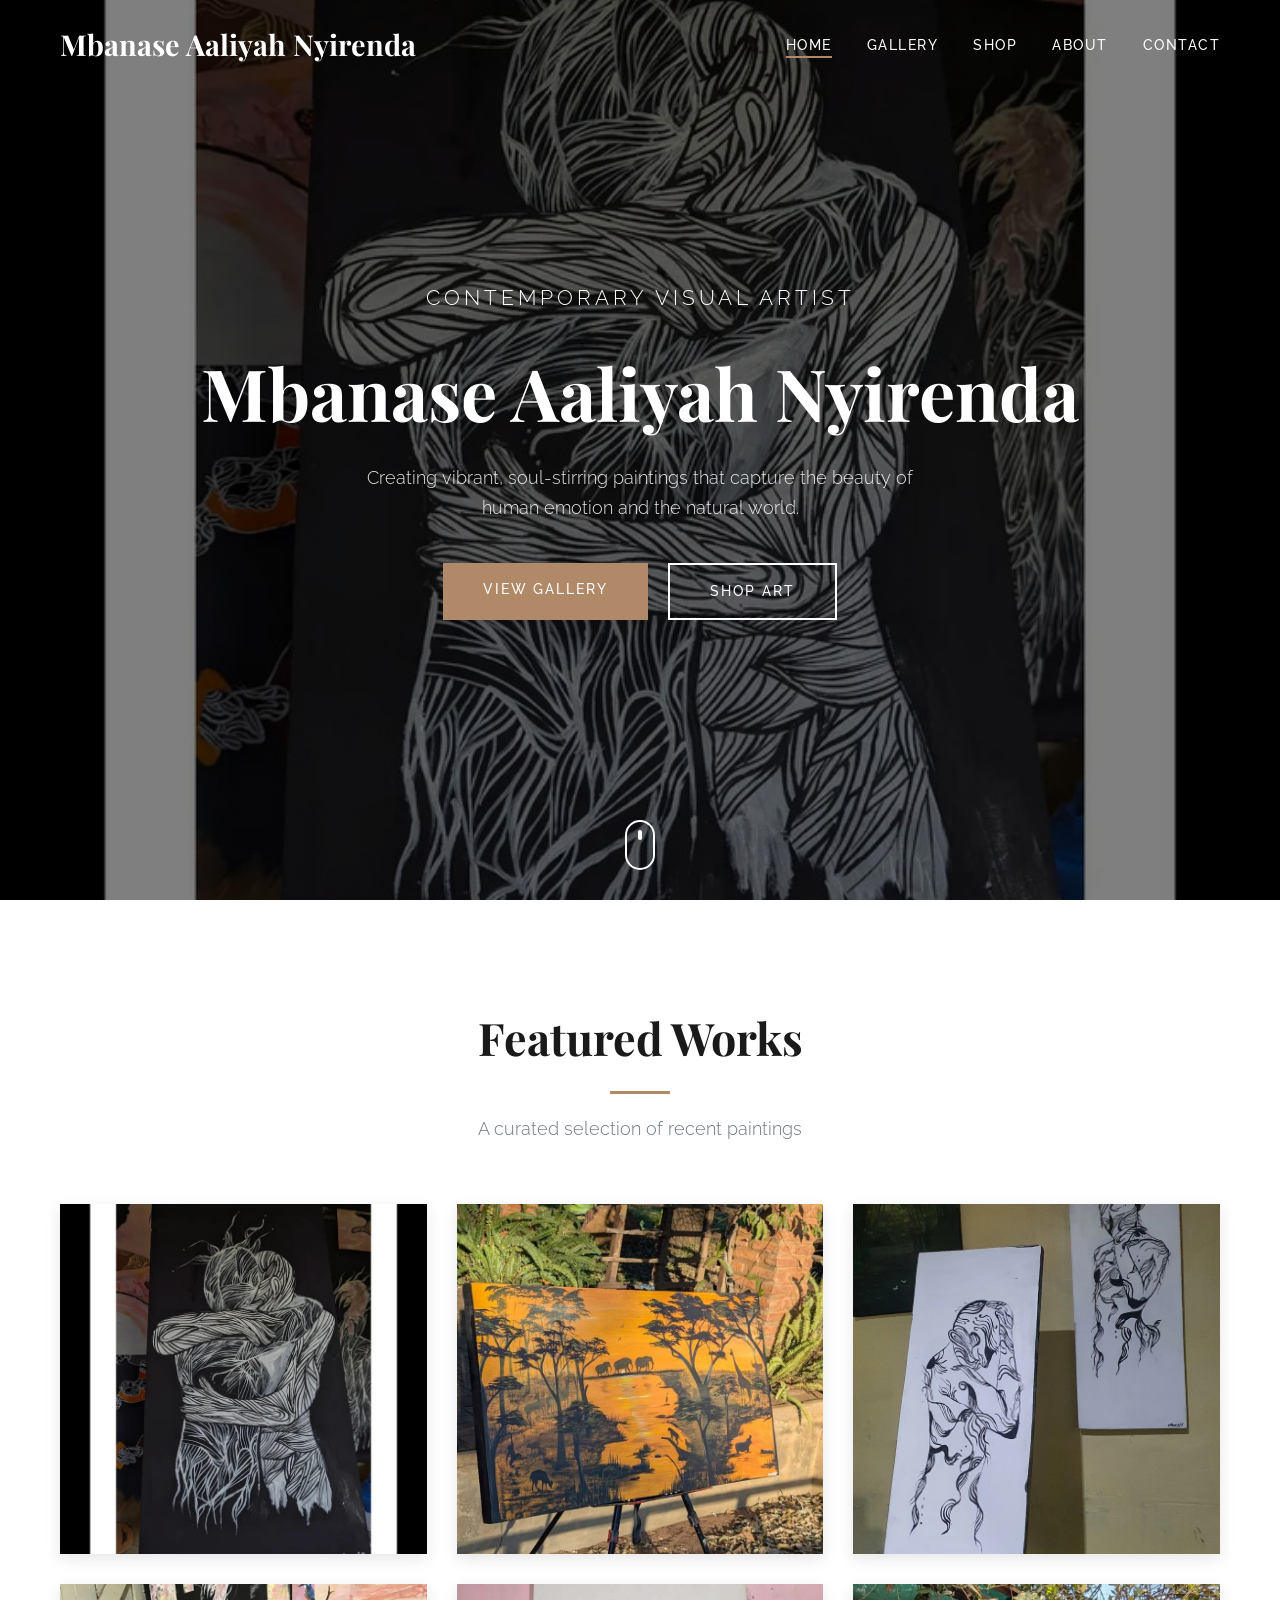
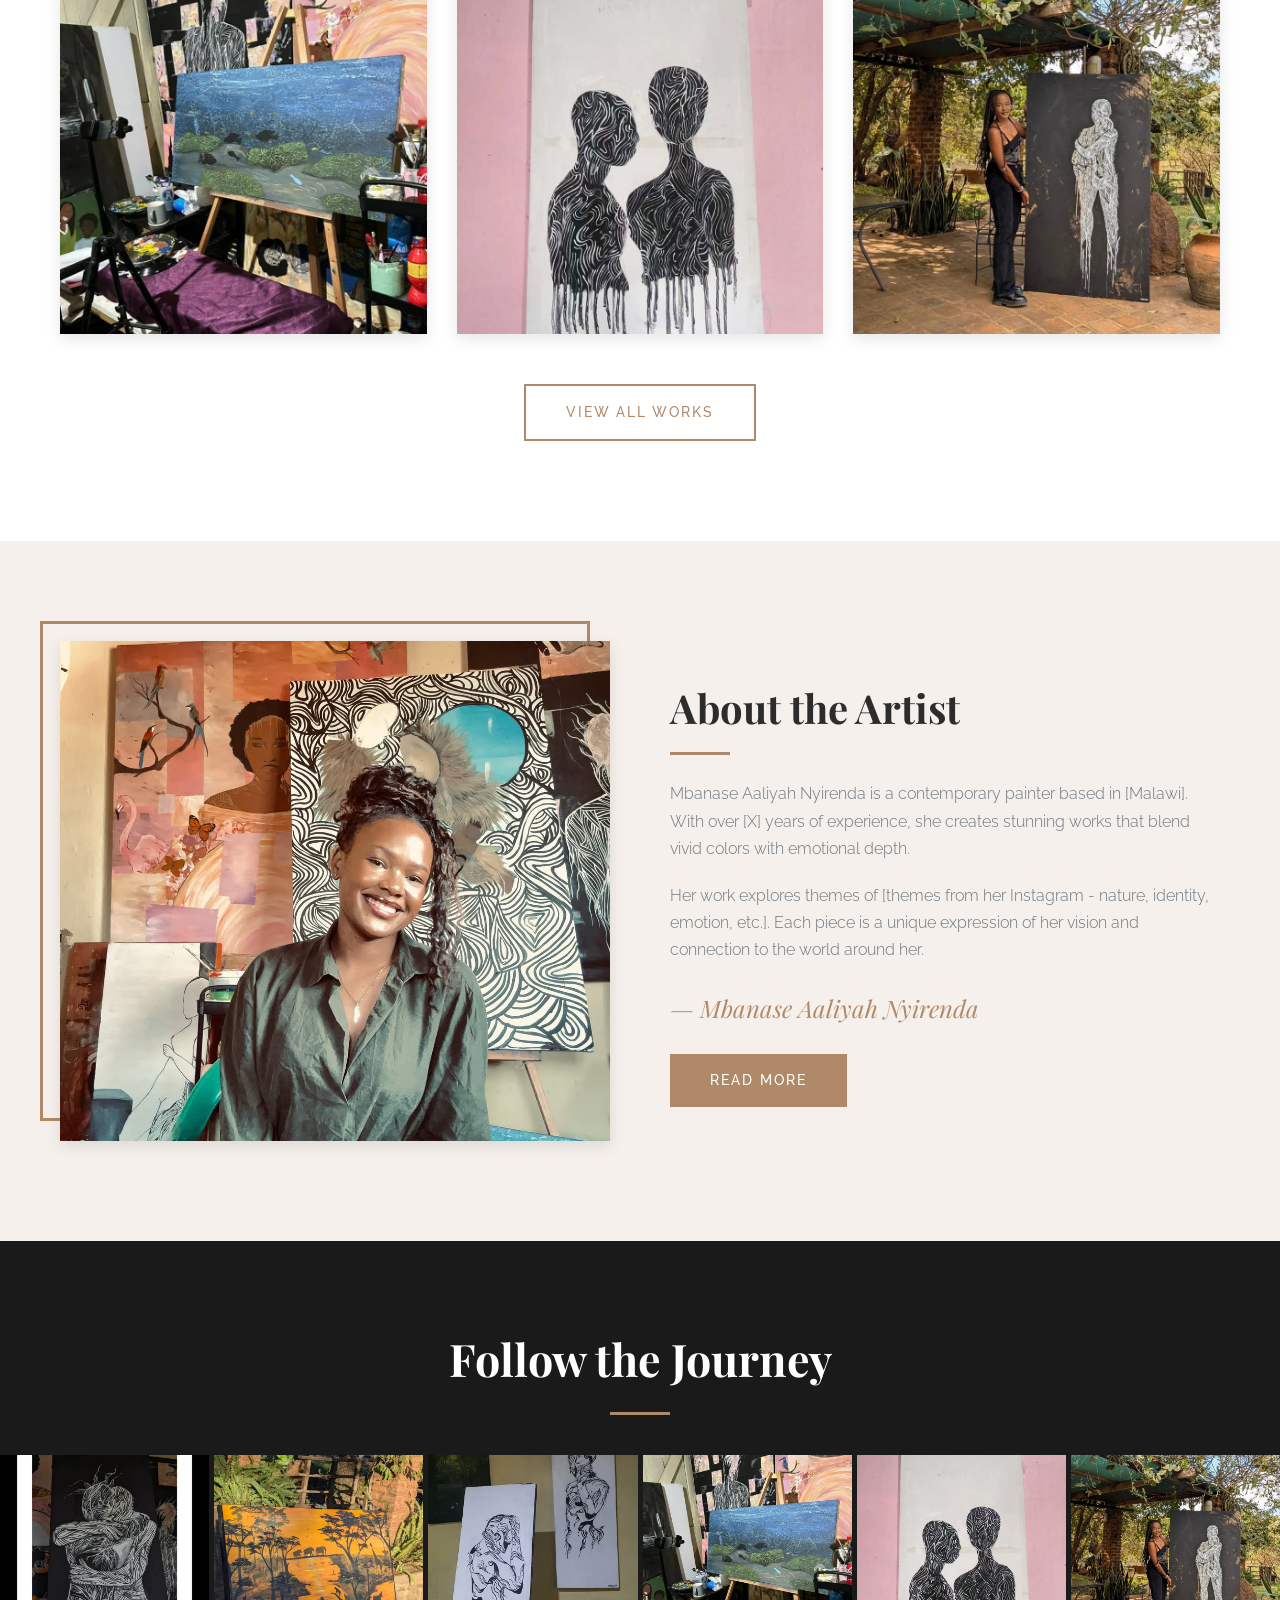
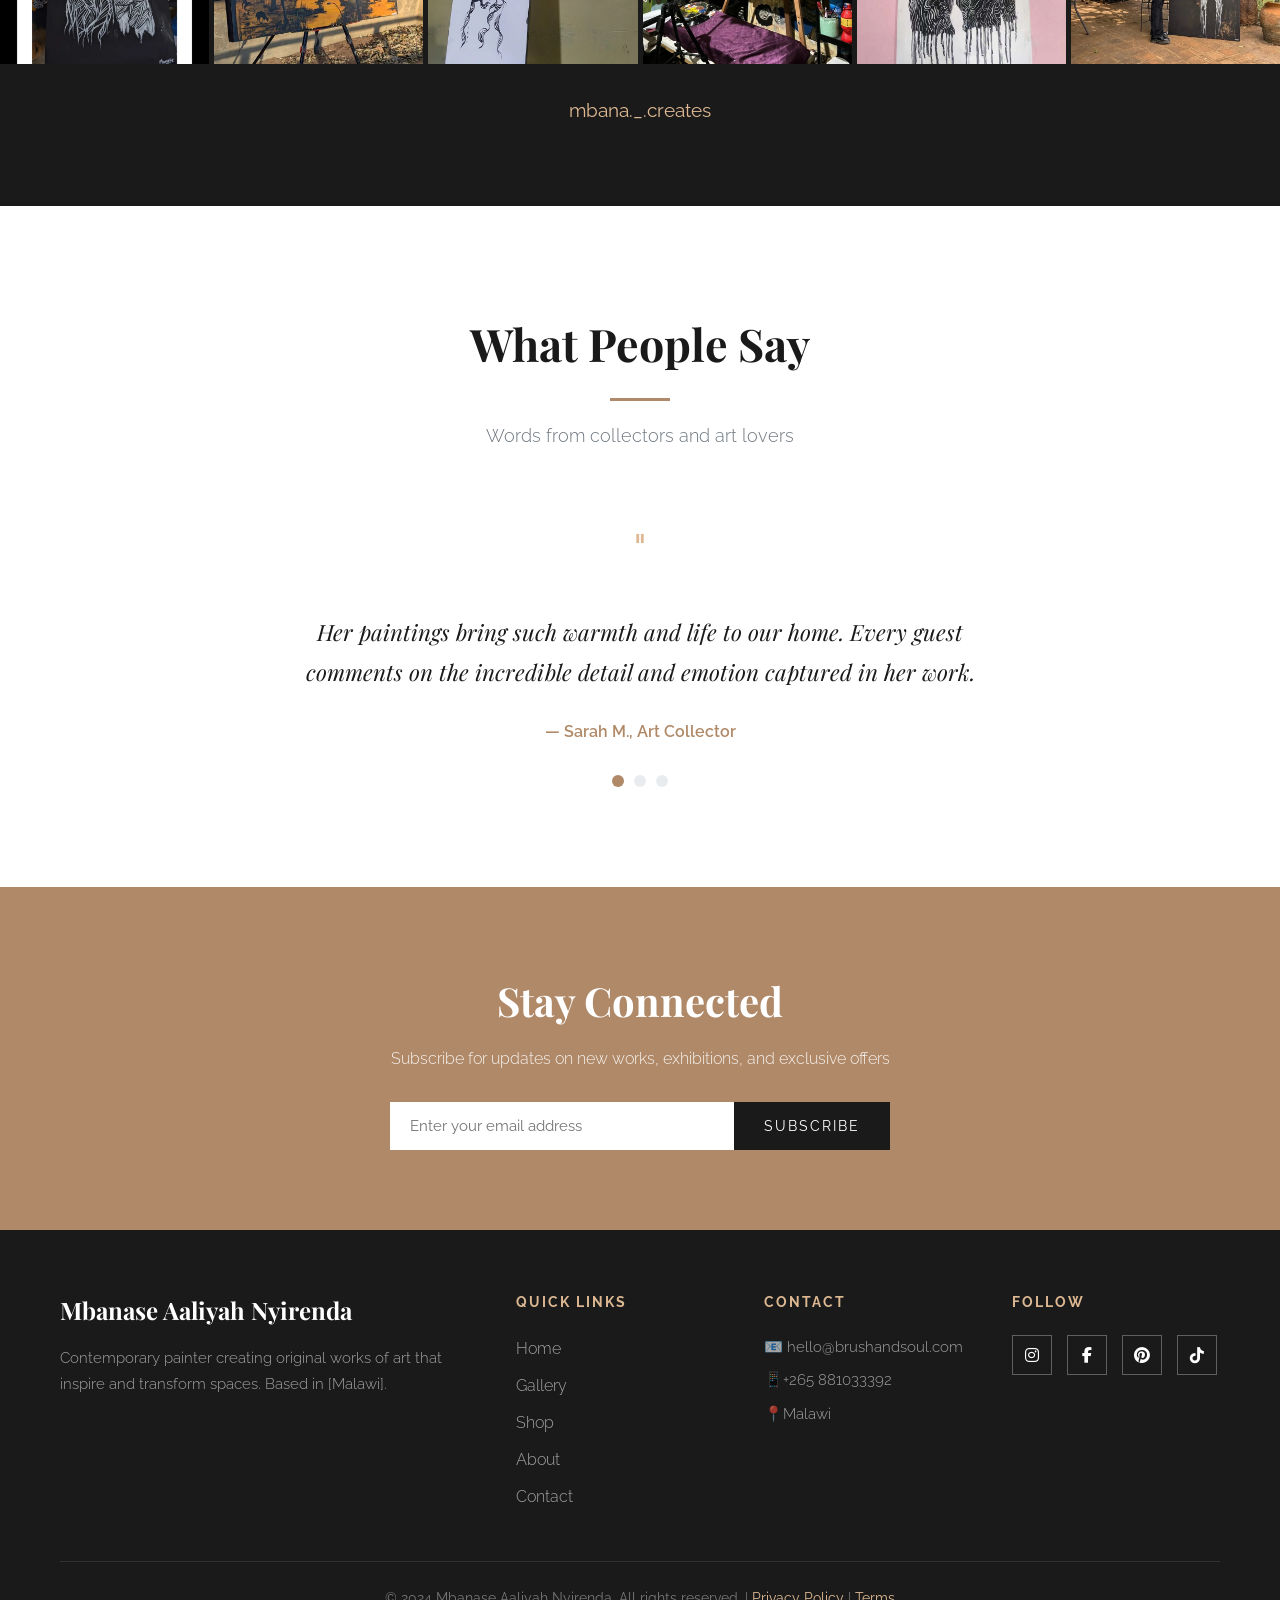
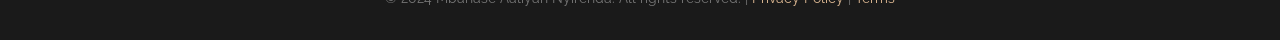
<file: index.html>
<!DOCTYPE html>
<html lang="en">
<head>
  <meta charset="UTF-8">
  <meta name="viewport" content="width=device-width, initial-scale=1.0">
  <meta name="description" content="Original paintings by Mbanase Aaliyah Nyirenda. Explore unique contemporary art, purchase original works and prints.">
  <title>Mbanase Aaliyah Nyirenda | Professional Painter & Visual Artist</title>
  <link rel="stylesheet" href="css/style.css">
  <!-- Font Awesome for Icons -->
  <link rel="stylesheet" href="https://cdnjs.cloudflare.com/ajax/libs/font-awesome/6.4.0/css/all.min.css">
</head>
<body>

  <!-- ==================== NAVIGATION ==================== -->
  <nav class="navbar" id="navbar">
    <div class="container">
      <!-- 🔄 CHANGE: Replace with Mbanase Aaliyah Nyirenda -->
      <a href="index.html" class="nav-logo">Mbanase Aaliyah Nyirenda</a>
      
      <ul class="nav-links" id="navLinks">
        <li><a href="index.html" class="active">Home</a></li>
        <li><a href="gallery.html">Gallery</a></li>
        <li><a href="shop.html">Shop</a></li>
        <li><a href="about.html">About</a></li>
        <li><a href="contact.html">Contact</a></li>
      </ul>

      <div class="nav-toggle" id="navToggle">
        <span></span>
        <span></span>
        <span></span>
      </div>
    </div>
  </nav>

  <!-- ==================== HERO SECTION ==================== -->
  <section class="hero">
    <div class="hero-bg" style="background: url('images/paintings/painting1.jpg') center/cover no-repeat;"></div>
      <!-- 🔄 CHANGE: Use her best painting as background -->
    </div>
    <div class="hero-overlay"></div>
    <div class="hero-content">
      <!-- 🔄 CHANGE: Artist's tagline from her Instagram bio -->
      <p class="tagline">Contemporary Visual Artist</p>
      <h1>Mbanase Aaliyah Nyirenda</h1>
      <p class="hero-description">
        <!-- 🔄 CHANGE: Copy a short description from her Instagram bio -->
        Creating vibrant, soul-stirring paintings that capture the 
        beauty of human emotion and the natural world.
      </p>
      <div class="hero-buttons">
        <a href="gallery.html" class="btn btn-primary">View Gallery</a>
        <a href="shop.html" class="btn btn-outline">Shop Art</a>
      </div>
    </div>
    <div class="scroll-down">
      <span></span>
    </div>
  </section>

  <!-- ==================== FEATURED WORKS ==================== -->
  <section class="section featured-works">
    <div class="container">
      <h2 class="section-title">Featured Works</h2>
      <div class="section-line"></div>
      <p class="section-subtitle">A curated selection of recent paintings</p>

      <div class="works-grid">
        <!-- 🔄 CHANGE: Replace images & titles with her actual paintings -->
        
        <!-- Work 1 -->
        <div class="work-card fade-in">
          <img src="images/paintings/painting1.jpg" alt="Painting Title 1">
          <div class="work-overlay">
            <h3>Painting Title 1</h3>
            <p>Oil on Canvas • 24" × 36"</p>
          </div>
        </div>

        <!-- Work 2 -->
        <div class="work-card fade-in">
          <img src="images/paintings/painting2.jpg" alt="Painting Title 2">
          <div class="work-overlay">
            <h3>Painting Title 2</h3>
            <p>Acrylic on Canvas • 30" × 40"</p>
          </div>
        </div>

        <!-- Work 3 -->
        <div class="work-card fade-in">
          <img src="images/paintings/painting3.jpg" alt="Painting Title 3">
          <div class="work-overlay">
            <h3>Painting Title 3</h3>
            <p>Watercolor • 18" × 24"</p>
          </div>
        </div>

        <!-- Work 4 -->
        <div class="work-card fade-in">
          <img src="images/paintings/painting4.jpg" alt="Painting Title 4">
          <div class="work-overlay">
            <h3>Painting Title 4</h3>
            <p>Oil on Canvas • 36" × 48"</p>
          </div>
        </div>

        <!-- Work 5 -->
        <div class="work-card fade-in">
          <img src="images/paintings/painting5.jpg" alt="Painting Title 5">
          <div class="work-overlay">
            <h3>Painting Title 5</h3>
            <p>Mixed Media • 24" × 24"</p>
          </div>
        </div>

        <!-- Work 6 -->
        <div class="work-card fade-in">
          <img src="images/paintings/painting6.jpg" alt="Painting Title 6">
          <div class="work-overlay">
            <h3>Painting Title 6</h3>
            <p>Acrylic on Canvas • 20" × 30"</p>
          </div>
        </div>
      </div>

      <div style="text-align: center; margin-top: 50px;">
        <a href="gallery.html" class="btn btn-outline">View All Works</a>
      </div>
    </div>
  </section>

  <!-- ==================== ABOUT PREVIEW ==================== -->
  <section class="section about-preview">
    <div class="container">
      <div class="about-grid">
        <div class="about-image fade-in">
          <!-- 🔄 CHANGE: Use her profile photo or photo of her painting -->
          <img src="images/profile.jpg" alt="Mbanase Aaliyah Nyirenda">
          <div class="about-image-decoration"></div>
        </div>
        <div class="about-text fade-in">
          <h2>About the Artist</h2>
          <div class="line"></div>
          <!-- 🔄 CHANGE: Copy/adapt her Instagram bio and description -->
          <p>
            Mbanase Aaliyah Nyirenda is a contemporary painter based in [Malawi]. 
            With over [X] years of experience, she creates stunning works that 
            blend vivid colors with emotional depth.
          </p>
          <p>
            Her work explores themes of [themes from her Instagram - nature, 
            identity, emotion, etc.]. Each piece is a unique expression of 
            her vision and connection to the world around her.
          </p>
          <p class="signature">— Mbanase Aaliyah Nyirenda</p>
          <a href="about.html" class="btn btn-primary">Read More</a>
        </div>
      </div>
    </div>
  </section>

  <!-- ==================== INSTAGRAM SECTION ==================== -->
  <section class="instagram-section">
    <div class="container">
      <h2 class="section-title">Follow the Journey</h2>
      <div class="section-line"></div>
    </div>
    <div class="instagram-grid">
      <!-- 🔄 CHANGE: Use 6 of her Instagram post images -->
      <div class="insta-item">
        <img src="images/paintings/painting1.jpg" alt="Instagram Post">
        <div class="insta-overlay"><i class="fab fa-instagram"></i></div>
      </div>
      <div class="insta-item">
        <img src="images/paintings/painting2.jpg" alt="Instagram Post">
        <div class="insta-overlay"><i class="fab fa-instagram"></i></div>
      </div>
      <div class="insta-item">
        <img src="images/paintings/painting3.jpg" alt="Instagram Post">
        <div class="insta-overlay"><i class="fab fa-instagram"></i></div>
      </div>
      <div class="insta-item">
        <img src="images/paintings/painting4.jpg" alt="Instagram Post">
        <div class="insta-overlay"><i class="fab fa-instagram"></i></div>
      </div>
      <div class="insta-item">
        <img src="images/paintings/painting5.jpg" alt="Instagram Post">
        <div class="insta-overlay"><i class="fab fa-instagram"></i></div>
      </div>
      <div class="insta-item">
        <img src="images/paintings/painting6.jpg" alt="Instagram Post">
        <div class="insta-overlay"><i class="fab fa-instagram"></i></div>
      </div>
    </div>
    <p class="instagram-handle">
      <!-- 🔄 CHANGE: Replace with her actual Instagram handle -->
      <a href="https://instagram.com/herhandle" target="_blank">
      mbana._.creates
      </a>
    </p>
  </section>

  <!-- ==================== TESTIMONIALS ==================== -->
  <section class="section testimonials">
    <div class="container">
      <h2 class="section-title">What People Say</h2>
      <div class="section-line"></div>
      <p class="section-subtitle">Words from collectors and art lovers</p>

      <div class="testimonial-slider">
        <!-- 🔄 CHANGE: Use real testimonials or comments from Instagram -->
        <div class="testimonial-item active">
          <div class="quote-icon">"</div>
          <blockquote>
            Her paintings bring such warmth and life to our home. 
            Every guest comments on the incredible detail and emotion 
            captured in her work.
          </blockquote>
          <p class="author">— Sarah M., Art Collector</p>
        </div>

        <div class="testimonial-item">
          <div class="quote-icon">"</div>
          <blockquote>
            Working with Mbanase Aaliyah Nyirenda on a commissioned piece was an 
            absolute joy. She truly listened to our vision and created 
            something beyond our expectations.
          </blockquote>
          <p class="author">— James K., Commission Client</p>
        </div>

        <div class="testimonial-item">
          <div class="quote-icon">"</div>
          <blockquote>
            One of the most talented painters I've had the pleasure 
            of exhibiting. Her use of color is simply extraordinary.
          </blockquote>
          <p class="author">— Gallery Director</p>
        </div>
      </div>

      <div class="testimonial-dots">
        <span class="dot active" data-index="0"></span>
        <span class="dot" data-index="1"></span>
        <span class="dot" data-index="2"></span>
      </div>
    </div>
  </section>

  <!-- ==================== NEWSLETTER ==================== -->
  <section class="newsletter">
    <div class="container">
      <h2>Stay Connected</h2>
      <p>Subscribe for updates on new works, exhibitions, and exclusive offers</p>
      <form class="newsletter-form" id="newsletterForm">
        <input type="email" placeholder="Enter your email address" required>
        <button type="submit">Subscribe</button>
      </form>
    </div>
  </section>

  <!-- ==================== FOOTER ==================== -->
  <footer class="footer">
    <div class="container">
      <div class="footer-grid">
        <div class="footer-about">
          <!-- 🔄 CHANGE: Mbanase Aaliyah Nyirenda and description -->
          <h3>Mbanase Aaliyah Nyirenda</h3>
          <p>
            Contemporary painter creating original works of art 
            that inspire and transform spaces. Based in [Malawi].
          </p>
        </div>

        <div class="footer-links">
          <h4>Quick Links</h4>
          <ul>
            <li><a href="index.html">Home</a></li>
            <li><a href="gallery.html">Gallery</a></li>
            <li><a href="shop.html">Shop</a></li>
            <li><a href="about.html">About</a></li>
            <li><a href="contact.html">Contact</a></li>
          </ul>
        </div>

        <div class="footer-contact">
          <h4>Contact</h4>
          <!-- 🔄 CHANGE: Real contact info -->
          <p>📧 hello@brushandsoul.com</p>
          <p>📱+265 881033392</p>
          <p>📍Malawi</p>
        </div>

        <div class="footer-social">
          <h4>Follow</h4>
          <div class="social-icons">
            <!-- 🔄 CHANGE: Replace with real social links -->
            <a href="https://instagram.com/mbana._.creates" target="_blank"><i class="fab fa-instagram"></i></a>
            <a href="#" target="_blank"><i class="fab fa-facebook-f"></i></a>
            <a href="#" target="_blank"><i class="fab fa-pinterest"></i></a>
            <a href="#" target="_blank"><i class="fab fa-tiktok"></i></a>
          </div>
        </div>
      </div>

      <div class="footer-bottom">
        <p>&copy; 2024 Mbanase Aaliyah Nyirenda. All rights reserved. | 
          <a href="#" style="color: var(--accent-color);">Privacy Policy</a> | 
          <a href="#" style="color: var(--accent-color);">Terms</a>
        </p>
      </div>
    </div>
  </footer>

  <script src="js/script.js"></script>
</body>
</html>
</file>
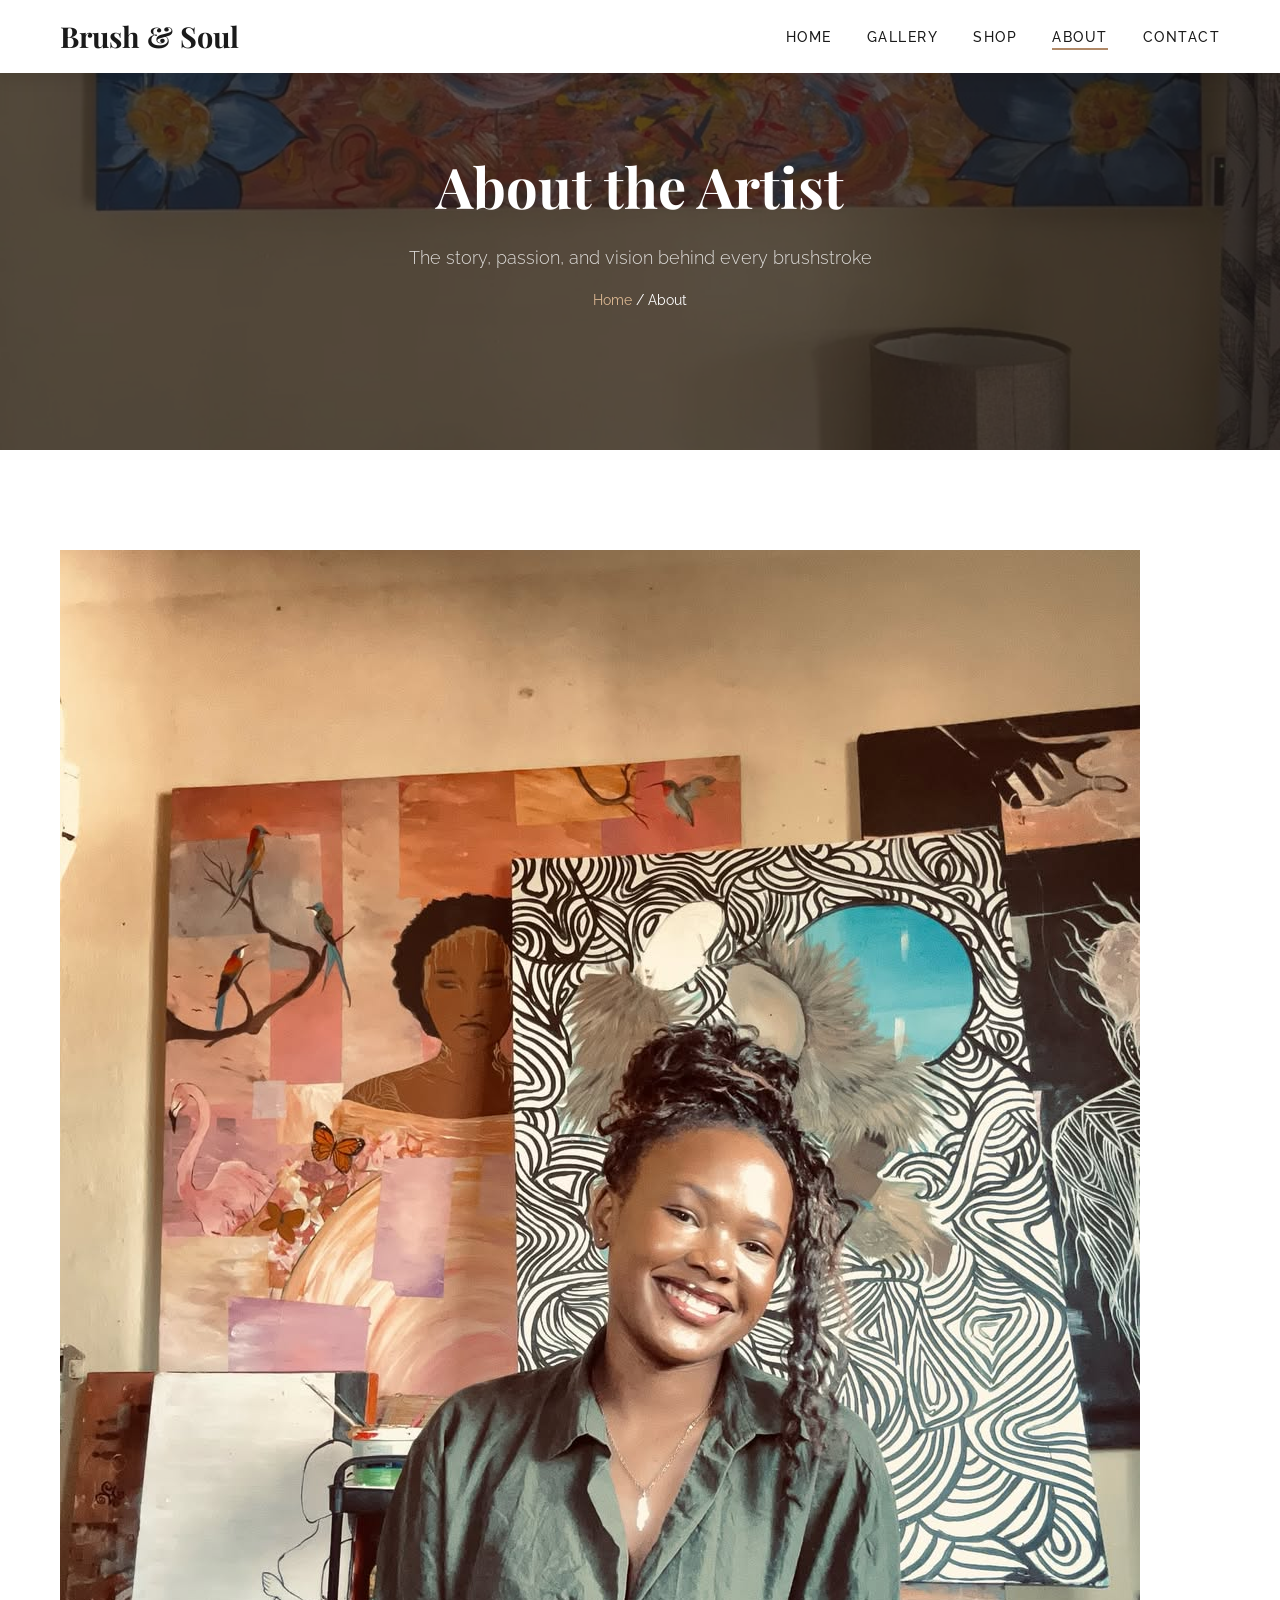
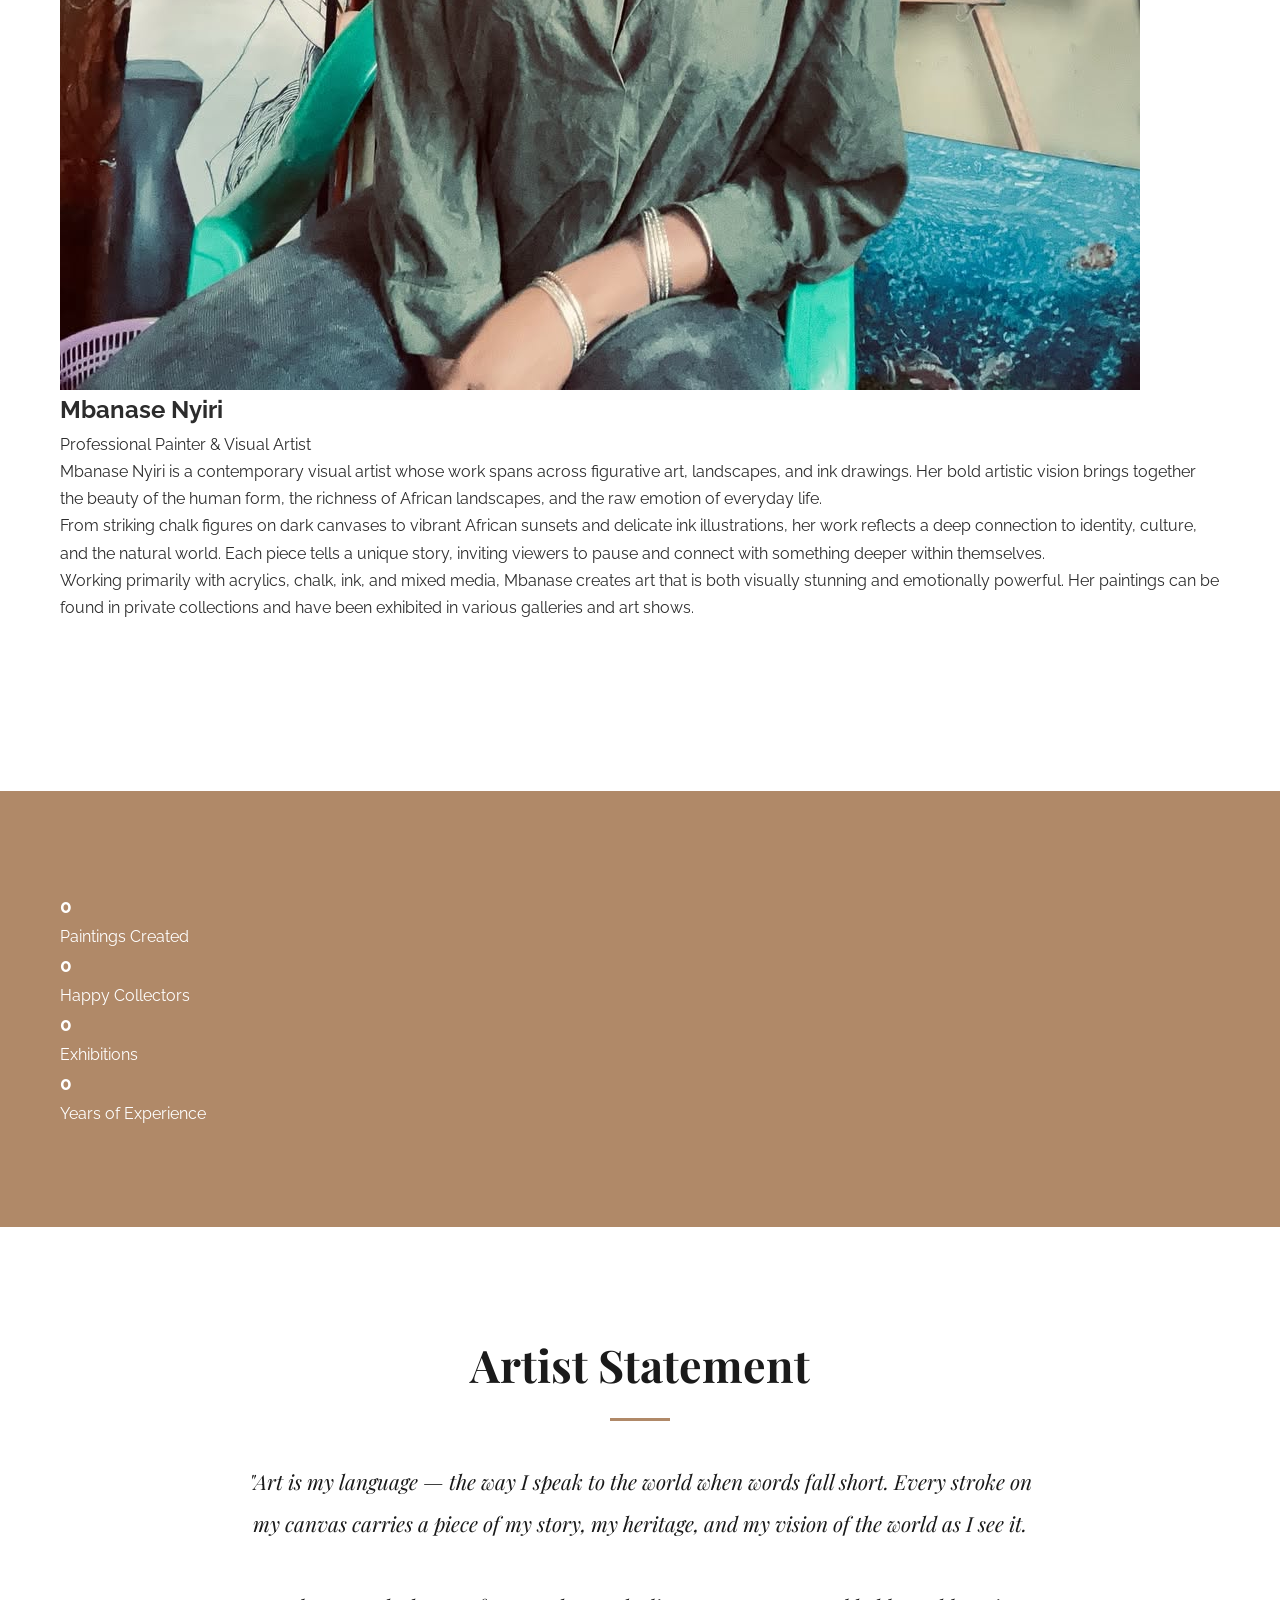
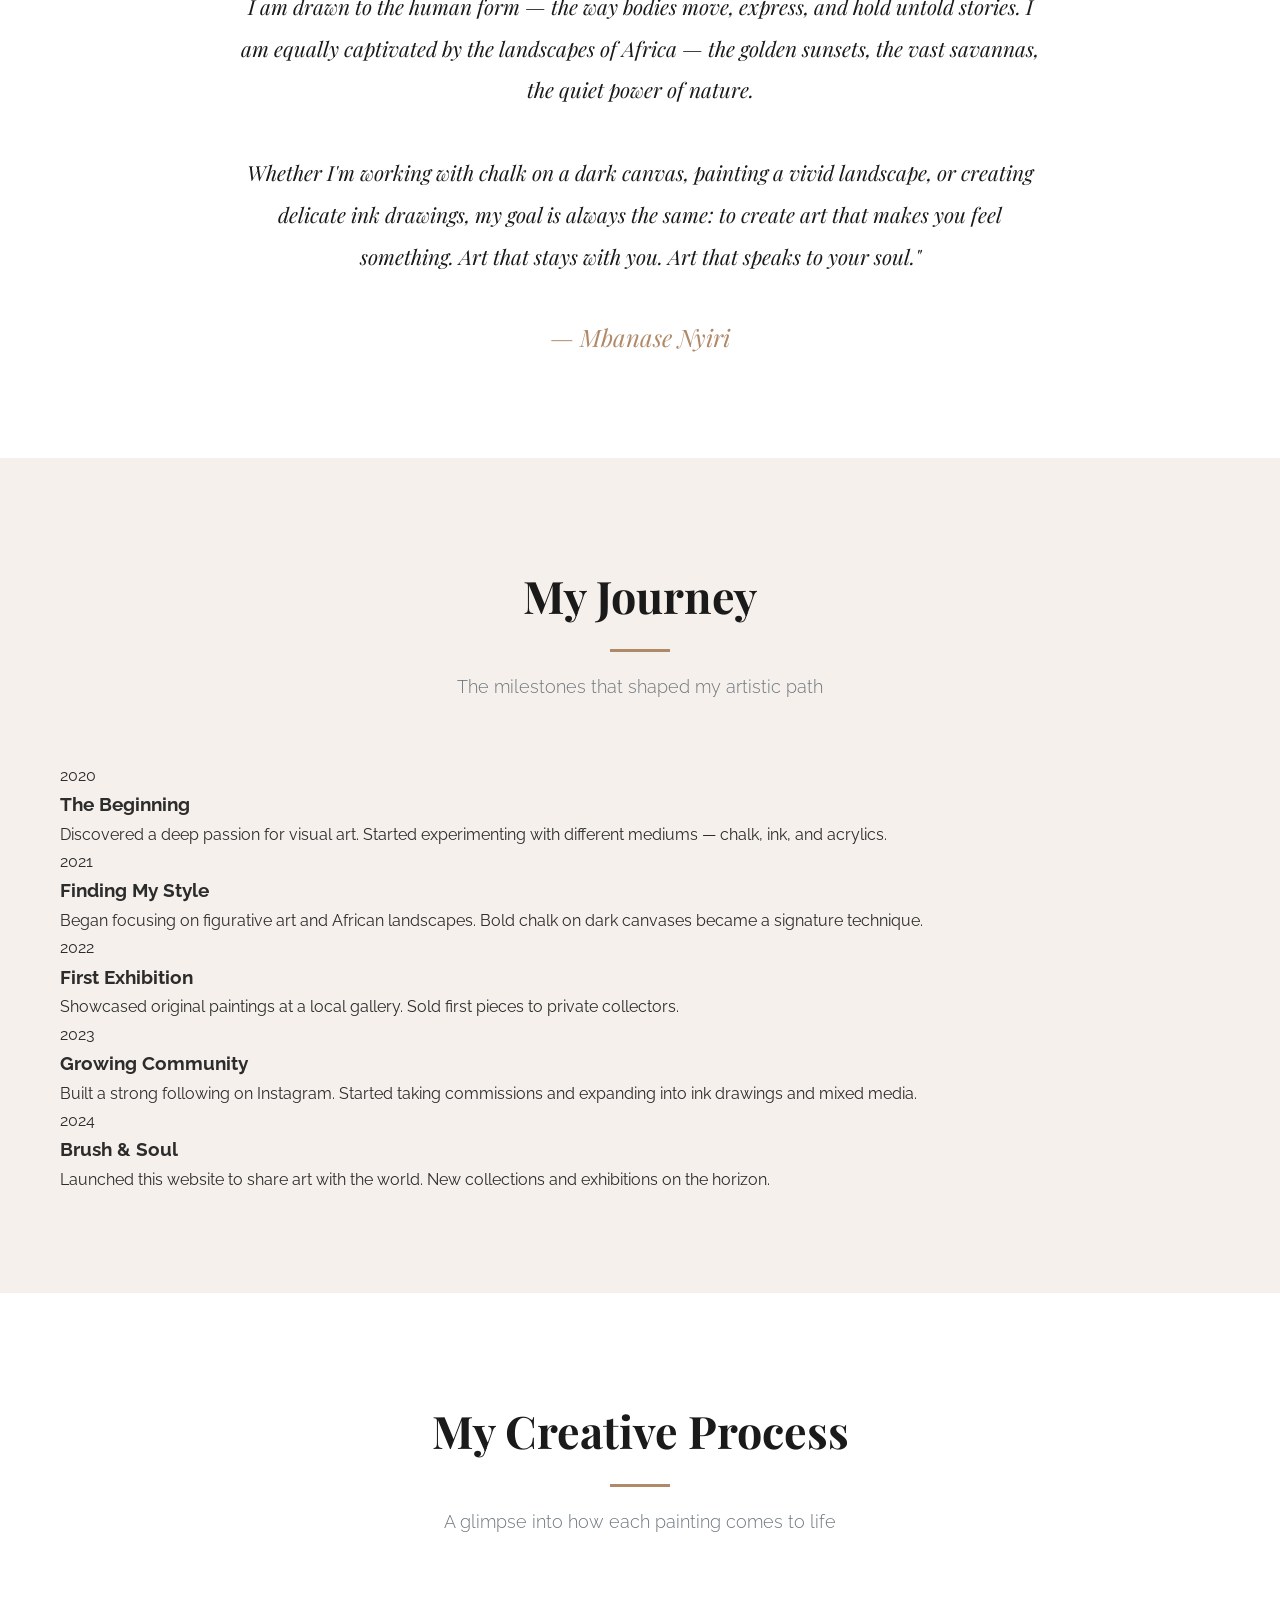
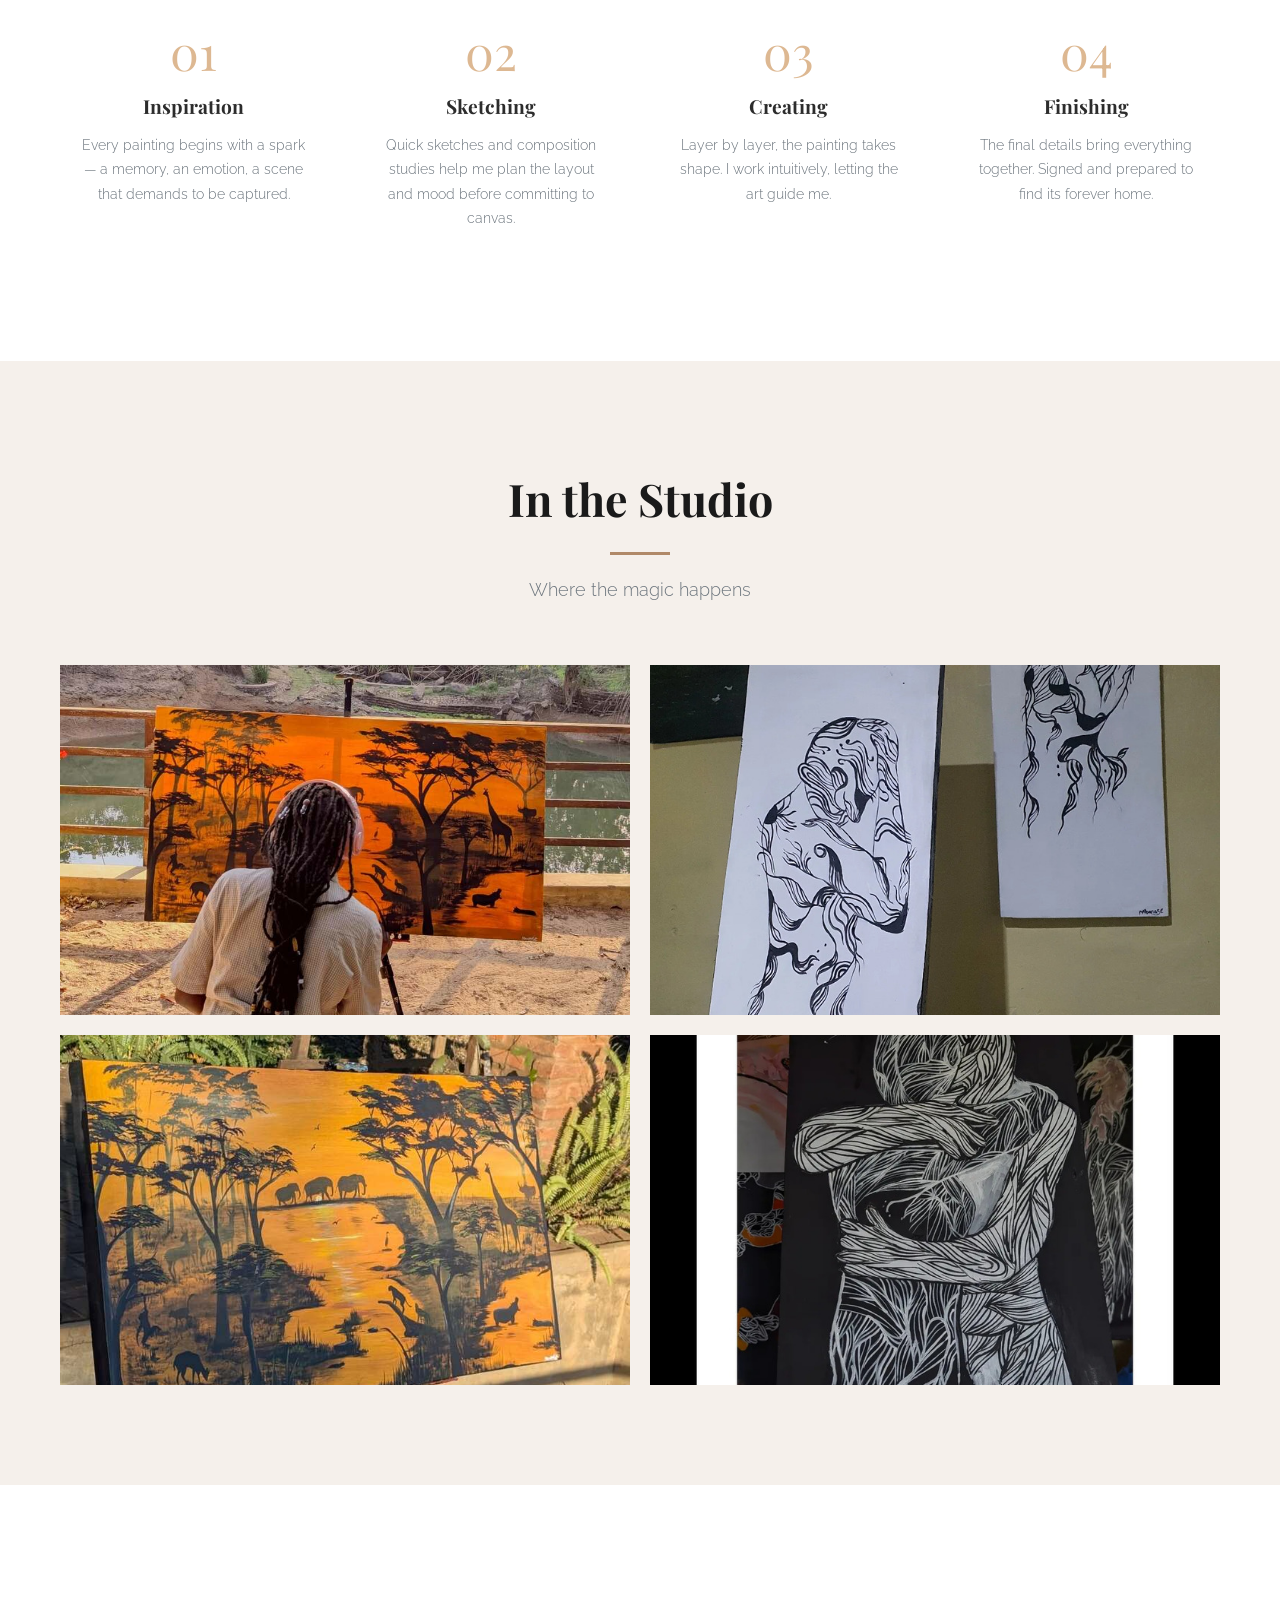
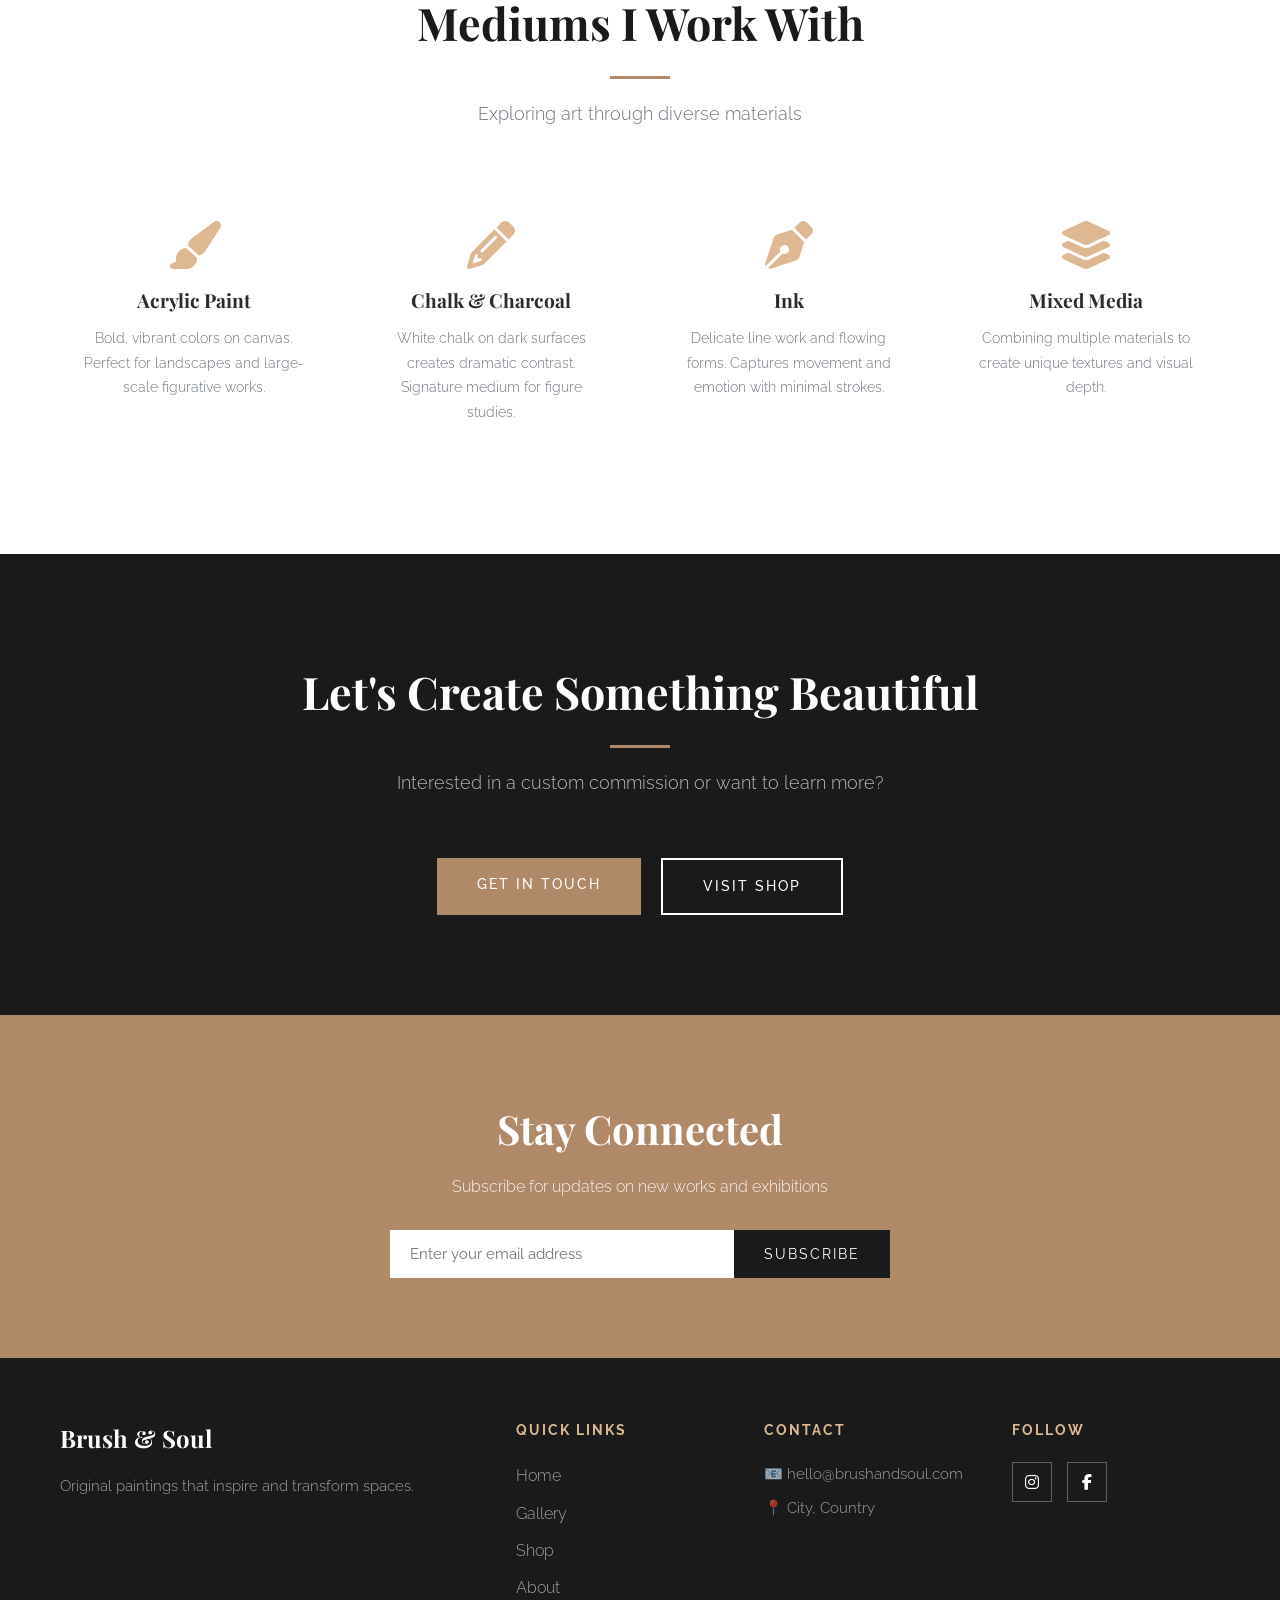
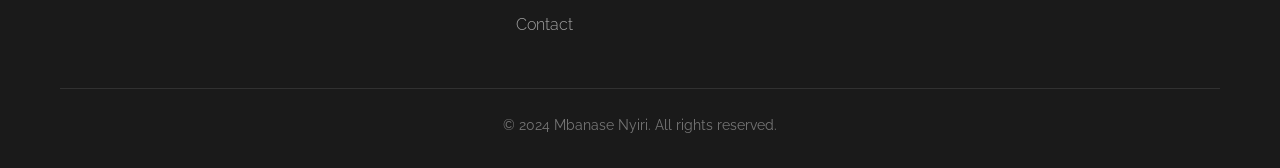
<file: about.html>
<!DOCTYPE html>
<html lang="en">
<head>
  <meta charset="UTF-8">
  <meta name="viewport" content="width=device-width, initial-scale=1.0">
  <meta name="description" content="Learn about Mbanase Nyiri, a professional painter creating stunning contemporary artwork.">
  <title>About | Mbanase Nyiri — Brush & Soul</title>
  <link rel="stylesheet" href="css/style.css">
  <link rel="stylesheet" href="https://cdnjs.cloudflare.com/ajax/libs/font-awesome/6.4.0/css/all.min.css">
</head>
<body>

  <!-- NAVIGATION -->
  <nav class="navbar scrolled" id="navbar">
    <div class="container">
      <a href="index.html" class="nav-logo">Brush & Soul</a>
      <ul class="nav-links" id="navLinks">
        <li><a href="index.html">Home</a></li>
        <li><a href="gallery.html">Gallery</a></li>
        <li><a href="shop.html">Shop</a></li>
        <li><a href="about.html" class="active">About</a></li>
        <li><a href="contact.html">Contact</a></li>
      </ul>
      <div class="nav-toggle" id="navToggle">
        <span></span><span></span><span></span>
      </div>
    </div>
  </nav>

  <!-- PAGE HEADER -->
  <div class="page-header">
    <div class="page-header-content">
      <h1>About the Artist</h1>
      <p>The story, passion, and vision behind every brushstroke</p>
      <div class="breadcrumb">
        <a href="index.html">Home</a> / About
      </div>
    </div>
  </div>

  <!-- ABOUT HERO -->
  <section class="section">
    <div class="container">
      <div class="about-hero">
        <div class="about-hero-image">
          <img src="images/profile.jpg" alt="Mbanase Nyiri">
        </div>
        <div class="about-hero-text">
          <h2>Mbanase Nyiri</h2>
          <p class="artist-title">Professional Painter & Visual Artist</p>
          <p>
            Mbanase Nyiri is a contemporary visual artist whose work 
            spans across figurative art, landscapes, and ink drawings. 
            Her bold artistic vision brings together the beauty of the 
            human form, the richness of African landscapes, and the 
            raw emotion of everyday life.
          </p>
          <p>
            From striking chalk figures on dark canvases to vibrant 
            African sunsets and delicate ink illustrations, her work 
            reflects a deep connection to identity, culture, and 
            the natural world. Each piece tells a unique story, 
            inviting viewers to pause and connect with something 
            deeper within themselves.
          </p>
          <p>
            Working primarily with acrylics, chalk, ink, and mixed 
            media, Mbanase creates art that is both visually stunning 
            and emotionally powerful. Her paintings can be found in 
            private collections and have been exhibited in various 
            galleries and art shows.
          </p>
          <div style="margin-top: 30px;">
            <div class="social-icons">
              <a href="https://instagram.com/her_real_handle" target="_blank"><i class="fab fa-instagram"></i></a>
              <a href="#" target="_blank"><i class="fab fa-facebook-f"></i></a>
            </div>
          </div>
        </div>
      </div>
    </div>
  </section>

  <!-- STATS -->
  <section class="section" style="background: var(--secondary-color); color: white;">
    <div class="container">
      <div class="stats-grid">
        <div class="stat-item">
          <h3 class="counter" data-target="50">0</h3>
          <p>Paintings Created</p>
        </div>
        <div class="stat-item">
          <h3 class="counter" data-target="30">0</h3>
          <p>Happy Collectors</p>
        </div>
        <div class="stat-item">
          <h3 class="counter" data-target="5">0</h3>
          <p>Exhibitions</p>
        </div>
        <div class="stat-item">
          <h3 class="counter" data-target="4">0</h3>
          <p>Years of Experience</p>
        </div>
      </div>
    </div>
  </section>

  <!-- ARTIST STATEMENT -->
  <section class="section">
    <div class="container">
      <div class="artist-statement">
        <h2 class="section-title">Artist Statement</h2>
        <div class="section-line"></div>
        <div class="statement-content">
          <blockquote>
            "Art is my language — the way I speak to the world when 
            words fall short. Every stroke on my canvas carries a 
            piece of my story, my heritage, and my vision of the 
            world as I see it.
            <br><br>
            I am drawn to the human form — the way bodies move, 
            express, and hold untold stories. I am equally captivated 
            by the landscapes of Africa — the golden sunsets, the 
            vast savannas, the quiet power of nature.
            <br><br>
            Whether I'm working with chalk on a dark canvas, painting 
            a vivid landscape, or creating delicate ink drawings, my 
            goal is always the same: to create art that makes you 
            feel something. Art that stays with you. Art that speaks 
            to your soul."
          </blockquote>
          <p class="statement-signature">— Mbanase Nyiri</p>
        </div>
      </div>
    </div>
  </section>

  <!-- JOURNEY TIMELINE -->
  <section class="section" style="background: var(--light-color);">
    <div class="container">
      <h2 class="section-title">My Journey</h2>
      <div class="section-line"></div>
      <p class="section-subtitle">The milestones that shaped my artistic path</p>

      <div class="timeline">
        <div class="timeline-item">
          <div class="timeline-dot"></div>
          <div class="timeline-content">
            <span class="year">2020</span>
            <h3>The Beginning</h3>
            <p>Discovered a deep passion for visual art. Started 
               experimenting with different mediums — chalk, ink, 
               and acrylics.</p>
          </div>
        </div>

        <div class="timeline-item">
          <div class="timeline-dot"></div>
          <div class="timeline-content">
            <span class="year">2021</span>
            <h3>Finding My Style</h3>
            <p>Began focusing on figurative art and African landscapes. 
               Bold chalk on dark canvases became a signature technique.</p>
          </div>
        </div>

        <div class="timeline-item">
          <div class="timeline-dot"></div>
          <div class="timeline-content">
            <span class="year">2022</span>
            <h3>First Exhibition</h3>
            <p>Showcased original paintings at a local gallery. 
               Sold first pieces to private collectors.</p>
          </div>
        </div>

        <div class="timeline-item">
          <div class="timeline-dot"></div>
          <div class="timeline-content">
            <span class="year">2023</span>
            <h3>Growing Community</h3>
            <p>Built a strong following on Instagram. Started taking 
               commissions and expanding into ink drawings and mixed media.</p>
          </div>
        </div>

        <div class="timeline-item">
          <div class="timeline-dot"></div>
          <div class="timeline-content">
            <span class="year">2024</span>
            <h3>Brush & Soul</h3>
            <p>Launched this website to share art with the world. 
               New collections and exhibitions on the horizon.</p>
          </div>
        </div>
      </div>
    </div>
  </section>

  <!-- CREATIVE PROCESS -->
  <section class="section">
    <div class="container">
      <h2 class="section-title">My Creative Process</h2>
      <div class="section-line"></div>
      <p class="section-subtitle">A glimpse into how each painting comes to life</p>

      <div class="process-grid">
        <div class="process-step">
          <div class="process-number">01</div>
          <h3>Inspiration</h3>
          <p>Every painting begins with a spark — a memory, an emotion, 
             a scene that demands to be captured.</p>
        </div>
        <div class="process-step">
          <div class="process-number">02</div>
          <h3>Sketching</h3>
          <p>Quick sketches and composition studies help me plan the 
             layout and mood before committing to canvas.</p>
        </div>
        <div class="process-step">
          <div class="process-number">03</div>
          <h3>Creating</h3>
          <p>Layer by layer, the painting takes shape. I work intuitively, 
             letting the art guide me.</p>
        </div>
        <div class="process-step">
          <div class="process-number">04</div>
          <h3>Finishing</h3>
          <p>The final details bring everything together. Signed and 
             prepared to find its forever home.</p>
        </div>
      </div>
    </div>
  </section>

  <!-- IN THE STUDIO -->
  <section class="section" style="background: var(--light-color);">
    <div class="container">
      <h2 class="section-title">In the Studio</h2>
      <div class="section-line"></div>
      <p class="section-subtitle">Where the magic happens</p>

      <div class="studio-grid">
        <div class="studio-item">
          <img src="images/about/artist-working.jpg" alt="Artist in studio">
        </div>
        <div class="studio-item">
          <img src="images/paintings/painting3.jpg" alt="Ink drawings">
        </div>
        <div class="studio-item">
          <img src="images/paintings/painting2.jpg" alt="African Sunset">
        </div>
        <div class="studio-item">
          <img src="images/paintings/painting1.jpg" alt="Figure art">
        </div>
      </div>
    </div>
  </section>

  <!-- MEDIUMS -->
  <section class="section">
    <div class="container">
      <h2 class="section-title">Mediums I Work With</h2>
      <div class="section-line"></div>
      <p class="section-subtitle">Exploring art through diverse materials</p>

      <div class="process-grid">
        <div class="process-step">
          <div class="process-number"><i class="fas fa-paint-brush"></i></div>
          <h3>Acrylic Paint</h3>
          <p>Bold, vibrant colors on canvas. Perfect for landscapes 
             and large-scale figurative works.</p>
        </div>
        <div class="process-step">
          <div class="process-number"><i class="fas fa-pencil-alt"></i></div>
          <h3>Chalk & Charcoal</h3>
          <p>White chalk on dark surfaces creates dramatic contrast. 
             Signature medium for figure studies.</p>
        </div>
        <div class="process-step">
          <div class="process-number"><i class="fas fa-pen-nib"></i></div>
          <h3>Ink</h3>
          <p>Delicate line work and flowing forms. Captures movement 
             and emotion with minimal strokes.</p>
        </div>
        <div class="process-step">
          <div class="process-number"><i class="fas fa-layer-group"></i></div>
          <h3>Mixed Media</h3>
          <p>Combining multiple materials to create unique textures 
             and visual depth.</p>
        </div>
      </div>
    </div>
  </section>

  <!-- CTA SECTION -->
  <section class="section" style="text-align: center; background: var(--dark); color: var(--white);">
    <div class="container">
      <h2 class="section-title" style="color: white;">Let's Create Something Beautiful</h2>
      <div class="section-line"></div>
      <p class="section-subtitle" style="color: rgba(255,255,255,0.7);">
        Interested in a custom commission or want to learn more?
      </p>
      <div style="display: flex; gap: 20px; justify-content: center; flex-wrap: wrap;">
        <a href="contact.html" class="btn btn-primary">Get in Touch</a>
        <a href="shop.html" class="btn btn-outline" style="border-color: white; color: white;">Visit Shop</a>
      </div>
    </div>
  </section>

  <!-- NEWSLETTER -->
  <section class="newsletter">
    <div class="container">
      <h2>Stay Connected</h2>
      <p>Subscribe for updates on new works and exhibitions</p>
      <form class="newsletter-form" id="newsletterForm">
        <input type="email" placeholder="Enter your email address" required>
        <button type="submit">Subscribe</button>
      </form>
    </div>
  </section>

  <!-- FOOTER -->
  <footer class="footer">
    <div class="container">
      <div class="footer-grid">
        <div class="footer-about">
          <h3>Brush & Soul</h3>
          <p>Original paintings that inspire and transform spaces.</p>
        </div>
        <div class="footer-links">
          <h4>Quick Links</h4>
          <ul>
            <li><a href="index.html">Home</a></li>
            <li><a href="gallery.html">Gallery</a></li>
            <li><a href="shop.html">Shop</a></li>
            <li><a href="about.html">About</a></li>
            <li><a href="contact.html">Contact</a></li>
          </ul>
        </div>
        <div class="footer-contact">
          <h4>Contact</h4>
          <p>📧 hello@brushandsoul.com</p>
          <p>📍 City, Country</p>
        </div>
        <div class="footer-social">
          <h4>Follow</h4>
          <div class="social-icons">
            <a href="https://instagram.com/her_real_handle" target="_blank"><i class="fab fa-instagram"></i></a>
            <a href="#" target="_blank"><i class="fab fa-facebook-f"></i></a>
          </div>
        </div>
      </div>
      <div class="footer-bottom">
        <p>&copy; 2024 Mbanase Nyiri. All rights reserved.</p>
      </div>
    </div>
  </footer>

  <script src="js/script.js"></script>
</body>
</html>
</file>
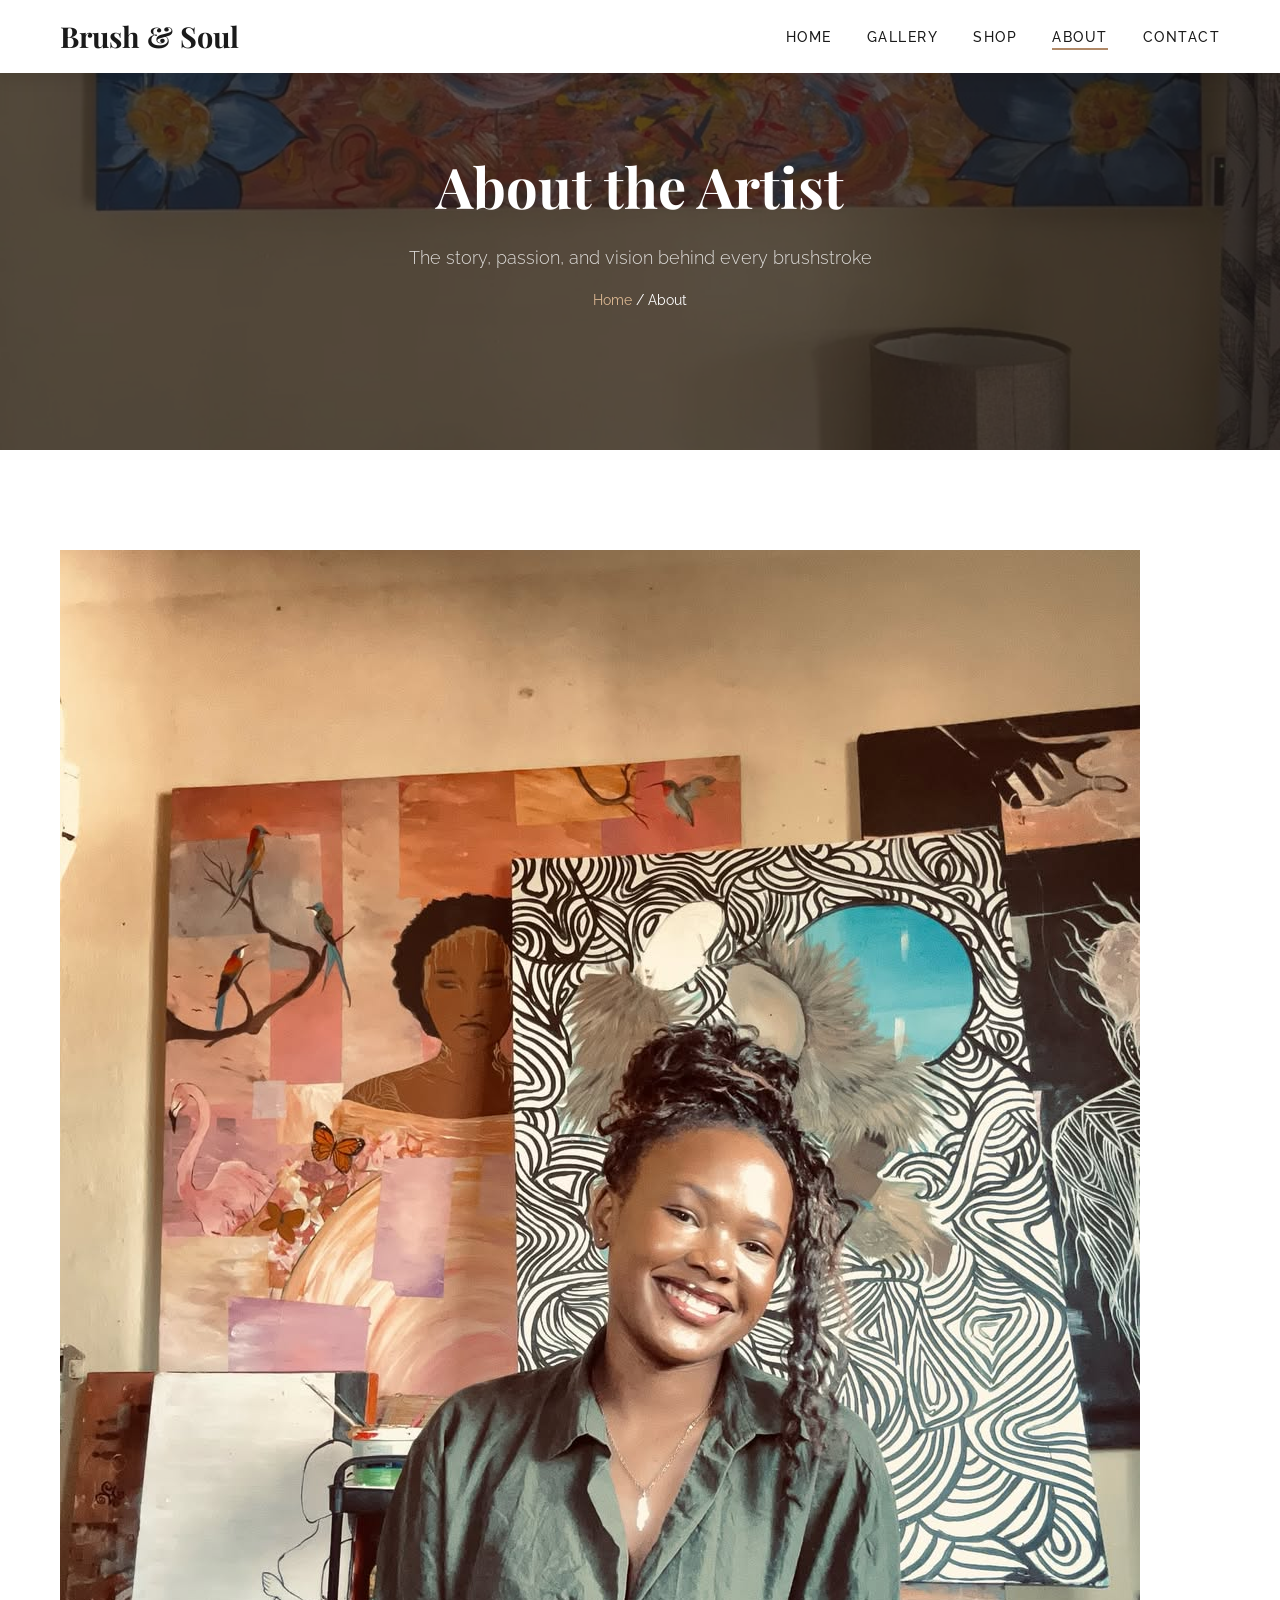
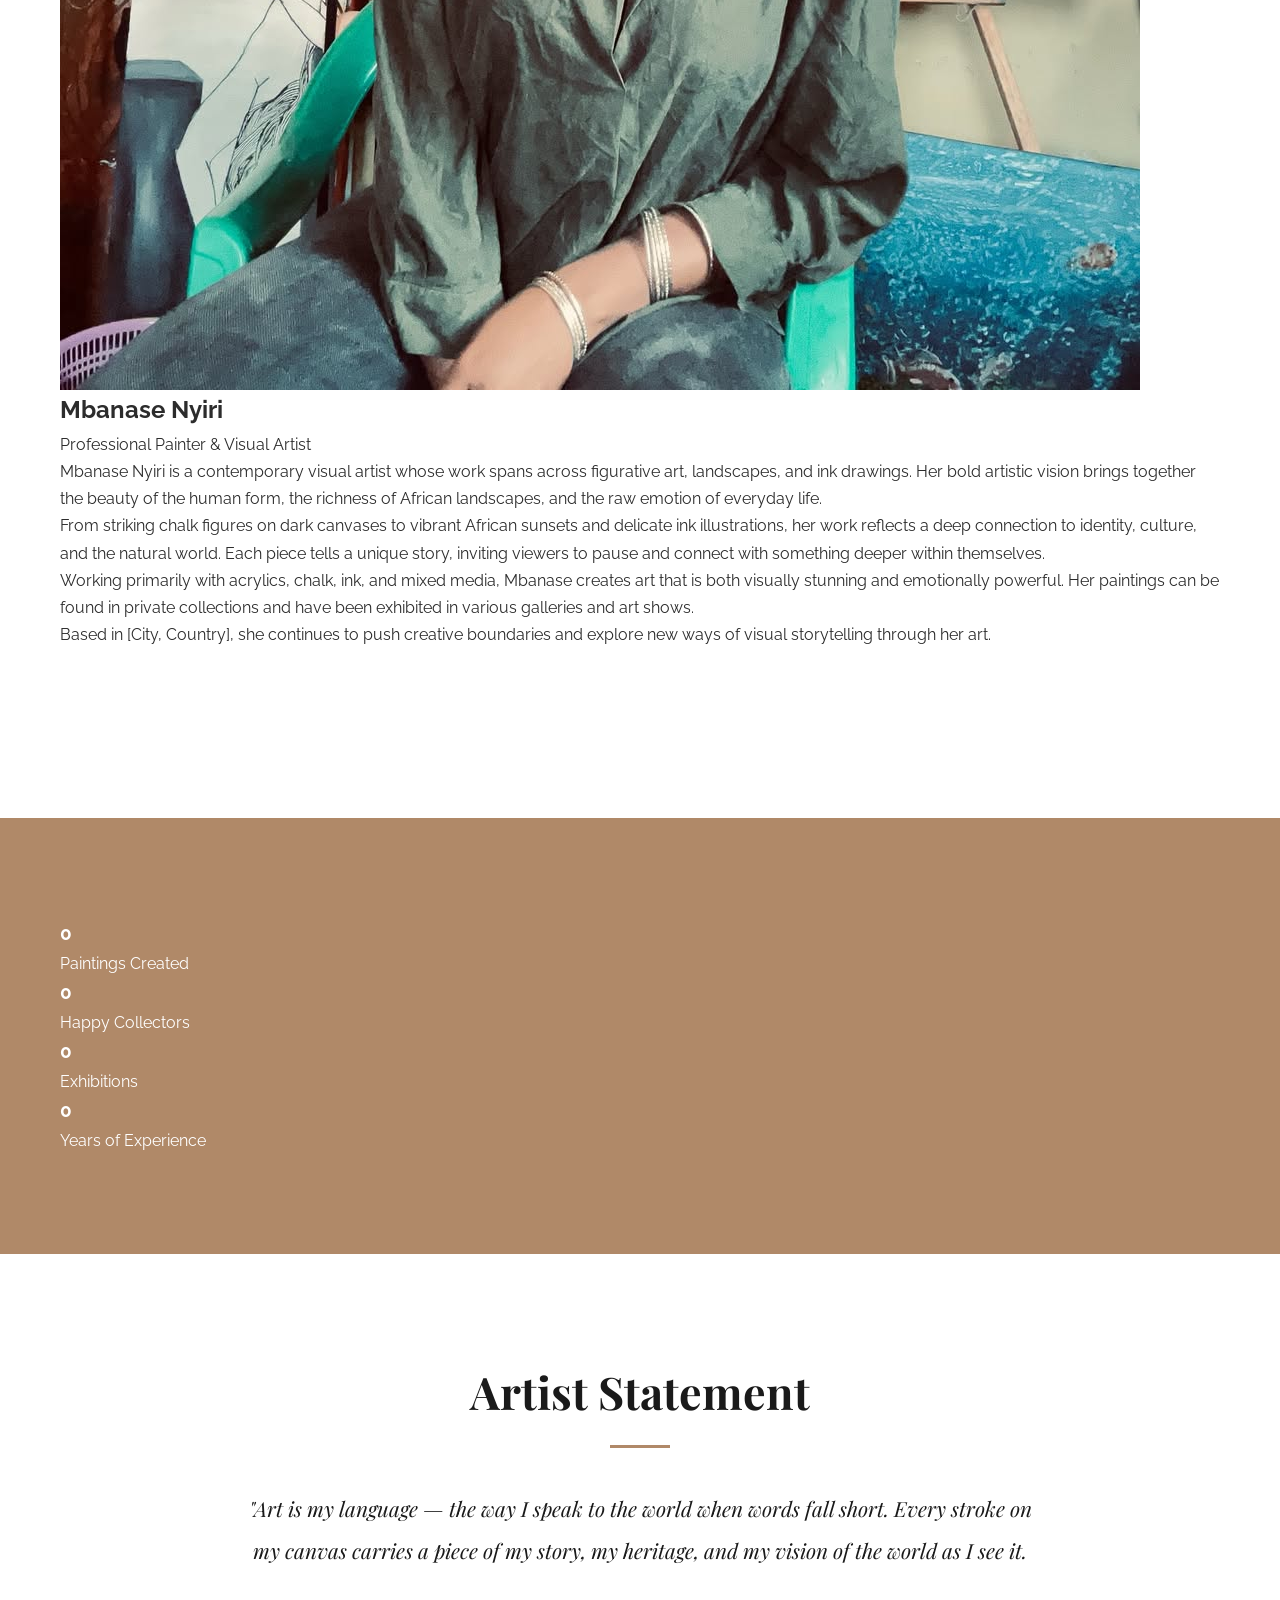
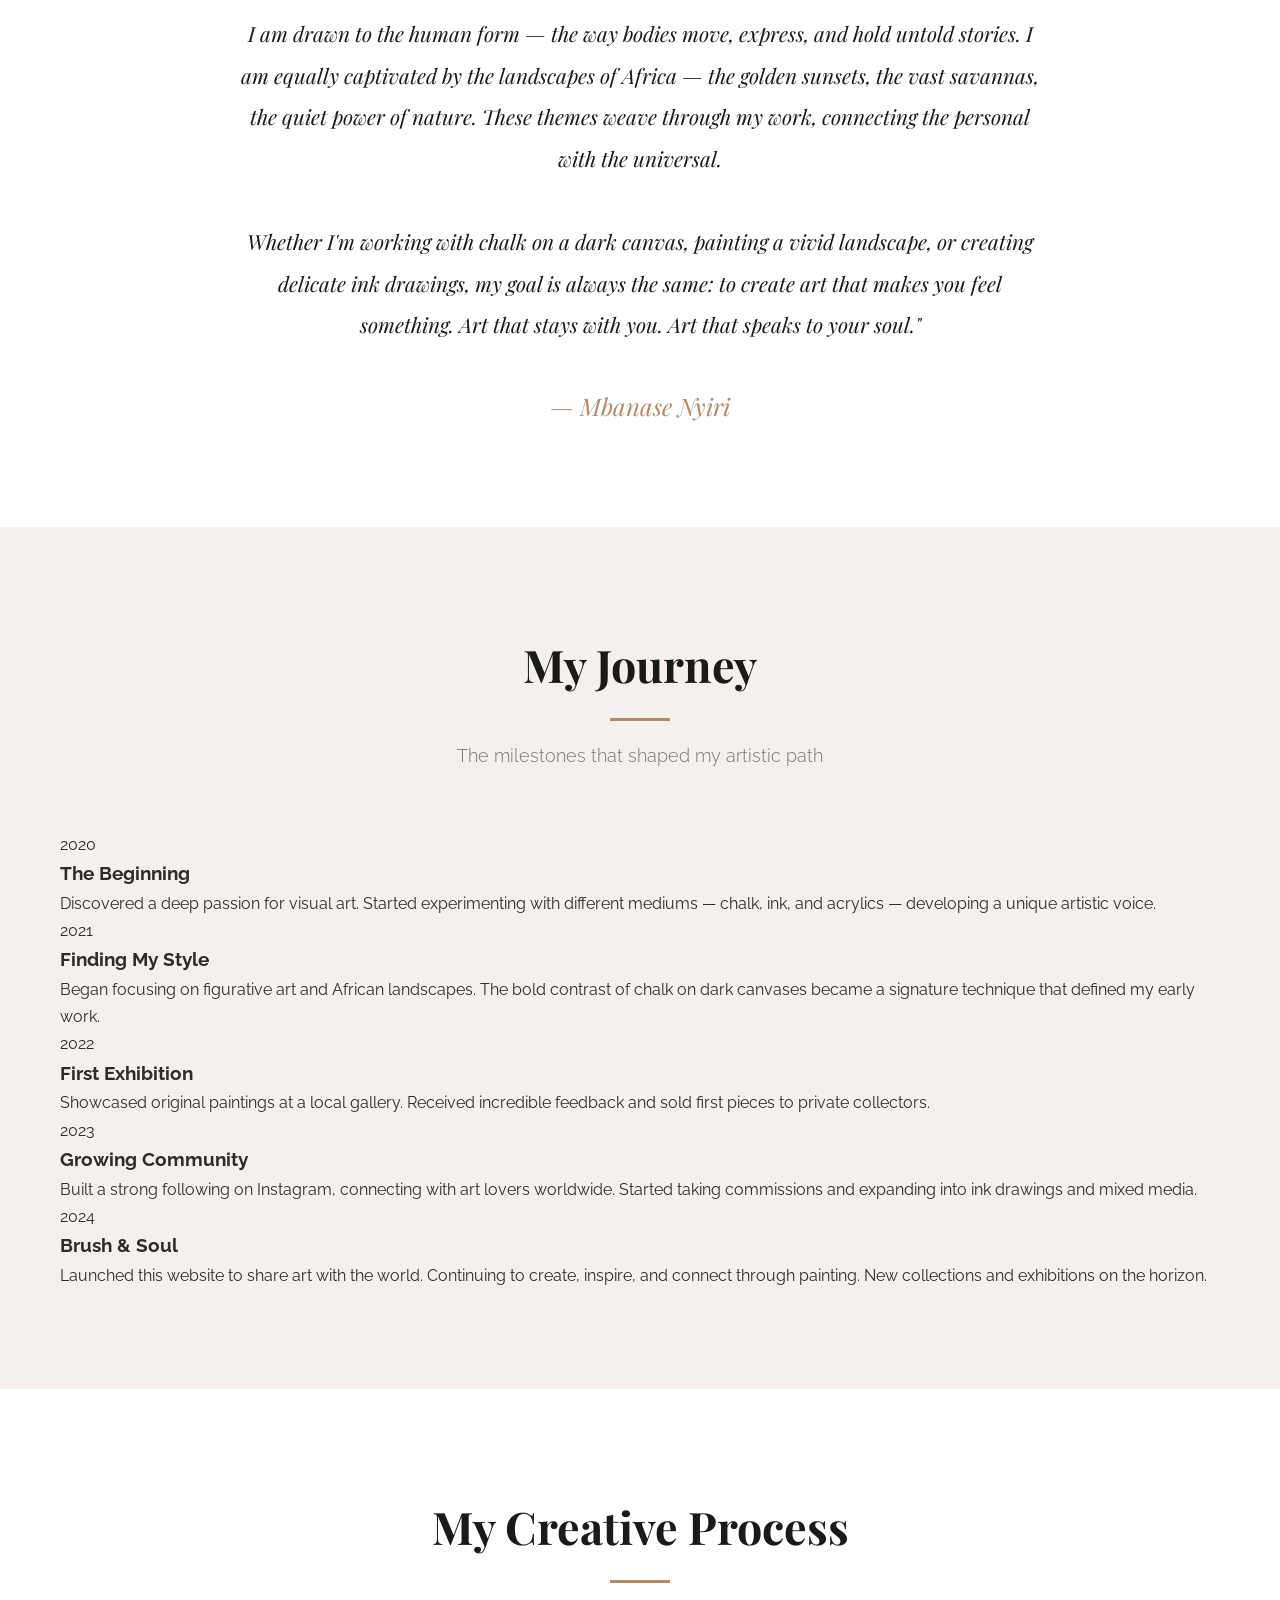
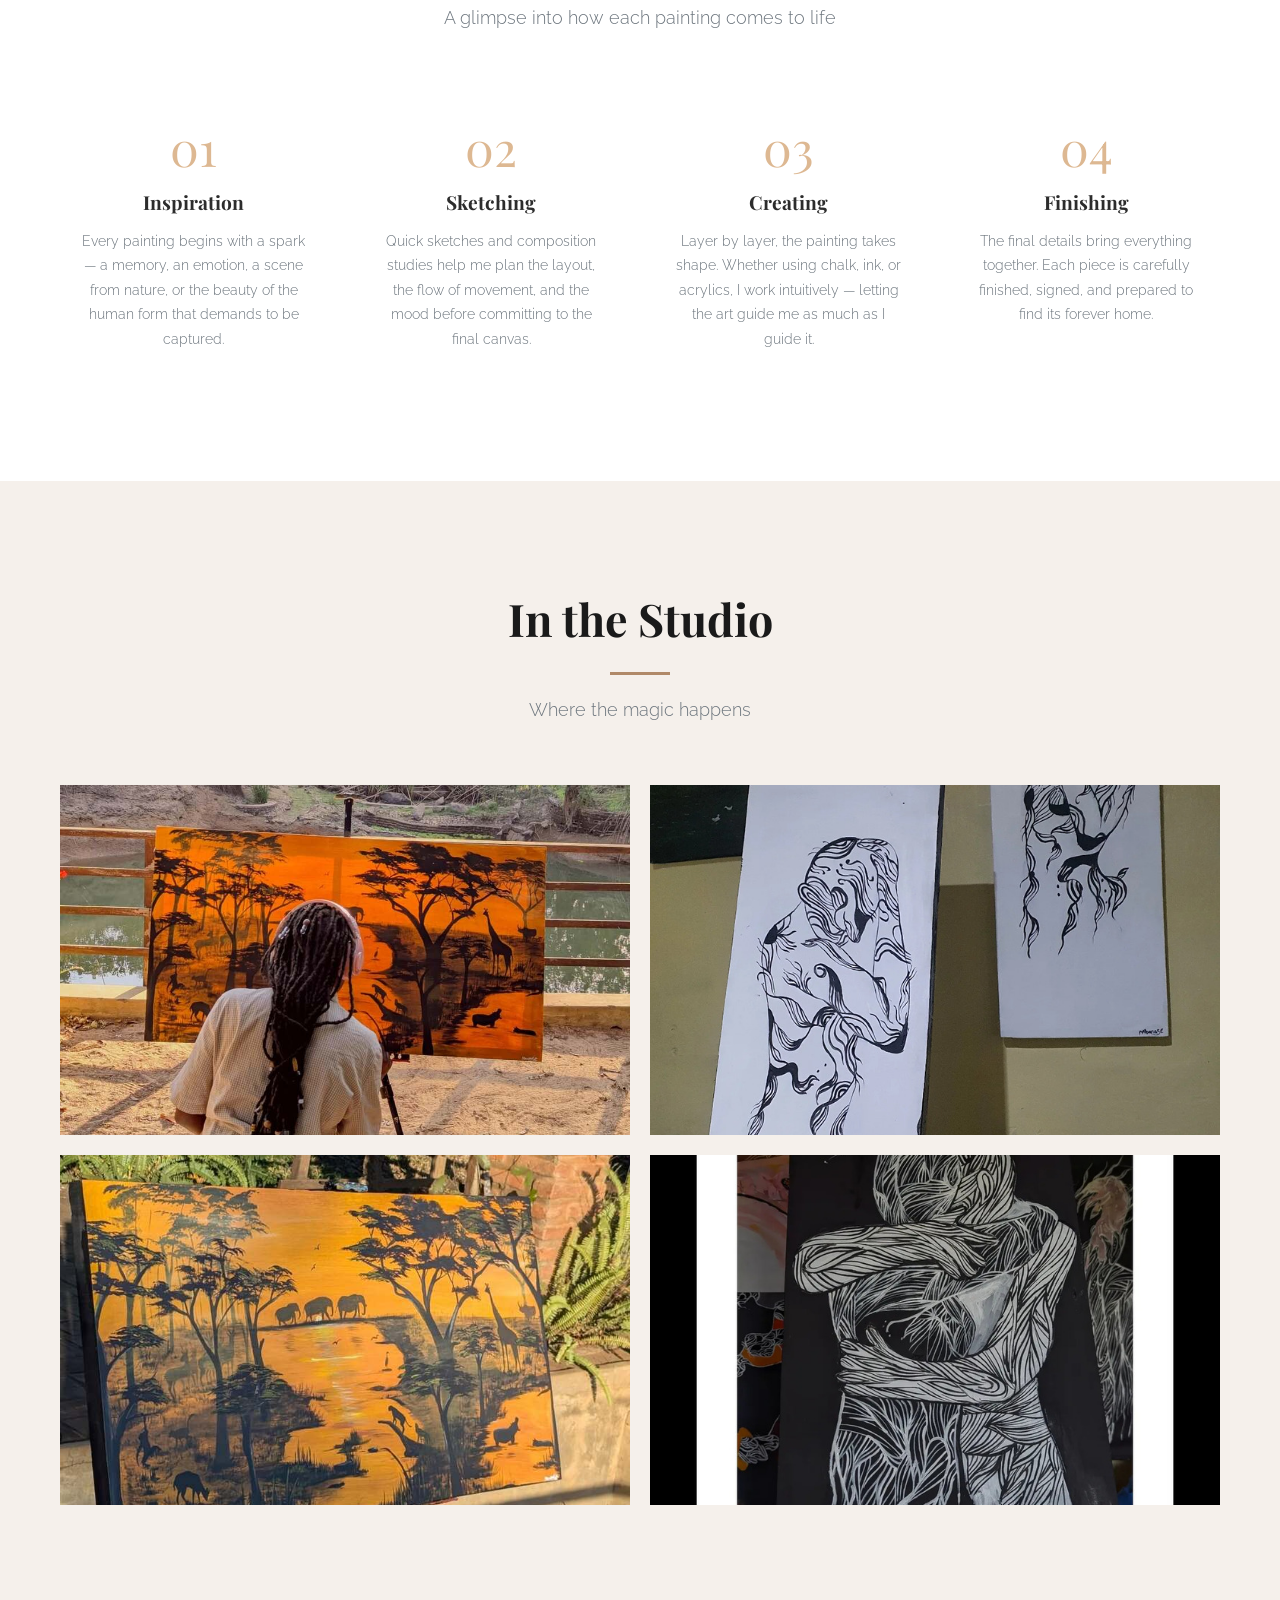
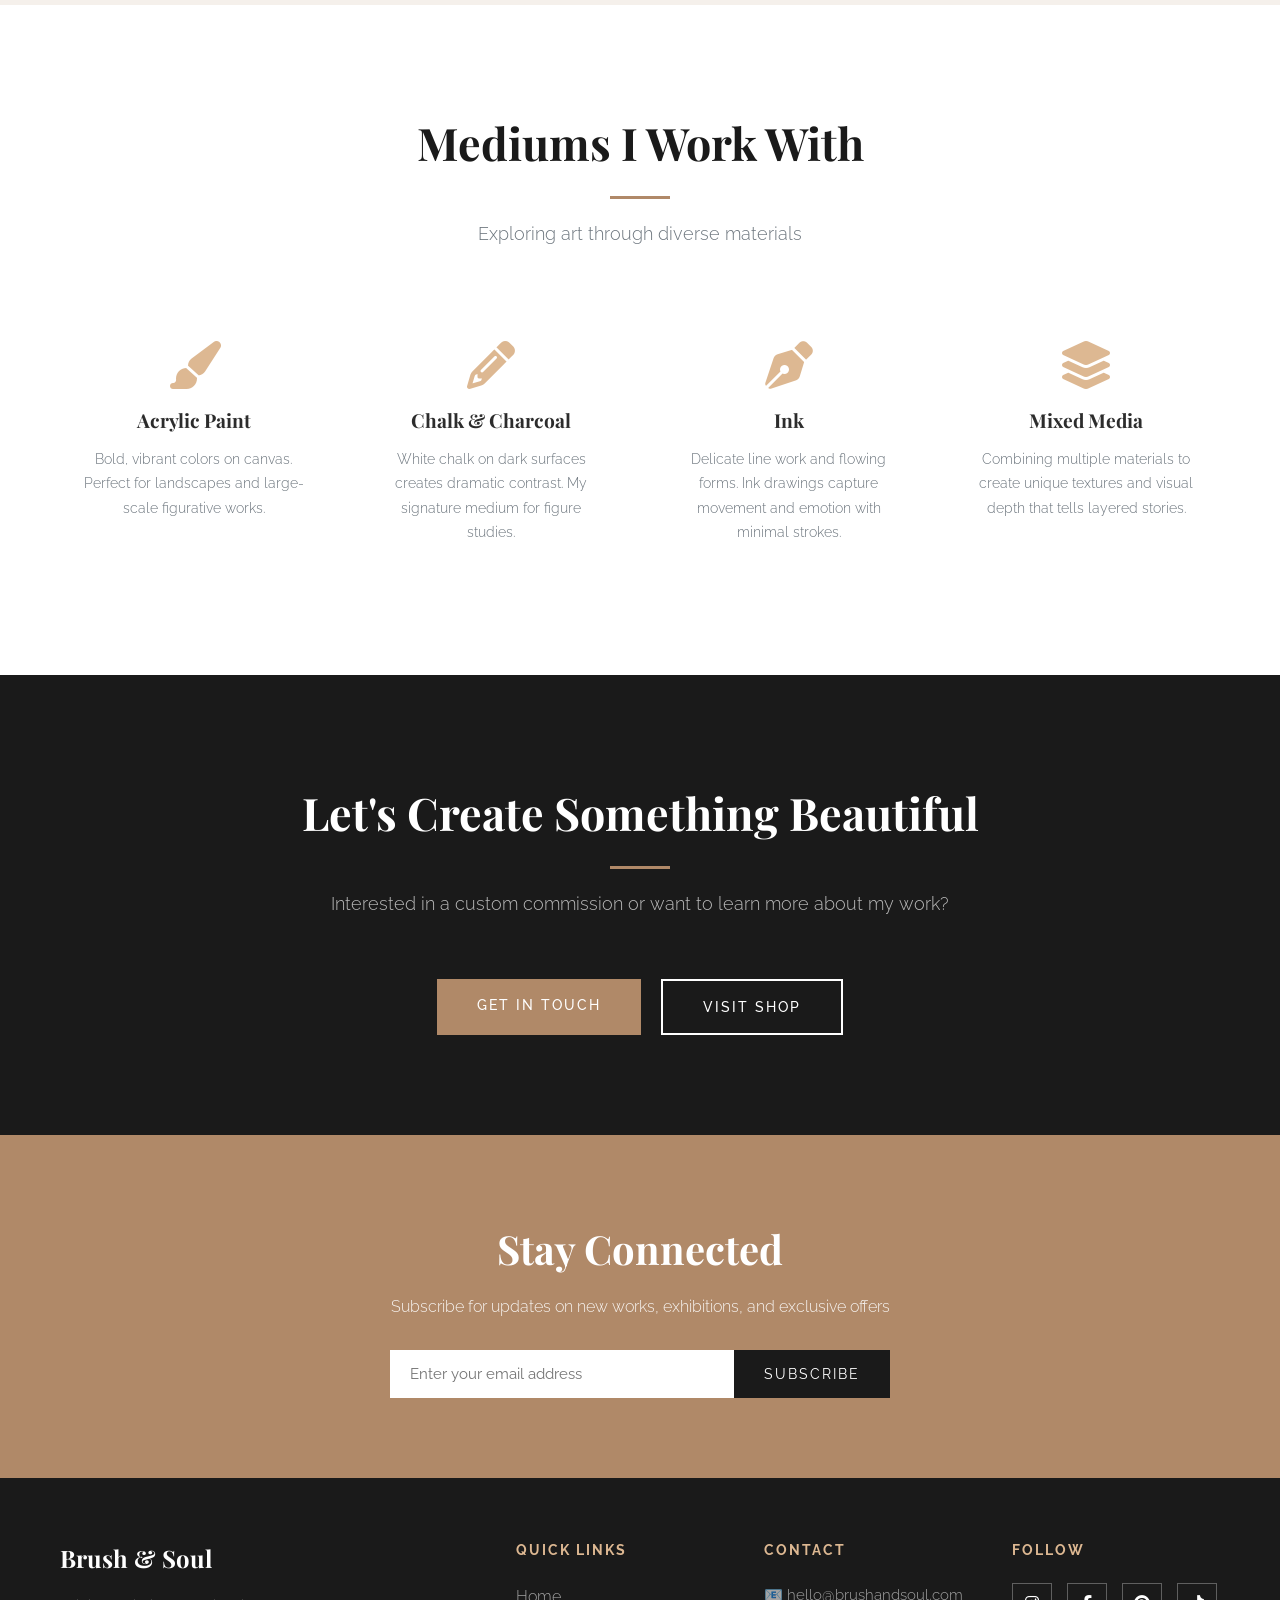
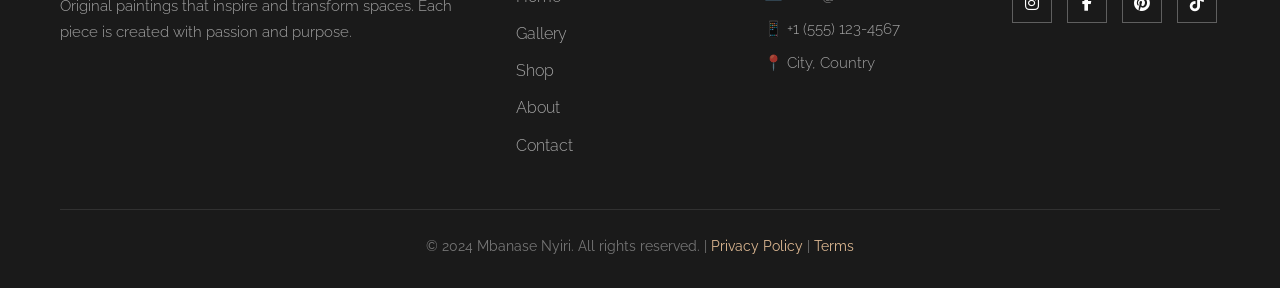
<file: contact.html>
<!DOCTYPE html>
<html lang="en">
<head>
  <meta charset="UTF-8">
  <meta name="viewport" content="width=device-width, initial-scale=1.0">
  <meta name="description" content="Learn about Mbanase Nyiri, a professional painter creating stunning contemporary artwork.">
  
  <!-- 🔄 CHANGE: Artist name in title -->
  <title>About | Mbanase Nyiri — Brush & Soul</title>
  
  <link rel="stylesheet" href="css/style.css">
  <link rel="stylesheet" href="https://cdnjs.cloudflare.com/ajax/libs/font-awesome/6.4.0/css/all.min.css">
</head>
<body>

  <!-- ==================== NAVIGATION ==================== -->
  <nav class="navbar scrolled" id="navbar">
    <div class="container">
      <!-- 🔄 CHANGE: Artist name or brand name -->
      <a href="index.html" class="nav-logo">Brush & Soul</a>
      <ul class="nav-links" id="navLinks">
        <li><a href="index.html">Home</a></li>
        <li><a href="gallery.html">Gallery</a></li>
        <li><a href="shop.html">Shop</a></li>
        <li><a href="about.html" class="active">About</a></li>
        <li><a href="contact.html">Contact</a></li>
      </ul>
      <div class="nav-toggle" id="navToggle">
        <span></span><span></span><span></span>
      </div>
    </div>
  </nav>

  <!-- ==================== PAGE HEADER ==================== -->
  <div class="page-header">
    <div class="page-header-content">
      <h1>About the Artist</h1>
      <p>The story, passion, and vision behind every brushstroke</p>
      <div class="breadcrumb">
        <a href="index.html">Home</a> / About
      </div>
    </div>
  </div>

  <!-- ==================== ABOUT HERO ==================== -->
  <section class="section">
    <div class="container">
      <div class="about-hero">
        
        <!-- LEFT: Artist Photo -->
        <div class="about-hero-image">
          <!-- 🔄 CHANGE: Use her profile/studio photo -->
          <img src="images/profile.jpg" alt="Mbanase Nyiri">
        </div>
        
        <!-- RIGHT: Artist Info -->
        <div class="about-hero-text">
          
          <!-- 🔄 CHANGE: Her real name -->
          <h2>Mbanase Nyiri</h2>
          
          <!-- 🔄 CHANGE: Her title/role -->
          <p class="artist-title">Professional Painter & Visual Artist</p>
          
          <!-- 🔄 CHANGE: Write her real bio using info from Instagram -->
          <!-- I wrote sample text based on her art I saw in gallery -->
          <p>
            Mbanase Nyiri is a contemporary visual artist whose work 
            spans across figurative art, landscapes, and ink drawings. 
            Her bold artistic vision brings together the beauty of the 
            human form, the richness of African landscapes, and the 
            raw emotion of everyday life.
          </p>
          <p>
            From striking chalk figures on dark canvases to vibrant 
            African sunsets and delicate ink illustrations, her work 
            reflects a deep connection to identity, culture, and 
            the natural world. Each piece tells a unique story, 
            inviting viewers to pause and connect with something 
            deeper within themselves.
          </p>
          <p>
            Working primarily with acrylics, chalk, ink, and mixed 
            media, Mbanase creates art that is both visually stunning 
            and emotionally powerful. Her paintings can be found in 
            private collections and have been exhibited in various 
            galleries and art shows.
          </p>
          <p>
            Based in [City, Country], she continues to push creative 
            boundaries and explore new ways of visual storytelling 
            through her art.
          </p>
          
          <!-- Social Media Links -->
          <div style="margin-top: 30px;">
            <div class="social-icons">
              <!-- 🔄 CHANGE: Her real social media links -->
              <a href="https://instagram.com/her_real_handle" target="_blank"><i class="fab fa-instagram"></i></a>
              <a href="#" target="_blank"><i class="fab fa-facebook-f"></i></a>
              <a href="#" target="_blank"><i class="fab fa-pinterest"></i></a>
            </div>
          </div>
        </div>
      </div>
    </div>
  </section>

  <!-- ==================== STATS SECTION ==================== -->
  <section class="section" style="background: var(--secondary-color); color: white;">
    <div class="container">
      <!-- 🔄 CHANGE: Update numbers to her real achievements -->
      <div class="stats-grid">
        <div class="stat-item">
          <h3 class="counter" data-target="50">0</h3>
          <p>Paintings Created</p>
        </div>
        <div class="stat-item">
          <h3 class="counter" data-target="30">0</h3>
          <p>Happy Collectors</p>
        </div>
        <div class="stat-item">
          <h3 class="counter" data-target="5">0</h3>
          <p>Exhibitions</p>
        </div>
        <div class="stat-item">
          <h3 class="counter" data-target="4">0</h3>
          <p>Years of Experience</p>
        </div>
      </div>
    </div>
  </section>

  <!-- ==================== ARTIST STATEMENT ==================== -->
  <section class="section">
    <div class="container">
      <div class="artist-statement">
        <h2 class="section-title">Artist Statement</h2>
        <div class="section-line"></div>
        <div class="statement-content">
          
          <!-- 🔄 CHANGE: Replace with her REAL artist statement -->
          <!-- Ask her to write one, or adapt from her Instagram captions -->
          <blockquote>
            "Art is my language — the way I speak to the world when 
            words fall short. Every stroke on my canvas carries a 
            piece of my story, my heritage, and my vision of the 
            world as I see it.
            <br><br>
            I am drawn to the human form — the way bodies move, 
            express, and hold untold stories. I am equally captivated 
            by the landscapes of Africa — the golden sunsets, the 
            vast savannas, the quiet power of nature. These themes 
            weave through my work, connecting the personal with the 
            universal.
            <br><br>
            Whether I'm working with chalk on a dark canvas, painting 
            a vivid landscape, or creating delicate ink drawings, my 
            goal is always the same: to create art that makes you 
            feel something. Art that stays with you. Art that speaks 
            to your soul."
          </blockquote>
          
          <!-- 🔄 CHANGE: Her real name -->
          <p class="statement-signature">— Mbanase Nyiri</p>
        </div>
      </div>
    </div>
  </section>

  <!-- ==================== JOURNEY / TIMELINE ==================== -->
  <section class="section" style="background: var(--light-color);">
    <div class="container">
      <h2 class="section-title">My Journey</h2>
      <div class="section-line"></div>
      <p class="section-subtitle">The milestones that shaped my artistic path</p>

      <!-- 🔄 CHANGE: Update with her REAL milestones from Instagram -->
      <div class="timeline">
        
        <!-- Timeline Item 1 -->
        <div class="timeline-item">
          <div class="timeline-dot"></div>
          <div class="timeline-content">
            <!-- 🔄 CHANGE: Real year she started -->
            <span class="year">2020</span>
            <h3>The Beginning</h3>
            <p>Discovered a deep passion for visual art. Started 
               experimenting with different mediums — chalk, ink, 
               and acrylics — developing a unique artistic voice.</p>
          </div>
        </div>

        <!-- Timeline Item 2 -->
        <div class="timeline-item">
          <div class="timeline-dot"></div>
          <div class="timeline-content">
            <!-- 🔄 CHANGE: Real year -->
            <span class="year">2021</span>
            <h3>Finding My Style</h3>
            <p>Began focusing on figurative art and African landscapes. 
               The bold contrast of chalk on dark canvases became a 
               signature technique that defined my early work.</p>
          </div>
        </div>

        <!-- Timeline Item 3 -->
        <div class="timeline-item">
          <div class="timeline-dot"></div>
          <div class="timeline-content">
            <!-- 🔄 CHANGE: Real year -->
            <span class="year">2022</span>
            <h3>First Exhibition</h3>
            <p>Showcased original paintings at a local gallery. 
               Received incredible feedback and sold first pieces 
               to private collectors.</p>
          </div>
        </div>

        <!-- Timeline Item 4 -->
        <div class="timeline-item">
          <div class="timeline-dot"></div>
          <div class="timeline-content">
            <!-- 🔄 CHANGE: Real year -->
            <span class="year">2023</span>
            <h3>Growing Community</h3>
            <p>Built a strong following on Instagram, connecting 
               with art lovers worldwide. Started taking commissions 
               and expanding into ink drawings and mixed media.</p>
          </div>
        </div>

        <!-- Timeline Item 5 -->
        <div class="timeline-item">
          <div class="timeline-dot"></div>
          <div class="timeline-content">
            <span class="year">2024</span>
            <h3>Brush & Soul</h3>
            <p>Launched this website to share art with the world. 
               Continuing to create, inspire, and connect through 
               painting. New collections and exhibitions on the horizon.</p>
          </div>
        </div>

      </div>
    </div>
  </section>

  <!-- ==================== CREATIVE PROCESS ==================== -->
  <section class="section">
    <div class="container">
      <h2 class="section-title">My Creative Process</h2>
      <div class="section-line"></div>
      <p class="section-subtitle">A glimpse into how each painting comes to life</p>

      <div class="process-grid">
        <div class="process-step">
          <div class="process-number">01</div>
          <h3>Inspiration</h3>
          <p>Every painting begins with a spark — a memory, an emotion, 
             a scene from nature, or the beauty of the human form that 
             demands to be captured.</p>
        </div>
        <div class="process-step">
          <div class="process-number">02</div>
          <h3>Sketching</h3>
          <p>Quick sketches and composition studies help me plan the 
             layout, the flow of movement, and the mood before 
             committing to the final canvas.</p>
        </div>
        <div class="process-step">
          <div class="process-number">03</div>
          <h3>Creating</h3>
          <p>Layer by layer, the painting takes shape. Whether using 
             chalk, ink, or acrylics, I work intuitively — letting 
             the art guide me as much as I guide it.</p>
        </div>
        <div class="process-step">
          <div class="process-number">04</div>
          <h3>Finishing</h3>
          <p>The final details bring everything together. Each piece 
             is carefully finished, signed, and prepared to find 
             its forever home.</p>
        </div>
      </div>
    </div>
  </section>

  <!-- ==================== IN THE STUDIO ==================== -->
  <section class="section" style="background: var(--light-color);">
    <div class="container">
      <h2 class="section-title">In the Studio</h2>
      <div class="section-line"></div>
      <p class="section-subtitle">Where the magic happens</p>

      <div class="studio-grid">
        <!-- 🔄 CHANGE: Use real studio/process photos from Instagram -->
        <div class="studio-item">
          <img src="images/about/artist-working.jpg" alt="Artist in studio">
        </div>
        <div class="studio-item">
          <img src="images/paintings/painting3.jpg" alt="Work in progress">
        </div>
        <div class="studio-item">
          <img src="images/paintings/painting2.jpg" alt="African Sunset painting">
        </div>
        <div class="studio-item">
          <img src="images/paintings/painting1.jpg" alt="Figure art">
        </div>
      </div>
    </div>
  </section>

  <!-- ==================== MEDIUMS I WORK WITH ==================== -->
  <section class="section">
    <div class="container">
      <h2 class="section-title">Mediums I Work With</h2>
      <div class="section-line"></div>
      <p class="section-subtitle">Exploring art through diverse materials</p>

      <!-- 🔄 CHANGE: Update based on what she actually uses -->
      <div class="process-grid">
        <div class="process-step">
          <div class="process-number"><i class="fas fa-paint-brush"></i></div>
          <h3>Acrylic Paint</h3>
          <p>Bold, vibrant colors on canvas. Perfect for landscapes 
             and large-scale figurative works.</p>
        </div>
        <div class="process-step">
          <div class="process-number"><i class="fas fa-pencil-alt"></i></div>
          <h3>Chalk & Charcoal</h3>
          <p>White chalk on dark surfaces creates dramatic contrast. 
             My signature medium for figure studies.</p>
        </div>
        <div class="process-step">
          <div class="process-number"><i class="fas fa-pen-nib"></i></div>
          <h3>Ink</h3>
          <p>Delicate line work and flowing forms. Ink drawings 
             capture movement and emotion with minimal strokes.</p>
        </div>
        <div class="process-step">
          <div class="process-number"><i class="fas fa-layer-group"></i></div>
          <h3>Mixed Media</h3>
          <p>Combining multiple materials to create unique textures 
             and visual depth that tells layered stories.</p>
        </div>
      </div>
    </div>
  </section>

  <!-- ==================== CTA SECTION ==================== -->
  <section class="section" style="text-align: center; background: var(--dark); color: var(--white);">
    <div class="container">
      <h2 class="section-title" style="color: white;">Let's Create Something Beautiful</h2>
      <div class="section-line"></div>
      <p class="section-subtitle" style="color: rgba(255,255,255,0.7);">
        Interested in a custom commission or want to learn more about my work?
      </p>
      <div style="display: flex; gap: 20px; justify-content: center; flex-wrap: wrap;">
        <a href="contact.html" class="btn btn-primary">Get in Touch</a>
        <a href="shop.html" class="btn btn-outline" style="border-color: white; color: white;">Visit Shop</a>
      </div>
    </div>
  </section>

  <!-- ==================== NEWSLETTER ==================== -->
  <section class="newsletter">
    <div class="container">
      <h2>Stay Connected</h2>
      <p>Subscribe for updates on new works, exhibitions, and exclusive offers</p>
      <form class="newsletter-form" id="newsletterForm">
        <input type="email" placeholder="Enter your email address" required>
        <button type="submit">Subscribe</button>
      </form>
    </div>
  </section>

  <!-- ==================== FOOTER ==================== -->
  <footer class="footer">
    <div class="container">
      <div class="footer-grid">
        <div class="footer-about">
          <!-- 🔄 CHANGE: Brand name -->
          <h3>Brush & Soul</h3>
          <p>Original paintings that inspire and transform spaces. 
             Each piece is created with passion and purpose.</p>
        </div>

        <div class="footer-links">
          <h4>Quick Links</h4>
          <ul>
            <li><a href="index.html">Home</a></li>
            <li><a href="gallery.html">Gallery</a></li>
            <li><a href="shop.html">Shop</a></li>
            <li><a href="about.html">About</a></li>
            <li><a href="contact.html">Contact</a></li>
          </ul>
        </div>

        <div class="footer-contact">
          <h4>Contact</h4>
          <!-- 🔄 CHANGE: Her real contact info -->
          <p>📧 hello@brushandsoul.com</p>
          <p>📱 +1 (555) 123-4567</p>
          <p>📍 City, Country</p>
        </div>

        <div class="footer-social">
          <h4>Follow</h4>
          <div class="social-icons">
            <!-- 🔄 CHANGE: Her real social links -->
            <a href="https://instagram.com/her_real_handle" target="_blank"><i class="fab fa-instagram"></i></a>
            <a href="#" target="_blank"><i class="fab fa-facebook-f"></i></a>
            <a href="#" target="_blank"><i class="fab fa-pinterest"></i></a>
            <a href="#" target="_blank"><i class="fab fa-tiktok"></i></a>
          </div>
        </div>
      </div>

      <div class="footer-bottom">
        <!-- 🔄 CHANGE: Her name -->
        <p>&copy; 2024 Mbanase Nyiri. All rights reserved. | 
          <a href="#" style="color: var(--accent-color);">Privacy Policy</a> | 
          <a href="#" style="color: var(--accent-color);">Terms</a>
        </p>
      </div>
    </div>
  </footer>

  <script src="js/script.js"></script>
</body>
</html>
</file>
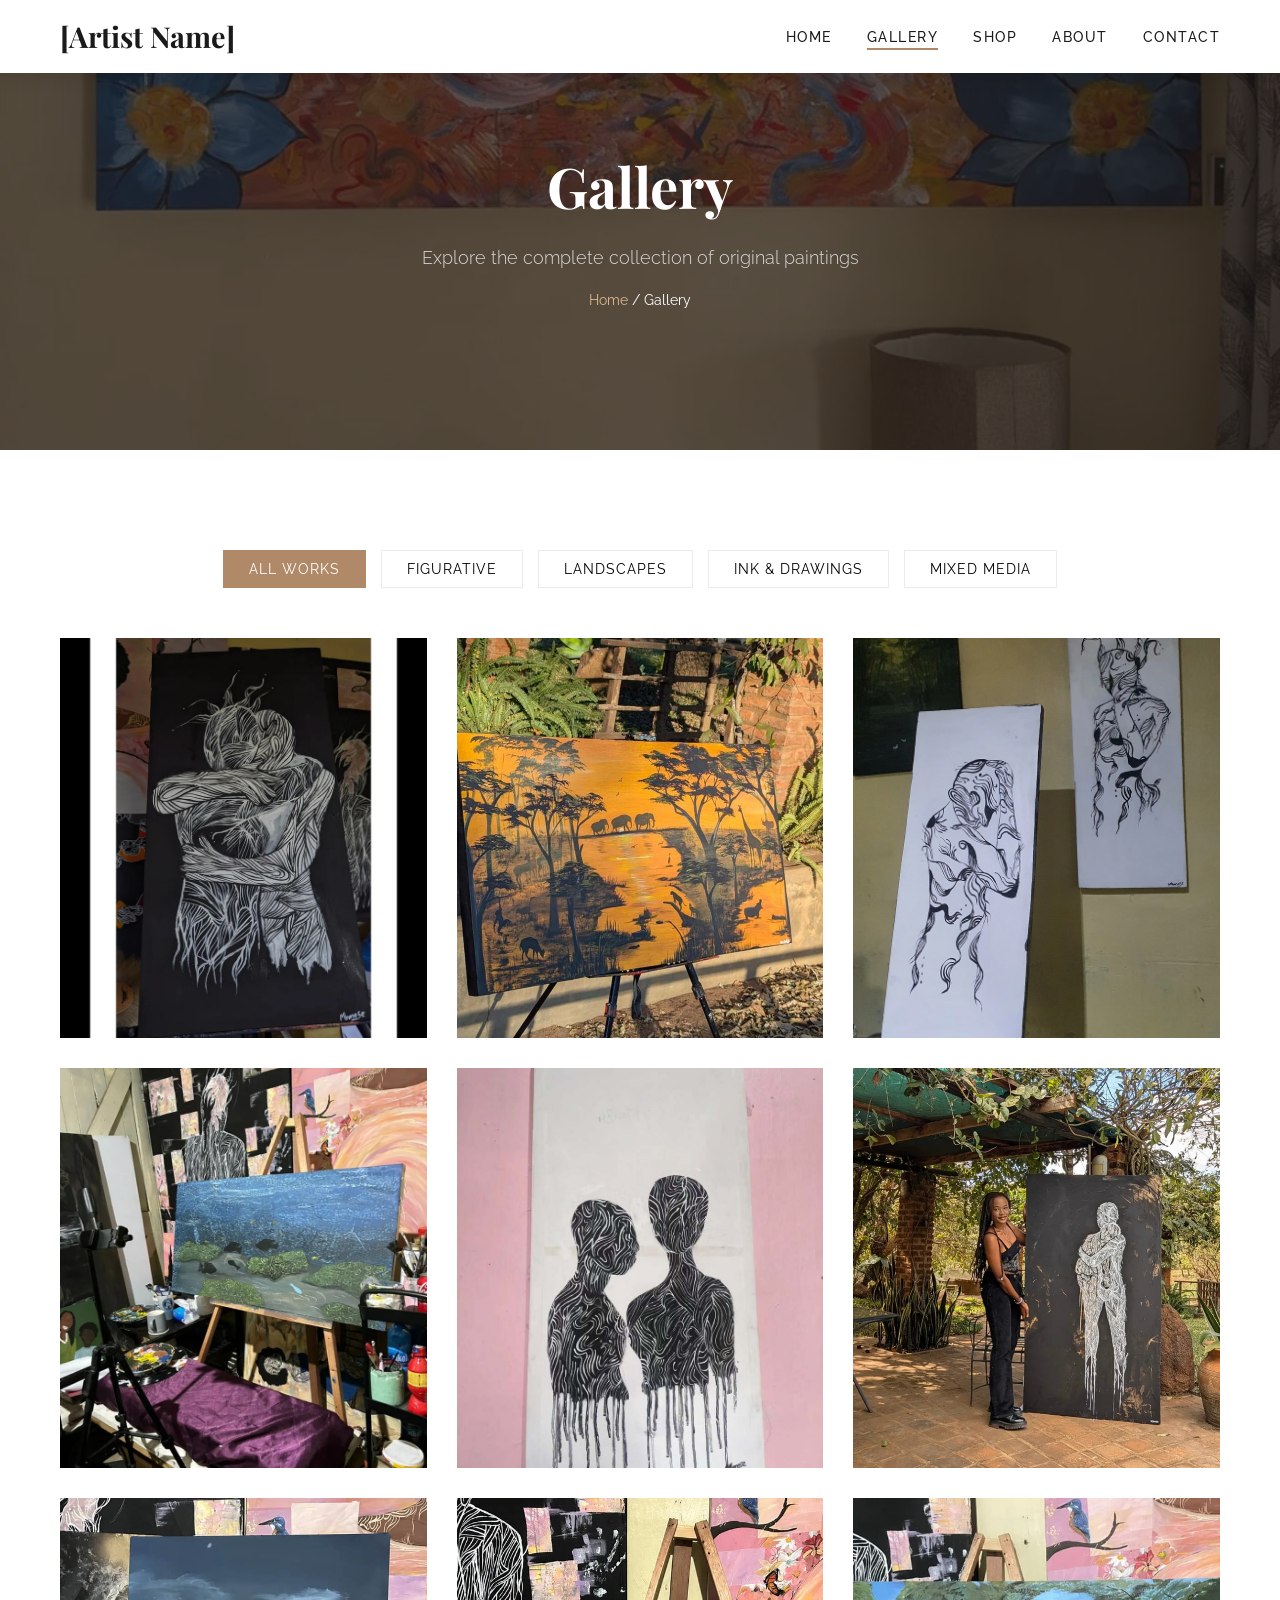
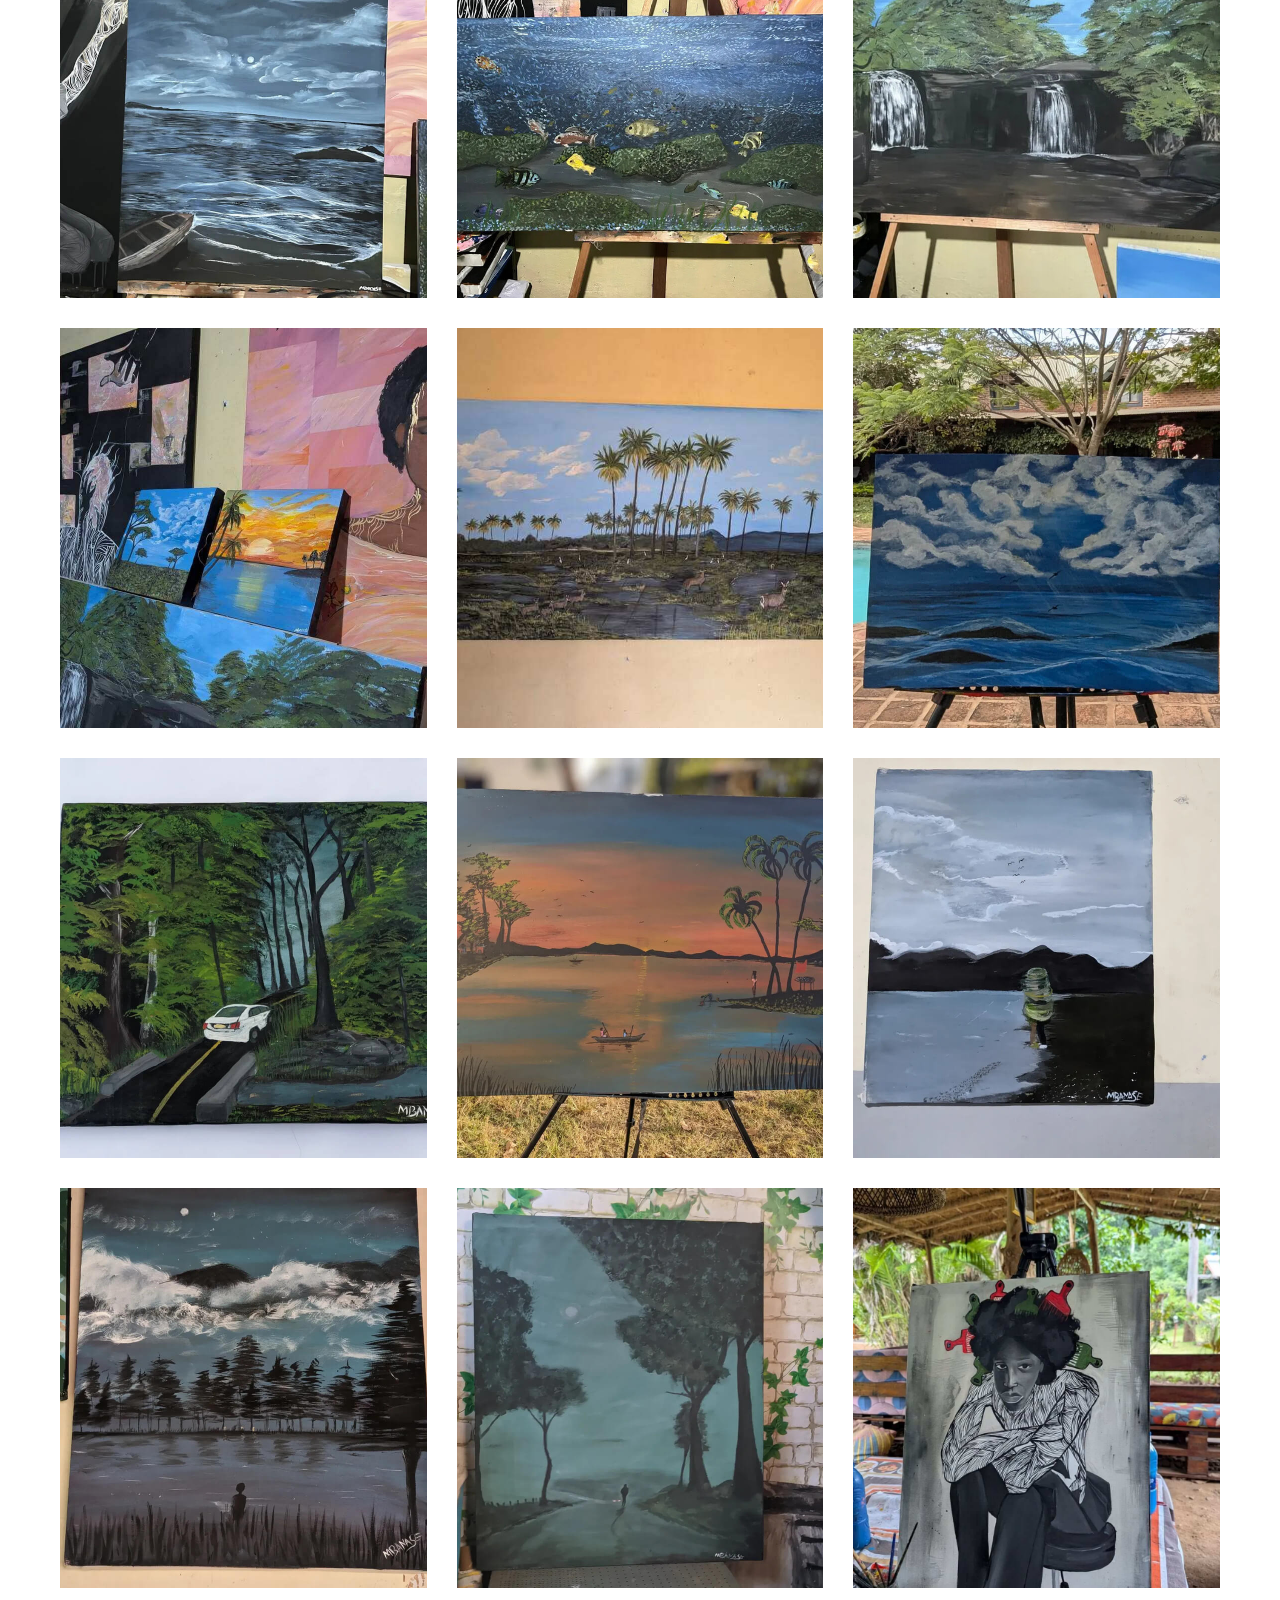
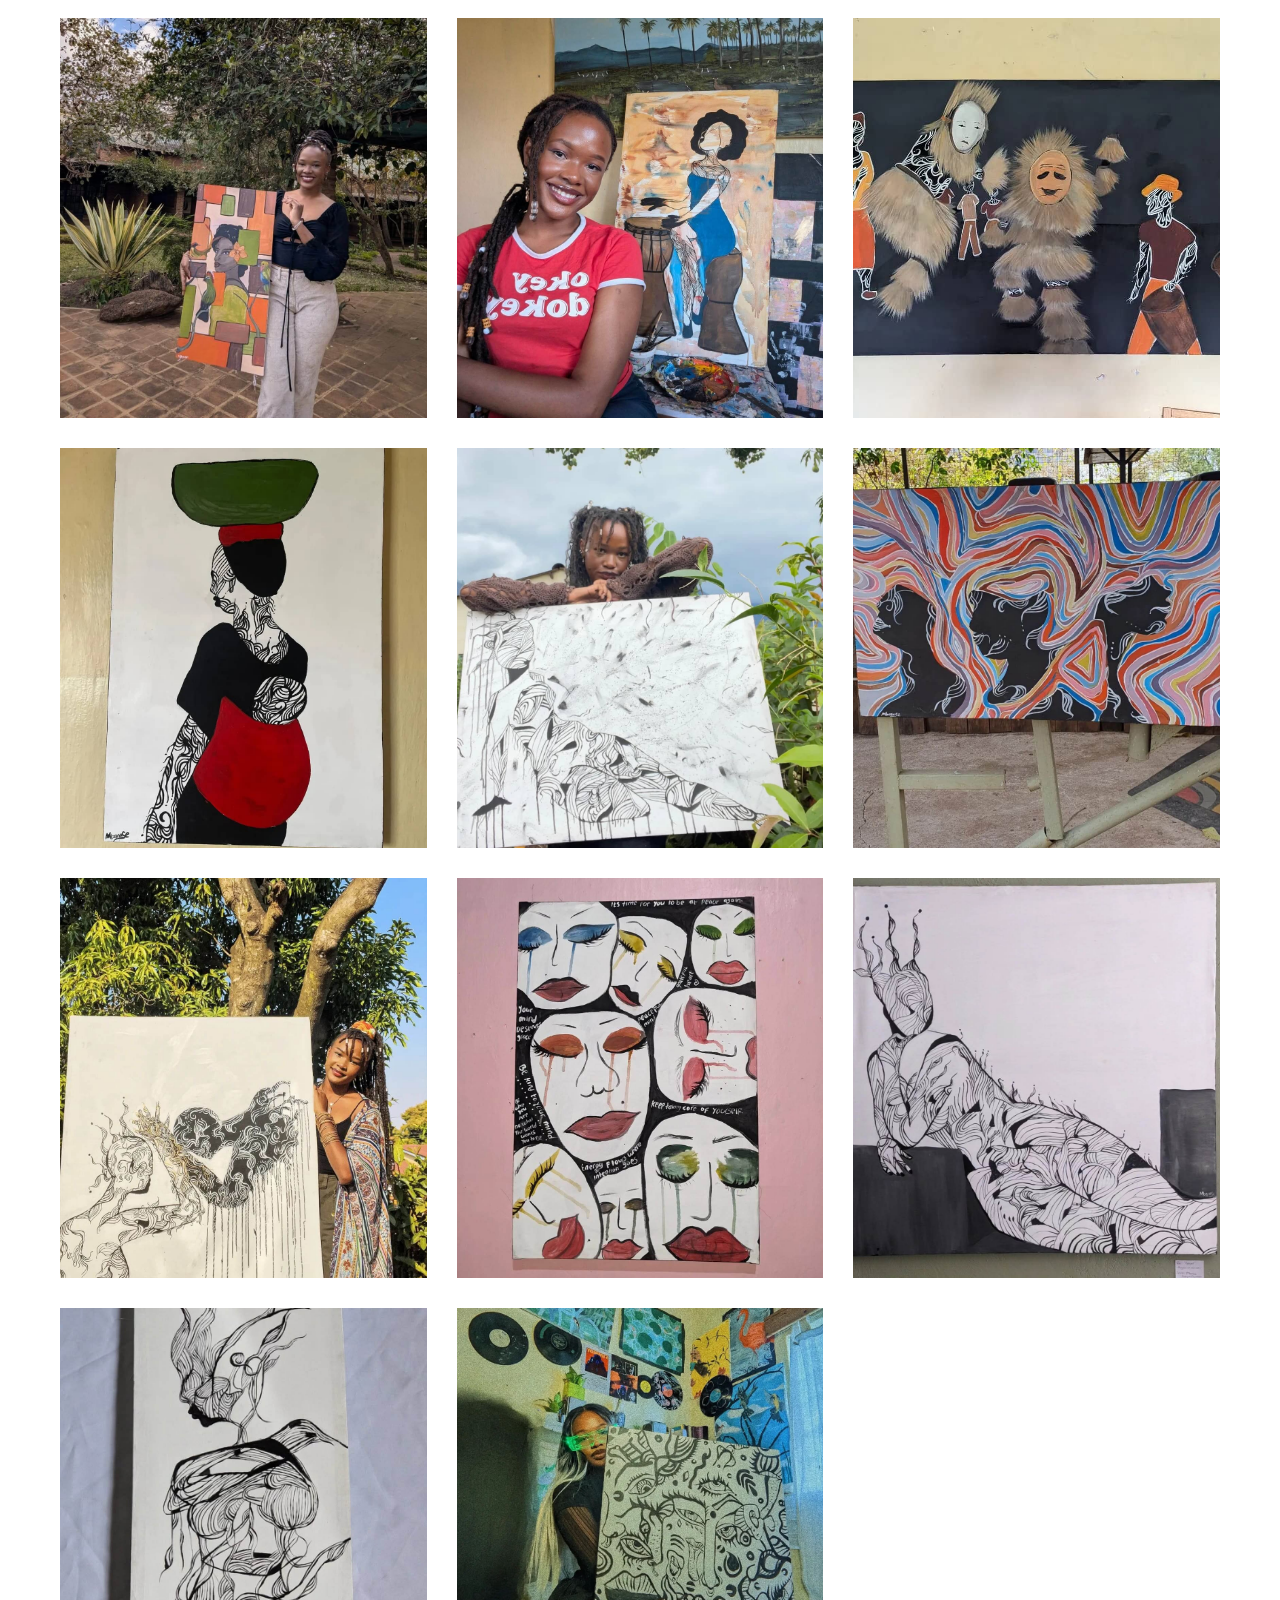
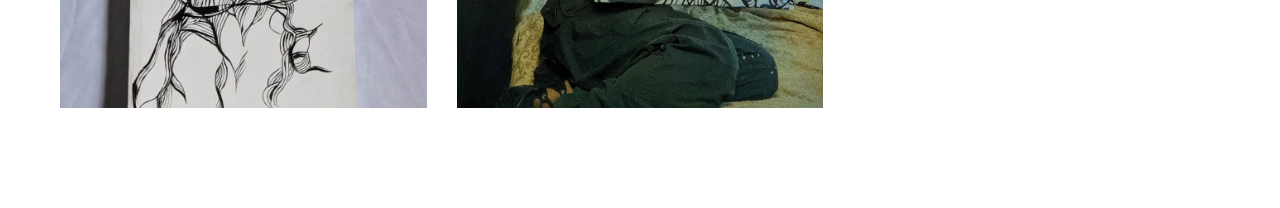
<file: gallery.html>
<!DOCTYPE html>
<html lang="en">
<head>
  <meta charset="UTF-8">
  <meta name="viewport" content="width=device-width, initial-scale=1.0">
  <title>Gallery | Mbanase Aaliyah Nyirenda</title>
  <link rel="stylesheet" href="css/style.css">
  <link rel="stylesheet" href="https://cdnjs.cloudflare.com/ajax/libs/font-awesome/6.4.0/css/all.min.css">
</head>
<body>

  <!-- Navigation (Same as index) -->
  <nav class="navbar scrolled" id="navbar">
    <div class="container">
      <a href="index.html" class="nav-logo">[Artist Name]</a>
      <ul class="nav-links" id="navLinks">
        <li><a href="index.html">Home</a></li>
        <li><a href="gallery.html" class="active">Gallery</a></li>
        <li><a href="shop.html">Shop</a></li>
        <li><a href="about.html">About</a></li>
        <li><a href="contact.html">Contact</a></li>
      </ul>
      <div class="nav-toggle" id="navToggle">
        <span></span><span></span><span></span>
      </div>
    </div>
  </nav>

  <!-- Page Header -->
  <div class="page-header">
    <div class="page-header-content">
      <h1>Gallery</h1>
      <p>Explore the complete collection of original paintings</p>
      <div class="breadcrumb">
        <a href="index.html">Home</a> / Gallery
      </div>
    </div>
  </div>

  <!-- Gallery Section -->
  <section class="section">
    <div class="container">
      
      <!-- Filter Buttons -->
      <!-- 🔄 CHANGE: Adjust categories based on her art styles -->
     <div class="gallery-filters">
  <button class="filter-btn active" data-filter="all">All Works</button>
  <button class="filter-btn" data-filter="figurative">Figurative</button>
  <button class="filter-btn" data-filter="landscape">Landscapes</button>
  <button class="filter-btn" data-filter="ink">Ink & Drawings</button>
  <button class="filter-btn" data-filter="mixed-media">Mixed Media</button>
</div>
      <!-- Gallery Grid -->
      <div class="gallery-grid" id="galleryGrid">

        <!-- 🔄 CHANGE: Replace ALL placeholder content with her paintings -->
        <!-- Copy this block for each painting & update: -->
        <!--   data-category, src, alt, title, medium, dimensions -->

      <div class="gallery-item" data-category="figurative">
  <img src="images/paintings/painting1.jpg" alt="Figure Study">
  <div class="gallery-item-overlay">
    <h3>The Last Hug</h3>
    <p class="medium">Chalk on Black Canvas</p>
    <p class="dimensions">80cm x 40cm</p>
  </div>
</div>

      <div class="gallery-item" data-category="landscape">
  <img src="images/paintings/painting2.jpg" alt="African Sunset">
  <div class="gallery-item-overlay">
    <h3>African Sunset</h3>
    <p class="medium">Acrylic on Canvas</p>
    <p class="dimensions">Ask her for real size • 2024</p>
  </div>
</div>
      <div class="gallery-item" data-category="ink">
  <img src="images/paintings/painting3.jpg" alt="Ink Figures">
  <div class="gallery-item-overlay">
    <h3>Harmony in Difference.</h3>
    <p class="medium">Harmony in Difference.</p>
    <p class="dimensions">80cm x 30cm</p>
  </div>
</div>

    <div class="gallery-item" data-category="landscape">
  <img src="images/paintings/painting4.jpg" alt="Ocean Dreams">
  <div class="gallery-item-overlay">
    <h3>Ocean Dreams</h3>
    <p class="medium">Acrylic on Canvas</p>
    <p class="dimensions">Ask her for real size • 2024</p>
  </div>
</div>
        <div class="gallery-item" data-category="figurative">
  <img src="images/paintings/painting5.jpg" alt="Together">
  <div class="gallery-item-overlay">
    <h3>VOID</h3>
    <p class="medium">Acrylic</p>
    <p class="dimensions">80cm x 40cm</p>
  </div>
</div>
<div class="gallery-item" data-category="mixed-media">
  <img src="images/paintings/painting6.jpg" alt="Painting Title">
  <div class="gallery-item-overlay">
    <h3>Painting Title</h3>
    <p class="medium">Medium</p>
    <p class="dimensions">Size • Year</p>
  </div>
</div>

        <div class="gallery-item" data-category="figurative">
  <img src="images/paintings/painting7.jpg" alt="Painting Name">
  <div class="gallery-item-overlay">
    <h3>Painting Name Here</h3>
    <p class="medium">Medium Here</p>
    <p class="dimensions">Size • Year</p>
    <div class="view-icon"><i class="fas fa-expand"></i></div>
  </div>
</div>
        <div class="gallery-item" data-category="figurative">
  <img src="images/paintings/painting8.jpg" alt="Painting Name">
  <div class="gallery-item-overlay">
    <h3>Painting Name Here</h3>
    <p class="medium">Medium Here</p>
    <p class="dimensions">Size • Year</p>
    <div class="view-icon"><i class="fas fa-expand"></i></div>
  </div>
</div>
              <div class="gallery-item" data-category="figurative">
  <img src="images/paintings/painting9.jpg" alt="Painting Name">
  <div class="gallery-item-overlay">
    <h3>Williams Falls</h3>
    <p class="dimensions">120cm x 60cm</p>
    <p class="year">2025</p>
    <div class="view-icon"><i class="fas fa-expand"></i></div>
  </div>
</div>
        <div class="gallery-item" data-category="figurative">
  <img src="images/paintings/painting10.jpg" alt="Painting Name">
  <div class="gallery-item-overlay">
    <h3>Painting Name Here</h3>
    <p class="medium">Medium Here</p>
    <p class="dimensions">Size • Year</p>
    <div class="view-icon"><i class="fas fa-expand"></i></div>
  </div>
</div>
        <div class="gallery-item" data-category="figurative">
  <img src="images/paintings/painting11.jpg" alt="Painting Name">
  <div class="gallery-item-overlay">
    <h3>Painting Name Here</h3>
    <p class="medium">Medium Here</p>
    <p class="dimensions">Size • Year</p>
    <div class="view-icon"><i class="fas fa-expand"></i></div>
  </div>
</div>
        <div class="gallery-item" data-category="figurative">
  <img src="images/paintings/painting12.jpg" alt="Painting Name">
  <div class="gallery-item-overlay">
    <h3>Painting Name Here</h3>
    <p class="medium">Medium Here</p>
    <p class="dimensions">Size • Year</p>
    <div class="view-icon"><i class="fas fa-expand"></i></div>
  </div>
</div>
        <div class="gallery-item" data-category="figurative">
  <img src="images/paintings/painting13.jpg" alt="Painting Name">
  <div class="gallery-item-overlay">
    <h3>Painting Name Here</h3>
    <p class="medium">Medium Here</p>
    <p class="dimensions">Size • Year</p>
    <div class="view-icon"><i class="fas fa-expand"></i></div>
  </div>
</div>
        <div class="gallery-item" data-category="figurative">
  <img src="images/paintings/painting14.jpg" alt="Painting Name">
  <div class="gallery-item-overlay">
    <h3>Painting Name Here</h3>
    <p class="medium">Medium Here</p>
    <p class="dimensions">Size • Year</p>
    <div class="view-icon"><i class="fas fa-expand"></i></div>
  </div>
</div>
        <div class="gallery-item" data-category="figurative">
  <img src="images/paintings/painting15.jpg" alt="Painting Name">
  <div class="gallery-item-overlay">
    <h3>Painting Name Here</h3>
    <p class="medium">Medium Here</p>
    <p class="dimensions">Size • Year</p>
    <div class="view-icon"><i class="fas fa-expand"></i></div>
  </div>
</div>
        <div class="gallery-item" data-category="figurative">
  <img src="images/paintings/painting16.jpg" alt="Painting Name">
  <div class="gallery-item-overlay">
    <h3>Painting Name Here</h3>
    <p class="medium">Medium Here</p>
    <p class="dimensions">Size • Year</p>
    <div class="view-icon"><i class="fas fa-expand"></i></div>
  </div>
</div>
        <div class="gallery-item" data-category="figurative">
  <img src="images/paintings/painting17.jpg" alt="Painting Name">
  <div class="gallery-item-overlay">
    <h3>Painting Name Here</h3>
    <p class="medium">Medium Here</p>
    <p class="dimensions">Size • Year</p>
    <div class="view-icon"><i class="fas fa-expand"></i></div>
  </div>
</div>
         <div class="gallery-item" data-category="figurative">
  <img src="images/paintings/painting18.jpg" alt="Painting Name">
  <div class="gallery-item-overlay">
    <h3>Painting Name Here</h3>
    <p class="medium">Medium Here</p>
    <p class="dimensions">Size • Year</p>
    <div class="view-icon"><i class="fas fa-expand"></i></div>
  </div>
</div>
         <div class="gallery-item" data-category="figurative">
  <img src="images/paintings/painting19.jpg" alt="Painting Name">
  <div class="gallery-item-overlay">
    <h3>Painting Name Here</h3>
    <p class="medium">Medium Here</p>
    <p class="dimensions">Size • Year</p>
    <div class="view-icon"><i class="fas fa-expand"></i></div>
  </div>
</div>
         <div class="gallery-item" data-category="figurative">
  <img src="images/paintings/painting20.jpg" alt="Painting Name">
  <div class="gallery-item-overlay">
    <h3>Painting Name Here</h3>
    <p class="medium">Medium Here</p>
    <p class="dimensions">Size • Year</p>
    <div class="view-icon"><i class="fas fa-expand"></i></div>
  </div>
</div>
         <div class="gallery-item" data-category="figurative">
  <img src="images/paintings/painting21.jpg" alt="Painting Name">
  <div class="gallery-item-overlay">
    <h3>Painting Name Here</h3>
    <p class="medium">Medium Here</p>
    <p class="dimensions">Size • Year</p>
    <div class="view-icon"><i class="fas fa-expand"></i></div>
  </div>
</div>
         <div class="gallery-item" data-category="figurative">
  <img src="images/paintings/painting22.jpg" alt="Painting Name">
  <div class="gallery-item-overlay">
    <h3>Painting Name Here</h3>
    <p class="medium">Medium Here</p>
    <p class="dimensions">Size • Year</p>
    <div class="view-icon"><i class="fas fa-expand"></i></div>
  </div>
</div>
         <div class="gallery-item" data-category="figurative">
  <img src="images/paintings/painting23.jpg" alt="Painting Name">
  <div class="gallery-item-overlay">
    <h3>Painting Name Here</h3>
    <p class="medium">Medium Here</p>
    <p class="dimensions">Size • Year</p>
    <div class="view-icon"><i class="fas fa-expand"></i></div>
  </div>
</div>
         <div class="gallery-item" data-category="figurative">
  <img src="images/paintings/painting24.jpg" alt="Painting Name">
  <div class="gallery-item-overlay">
    <h3>Painting Name Here</h3>
    <p class="medium">Medium Here</p>
    <p class="dimensions">Size • Year</p>
    <div class="view-icon"><i class="fas fa-expand"></i></div>
  </div>
</div>
         <div class="gallery-item" data-category="figurative">
  <img src="images/paintings/painting25.jpg" alt="Painting Name">
  <div class="gallery-item-overlay">
    <h3>Painting Name Here</h3>
    <p class="medium">Medium Here</p>
    <p class="dimensions">Size • Year</p>
    <div class="view-icon"><i class="fas fa-expand"></i></div>
  </div>
</div>
         <div class="gallery-item" data-category="figurative">
  <img src="images/paintings/painting26.jpg" alt="Painting Name">
  <div class="gallery-item-overlay">
    <h3>Painting Name Here</h3>
    <p class="medium">Medium Here</p>
    <p class="dimensions">Size • Year</p>
    <div class="view-icon"><i class="fas fa-expand"></i></div>
  </div>
</div>
         <div class="gallery-item" data-category="figurative">
  <img src="images/paintings/painting27.jpg" alt="Painting Name">
  <div class="gallery-item-overlay">
    <h3>Painting Name Here</h3>
    <p class="medium">Medium Here</p>
    <p class="dimensions">Size • Year</p>
    <div class="view-icon"><i class="fas fa-expand"></i></div>
  </div>
</div>
         <div class="gallery-item" data-category="figurative">
  <img src="images/paintings/painting28.jpg" alt="Painting Name">
  <div class="gallery-item-overlay">
    <h3>Painting Name Here</h3>
    <p class="medium">Medium Here</p>
    <p class="dimensions">Size • Year</p>
    <div class="view-icon"><i class="fas fa-expand"></i></div>
  </div>
</div>
         <div class="gallery-item" data-category="figurative">
  <img src="images/paintings/painting29.jpg" alt="Painting Name">
  <div class="gallery-item-overlay">
    <h3>Painting Name Here</h3>
    <p class="medium">Medium Here</p>
    <p class="dimensions">Size • Year</p>
    <div class="view-icon"><i class="fas fa-expand"></i></div>
  </div>
</div>
</file>
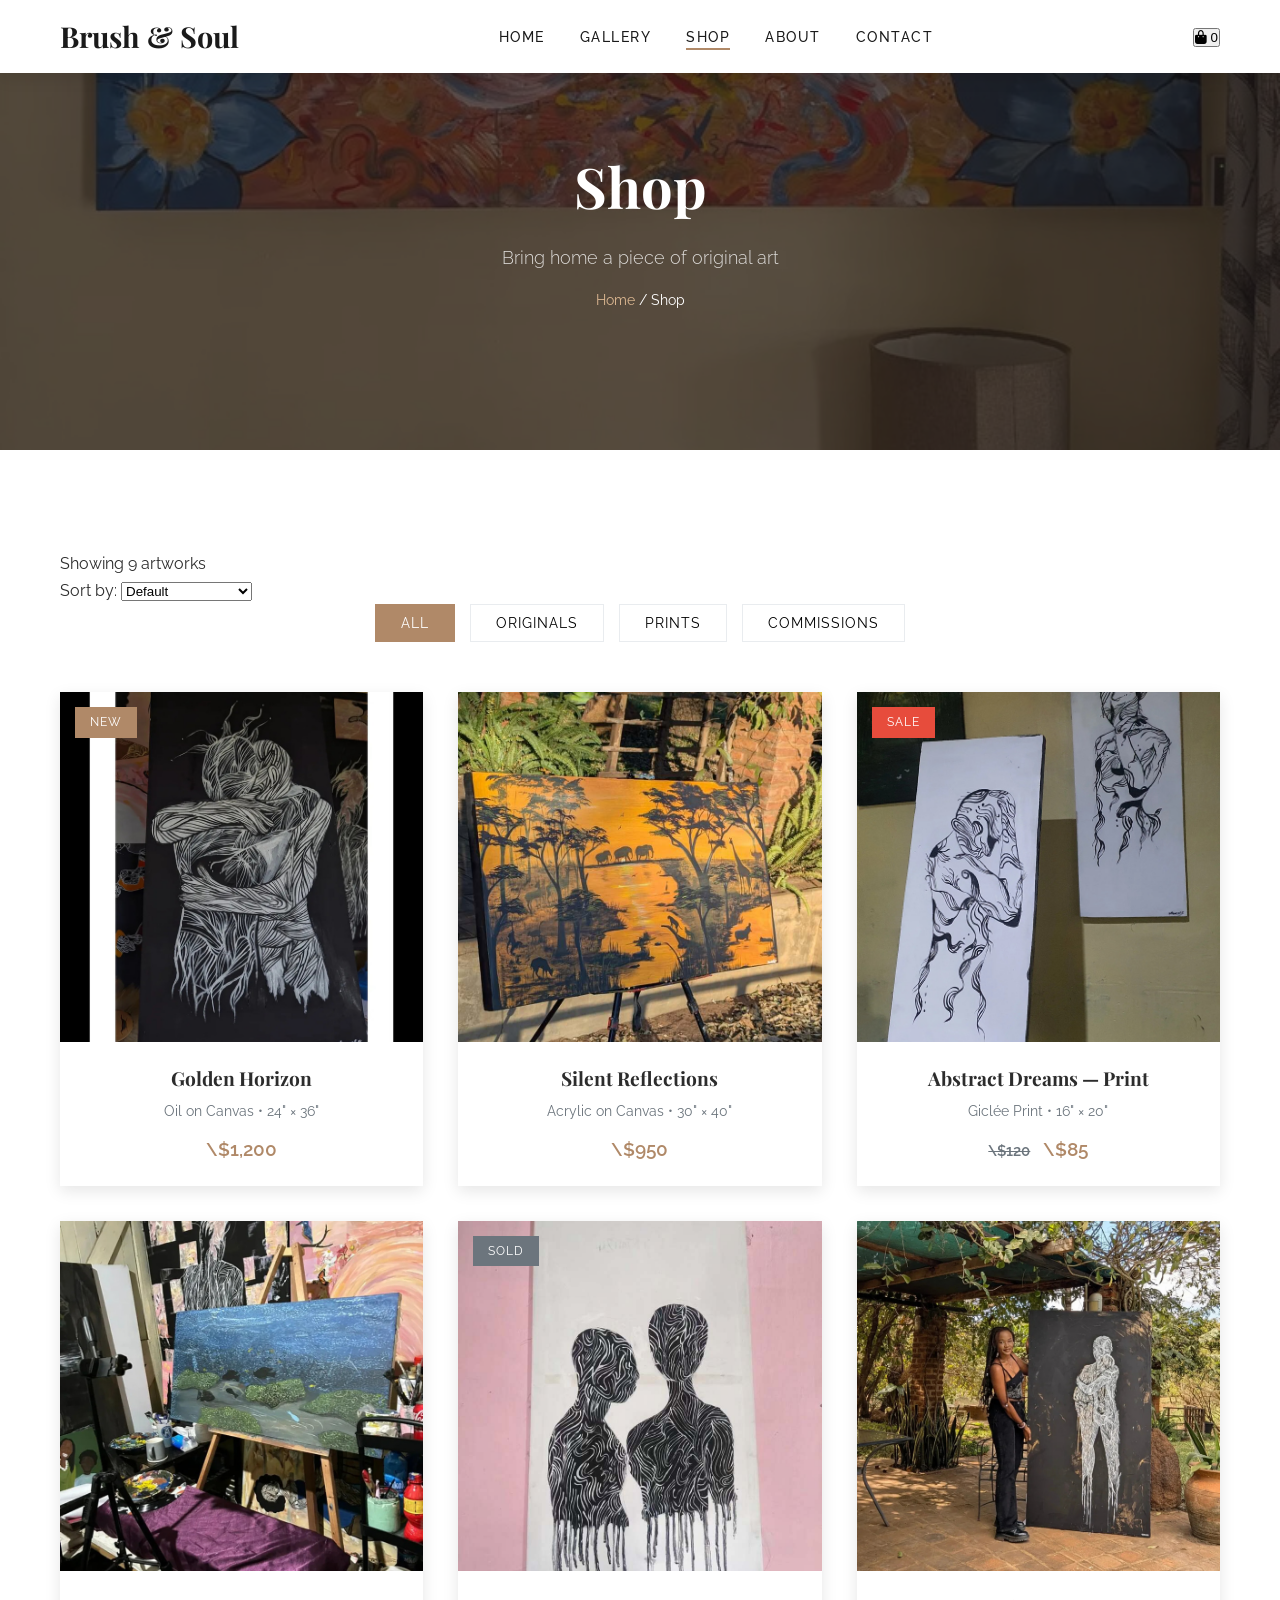
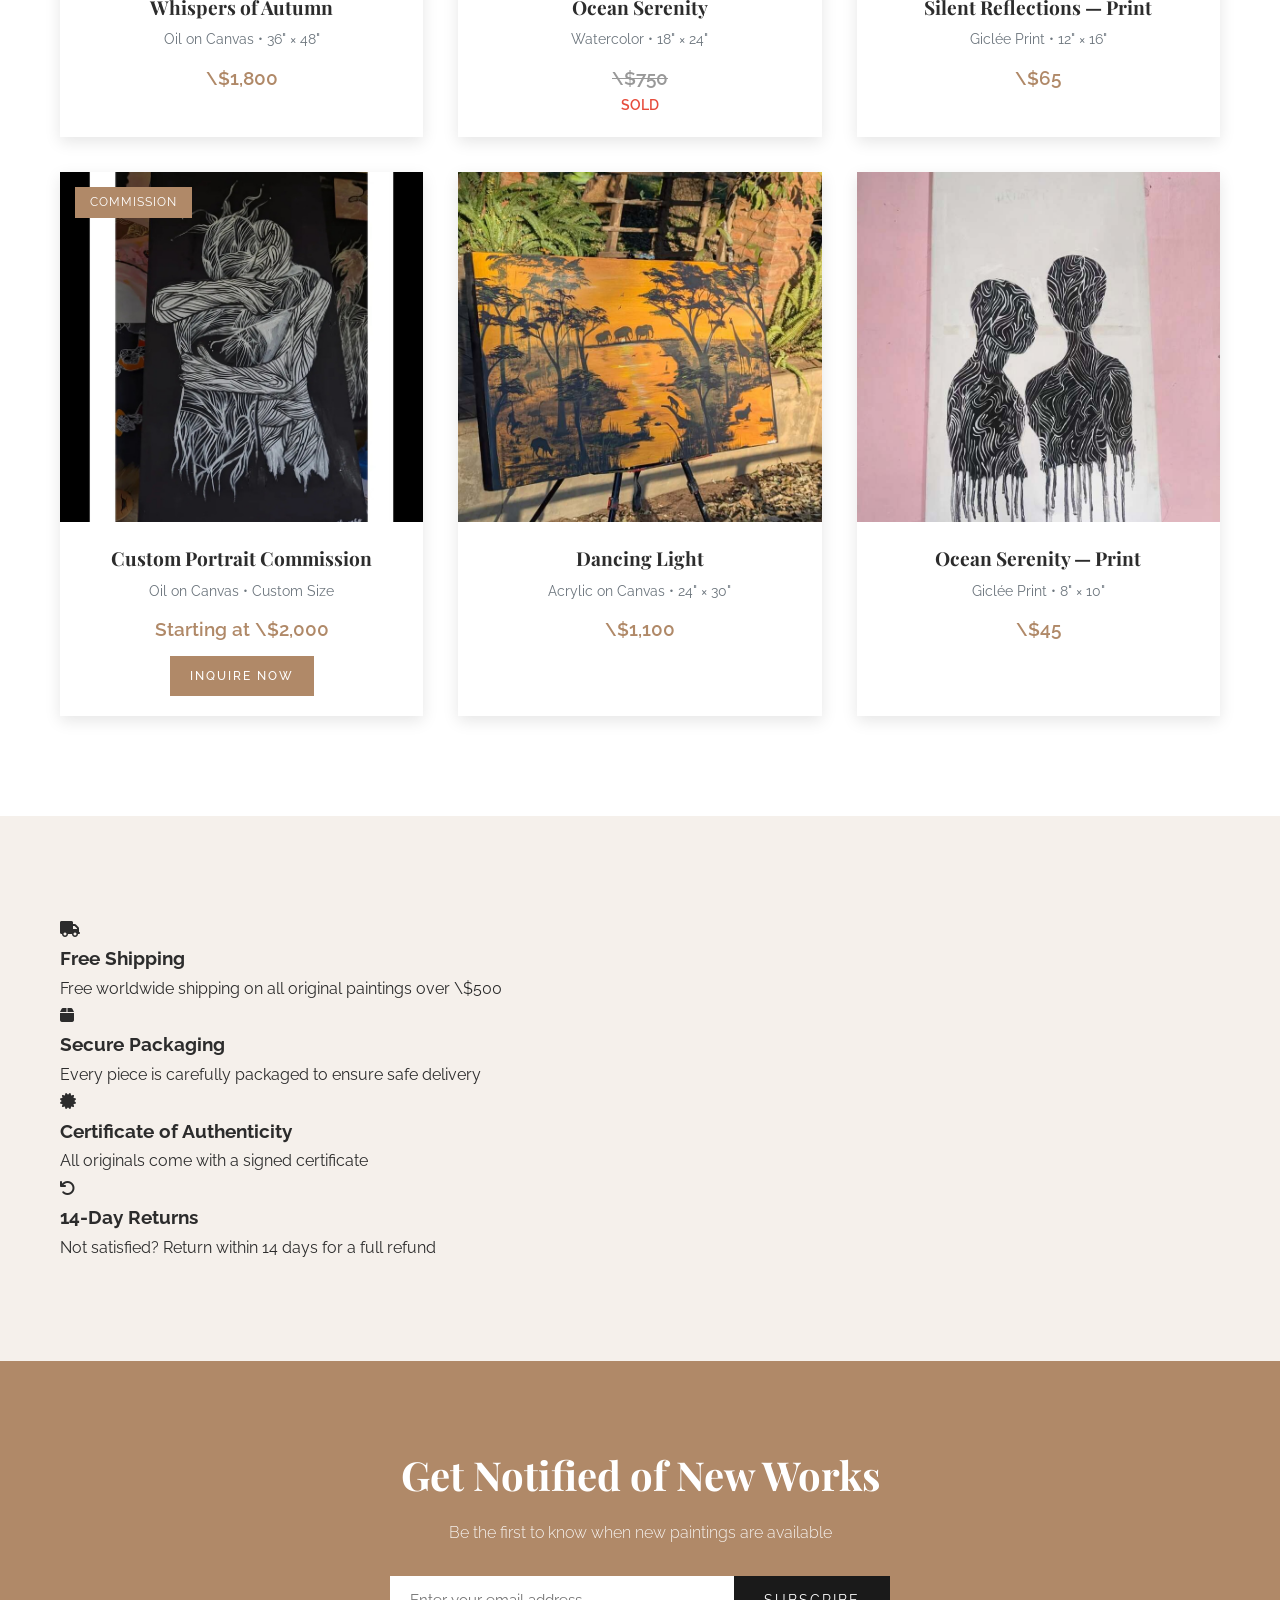
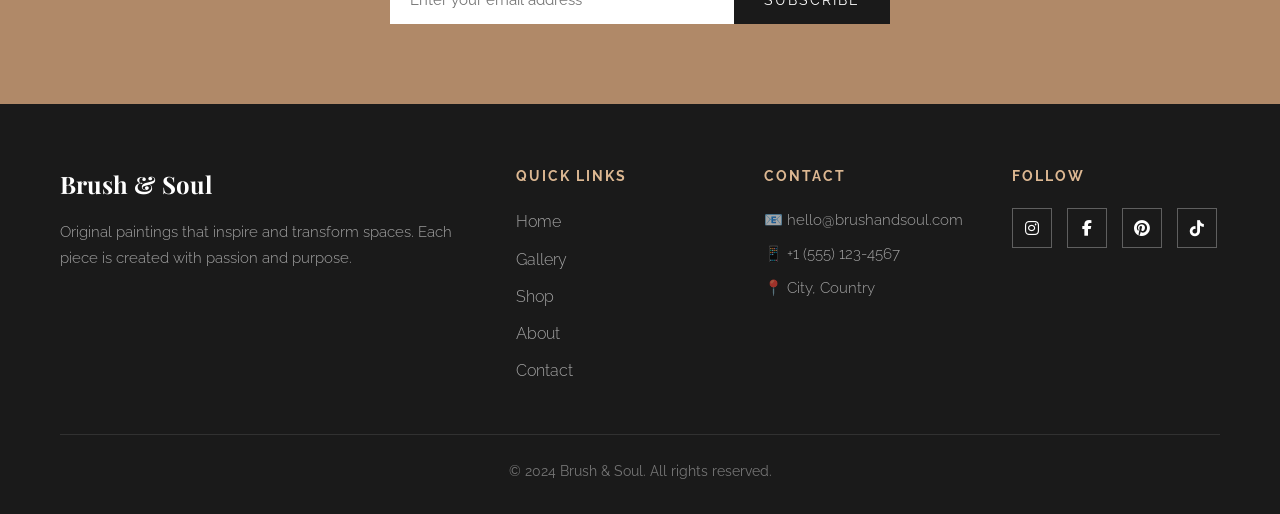
<file: shop.html>
<!DOCTYPE html>
<html lang="en">
<head>
  <meta charset="UTF-8">
  <meta name="viewport" content="width=device-width, initial-scale=1.0">
  <meta name="description" content="Shop original paintings and art prints by [Artist Name]. Unique artwork for your home and collection.">
  <title>Shop | Brush & Soul</title>
  <link rel="stylesheet" href="css/style.css">
  <link rel="stylesheet" href="https://cdnjs.cloudflare.com/ajax/libs/font-awesome/6.4.0/css/all.min.css">
</head>
<body>

  <!-- ==================== NAVIGATION ==================== -->
  <nav class="navbar scrolled" id="navbar">
    <div class="container">
      <a href="index.html" class="nav-logo">Brush & Soul</a>
      <ul class="nav-links" id="navLinks">
        <li><a href="index.html">Home</a></li>
        <li><a href="gallery.html">Gallery</a></li>
        <li><a href="shop.html" class="active">Shop</a></li>
        <li><a href="about.html">About</a></li>
        <li><a href="contact.html">Contact</a></li>
      </ul>
      <div class="nav-right">
        <button class="cart-btn" id="cartBtn">
          <i class="fas fa-shopping-bag"></i>
          <span class="cart-count" id="cartCount">0</span>
        </button>
      </div>
      <div class="nav-toggle" id="navToggle">
        <span></span><span></span><span></span>
      </div>
    </div>
  </nav>

  <!-- ==================== PAGE HEADER ==================== -->
  <div class="page-header">
    <div class="page-header-content">
      <h1>Shop</h1>
      <p>Bring home a piece of original art</p>
      <div class="breadcrumb">
        <a href="index.html">Home</a> / Shop
      </div>
    </div>
  </div>

  <!-- ==================== SHOP SECTION ==================== -->
  <section class="section">
    <div class="container">

      <!-- Shop Header with Sort -->
      <div class="shop-header">
        <div class="shop-result-count">
          Showing <span id="resultCount">9</span> artworks
        </div>
        <div class="shop-sort">
          <label for="sortSelect">Sort by:</label>
          <select id="sortSelect" class="sort-select">
            <option value="default">Default</option>
            <option value="price-low">Price: Low to High</option>
            <option value="price-high">Price: High to Low</option>
            <option value="newest">Newest First</option>
            <option value="name">Name: A-Z</option>
          </select>
        </div>
      </div>

      <!-- Shop Filters -->
      <div class="gallery-filters">
        <button class="filter-btn active" data-filter="all">All</button>
        <button class="filter-btn" data-filter="original">Originals</button>
        <button class="filter-btn" data-filter="print">Prints</button>
        <button class="filter-btn" data-filter="commission">Commissions</button>
      </div>

      <!-- Products Grid -->
      <div class="shop-grid" id="shopGrid">

        <!-- 🔄 PRODUCT 1 -->
        <div class="product-card fade-in" data-category="original" data-price="1200" data-name="Golden Horizon">
          <div class="product-image">
            <img src="images/paintings/painting1.jpg" alt="Golden Horizon">
            <span class="product-badge badge-new">New</span>
            <div class="product-actions">
              <button class="add-to-cart-btn" 
                data-id="1" 
                data-name="Golden Horizon" 
                data-price="1200" 
                data-image="images/paintings/painting1.jpg">
                <i class="fas fa-shopping-bag"></i>
              </button>
              <button class="quick-view-btn">
                <i class="fas fa-eye"></i>
              </button>
              <button class="wishlist-btn">
                <i class="fas fa-heart"></i>
              </button>
            </div>
          </div>
          <div class="product-info">
            <h3>Golden Horizon</h3>
            <p class="product-medium">Oil on Canvas • 24" × 36"</p>
            <p class="product-price">\$1,200</p>
          </div>
        </div>

        <!-- 🔄 PRODUCT 2 -->
        <div class="product-card fade-in" data-category="original" data-price="950" data-name="Silent Reflections">
          <div class="product-image">
            <img src="images/paintings/painting2.jpg" alt="Silent Reflections">
            <div class="product-actions">
              <button class="add-to-cart-btn" 
                data-id="2" 
                data-name="Silent Reflections" 
                data-price="950" 
                data-image="images/paintings/painting2.jpg">
                <i class="fas fa-shopping-bag"></i>
              </button>
              <button class="quick-view-btn">
                <i class="fas fa-eye"></i>
              </button>
              <button class="wishlist-btn">
                <i class="fas fa-heart"></i>
              </button>
            </div>
          </div>
          <div class="product-info">
            <h3>Silent Reflections</h3>
            <p class="product-medium">Acrylic on Canvas • 30" × 40"</p>
            <p class="product-price">\$950</p>
          </div>
        </div>

        <!-- 🔄 PRODUCT 3 -->
        <div class="product-card fade-in" data-category="print" data-price="85" data-name="Golden Horizon Print">
          <div class="product-image">
            <img src="images/paintings/painting3.jpg" alt="Abstract Dreams Print">
            <span class="product-badge badge-sale">Sale</span>
            <div class="product-actions">
              <button class="add-to-cart-btn" 
                data-id="3" 
                data-name="Abstract Dreams Print" 
                data-price="85" 
                data-image="images/paintings/painting3.jpg">
                <i class="fas fa-shopping-bag"></i>
              </button>
              <button class="quick-view-btn">
                <i class="fas fa-eye"></i>
              </button>
              <button class="wishlist-btn">
                <i class="fas fa-heart"></i>
              </button>
            </div>
          </div>
          <div class="product-info">
            <h3>Abstract Dreams — Print</h3>
            <p class="product-medium">Giclée Print • 16" × 20"</p>
            <p class="product-price">
              <span class="original-price">\$120</span> \$85
            </p>
          </div>
        </div>

        <!-- 🔄 PRODUCT 4 -->
        <div class="product-card fade-in" data-category="original" data-price="1800" data-name="Whispers of Autumn">
          <div class="product-image">
            <img src="images/paintings/painting4.jpg" alt="Whispers of Autumn">
            <div class="product-actions">
              <button class="add-to-cart-btn" 
                data-id="4" 
                data-name="Whispers of Autumn" 
                data-price="1800" 
                data-image="images/paintings/painting4.jpg">
                <i class="fas fa-shopping-bag"></i>
              </button>
              <button class="quick-view-btn">
                <i class="fas fa-eye"></i>
              </button>
              <button class="wishlist-btn">
                <i class="fas fa-heart"></i>
              </button>
            </div>
          </div>
          <div class="product-info">
            <h3>Whispers of Autumn</h3>
            <p class="product-medium">Oil on Canvas • 36" × 48"</p>
            <p class="product-price">\$1,800</p>
          </div>
        </div>

        <!-- 🔄 PRODUCT 5 -->
        <div class="product-card fade-in" data-category="original" data-price="750" data-name="Ocean Serenity">
          <div class="product-image">
            <img src="images/paintings/painting5.jpg" alt="Ocean Serenity">
            <span class="product-badge badge-sold">Sold</span>
            <div class="product-actions">
              <button class="quick-view-btn">
                <i class="fas fa-eye"></i>
              </button>
            </div>
          </div>
          <div class="product-info">
            <h3>Ocean Serenity</h3>
            <p class="product-medium">Watercolor • 18" × 24"</p>
            <p class="product-price" style="text-decoration: line-through; color: #999;">\$750</p>
            <p style="color: #e74c3c; font-size: 0.85rem; font-weight: 600;">SOLD</p>
          </div>
        </div>

        <!-- 🔄 PRODUCT 6 -->
        <div class="product-card fade-in" data-category="print" data-price="65" data-name="Silent Reflections Print">
          <div class="product-image">
            <img src="images/paintings/painting6.jpg" alt="Silent Reflections Print">
            <div class="product-actions">
              <button class="add-to-cart-btn" 
                data-id="6" 
                data-name="Silent Reflections Print" 
                data-price="65" 
                data-image="images/paintings/painting6.jpg">
                <i class="fas fa-shopping-bag"></i>
              </button>
              <button class="quick-view-btn">
                <i class="fas fa-eye"></i>
              </button>
              <button class="wishlist-btn">
                <i class="fas fa-heart"></i>
              </button>
            </div>
          </div>
          <div class="product-info">
            <h3>Silent Reflections — Print</h3>
            <p class="product-medium">Giclée Print • 12" × 16"</p>
            <p class="product-price">\$65</p>
          </div>
        </div>

        <!-- 🔄 PRODUCT 7 - Commission -->
        <div class="product-card fade-in" data-category="commission" data-price="2000" data-name="Custom Commission">
          <div class="product-image">
            <img src="images/paintings/painting1.jpg" alt="Custom Commission">
            <span class="product-badge badge-new">Commission</span>
            <div class="product-actions">
              <button class="quick-view-btn">
                <i class="fas fa-eye"></i>
              </button>
            </div>
          </div>
          <div class="product-info">
            <h3>Custom Portrait Commission</h3>
            <p class="product-medium">Oil on Canvas • Custom Size</p>
            <p class="product-price">Starting at \$2,000</p>
            <a href="contact.html" class="btn btn-primary" style="margin-top: 10px; padding: 10px 20px; font-size: 0.75rem;">Inquire Now</a>
          </div>
        </div>

        <!-- 🔄 PRODUCT 8 -->
        <div class="product-card fade-in" data-category="original" data-price="1100" data-name="Dancing Light">
          <div class="product-image">
            <img src="images/paintings/painting2.jpg" alt="Dancing Light">
            <div class="product-actions">
              <button class="add-to-cart-btn" 
                data-id="8" 
                data-name="Dancing Light" 
                data-price="1100" 
                data-image="images/paintings/painting2.jpg">
                <i class="fas fa-shopping-bag"></i>
              </button>
              <button class="quick-view-btn">
                <i class="fas fa-eye"></i>
              </button>
              <button class="wishlist-btn">
                <i class="fas fa-heart"></i>
              </button>
            </div>
          </div>
          <div class="product-info">
            <h3>Dancing Light</h3>
            <p class="product-medium">Acrylic on Canvas • 24" × 30"</p>
            <p class="product-price">\$1,100</p>
          </div>
        </div>

        <!-- 🔄 PRODUCT 9 -->
        <div class="product-card fade-in" data-category="print" data-price="45" data-name="Ocean Serenity Print">
          <div class="product-image">
            <img src="images/paintings/painting5.jpg" alt="Ocean Serenity Print">
            <div class="product-actions">
              <button class="add-to-cart-btn" 
                data-id="9" 
                data-name="Ocean Serenity Print" 
                data-price="45" 
                data-image="images/paintings/painting5.jpg">
                <i class="fas fa-shopping-bag"></i>
              </button>
              <button class="quick-view-btn">
                <i class="fas fa-eye"></i>
              </button>
              <button class="wishlist-btn">
                <i class="fas fa-heart"></i>
              </button>
            </div>
          </div>
          <div class="product-info">
            <h3>Ocean Serenity — Print</h3>
            <p class="product-medium">Giclée Print • 8" × 10"</p>
            <p class="product-price">\$45</p>
          </div>
        </div>

      </div>
    </div>
  </section>

  <!-- ==================== SHIPPING INFO ==================== -->
  <section class="section" style="background: var(--light-color);">
    <div class="container">
      <div class="shipping-info-grid">
        <div class="shipping-card fade-in">
          <i class="fas fa-truck"></i>
          <h3>Free Shipping</h3>
          <p>Free worldwide shipping on all original paintings over \$500</p>
        </div>
        <div class="shipping-card fade-in">
          <i class="fas fa-box"></i>
          <h3>Secure Packaging</h3>
          <p>Every piece is carefully packaged to ensure safe delivery</p>
        </div>
        <div class="shipping-card fade-in">
          <i class="fas fa-certificate"></i>
          <h3>Certificate of Authenticity</h3>
          <p>All originals come with a signed certificate</p>
        </div>
        <div class="shipping-card fade-in">
          <i class="fas fa-undo"></i>
          <h3>14-Day Returns</h3>
          <p>Not satisfied? Return within 14 days for a full refund</p>
        </div>
      </div>
    </div>
  </section>

  <!-- ==================== CART SIDEBAR ==================== -->
  <div class="cart-overlay" id="cartOverlay"></div>
  <div class="cart-sidebar" id="cartSidebar">
    <div class="cart-header">
      <h3>Your Cart (<span id="cartItemCount">0</span>)</h3>
      <button class="cart-close" id="cartClose">&times;</button>
    </div>
    <div class="cart-items" id="cartItems">
      <div class="empty-cart" id="emptyCart">
        <i class="fas fa-shopping-bag" style="font-size: 3rem; color: var(--light-grey); margin-bottom: 15px;"></i>
        <p>Your cart is empty</p>
        <p style="font-size: 0.85rem; color: var(--grey);">Add some beautiful art!</p>
      </div>
    </div>
    <div class="cart-footer" id="cartFooter" style="display: none;">
      <div class="cart-total">
        <span>Total:</span>
        <span id="cartTotal">\$0</span>
      </div>
      <p style="font-size: 0.8rem; color: var(--grey); margin-bottom: 15px;">
        Shipping calculated at checkout
      </p>
      <button class="btn btn-primary" style="width: 100%; text-align: center;" id="checkoutBtn">
        Proceed to Checkout
      </button>
      <button class="btn btn-outline" style="width: 100%; text-align: center; margin-top: 10px;" id="continueShoppingBtn">
        Continue Shopping
      </button>
    </div>
  </div>

  <!-- ==================== NEWSLETTER ==================== -->
  <section class="newsletter">
    <div class="container">
      <h2>Get Notified of New Works</h2>
      <p>Be the first to know when new paintings are available</p>
      <form class="newsletter-form" id="newsletterForm">
        <input type="email" placeholder="Enter your email address" required>
        <button type="submit">Subscribe</button>
      </form>
    </div>
  </section>

  <!-- ==================== FOOTER ==================== -->
  <footer class="footer">
    <div class="container">
      <div class="footer-grid">
        <div class="footer-about">
          <h3>Brush & Soul</h3>
          <p>Original paintings that inspire and transform spaces. Each piece is created with passion and purpose.</p>
        </div>
        <div class="footer-links">
          <h4>Quick Links</h4>
          <ul>
            <li><a href="index.html">Home</a></li>
            <li><a href="gallery.html">Gallery</a></li>
            <li><a href="shop.html">Shop</a></li>
            <li><a href="about.html">About</a></li>
            <li><a href="contact.html">Contact</a></li>
          </ul>
        </div>
        <div class="footer-contact">
          <h4>Contact</h4>
          <p>📧 hello@brushandsoul.com</p>
          <p>📱 +1 (555) 123-4567</p>
          <p>📍 City, Country</p>
        </div>
        <div class="footer-social">
          <h4>Follow</h4>
          <div class="social-icons">
            <a href="#" target="_blank"><i class="fab fa-instagram"></i></a>
            <a href="#" target="_blank"><i class="fab fa-facebook-f"></i></a>
            <a href="#" target="_blank"><i class="fab fa-pinterest"></i></a>
            <a href="#" target="_blank"><i class="fab fa-tiktok"></i></a>
          </div>
        </div>
      </div>
      <div class="footer-bottom">
        <p>&copy; 2024 Brush & Soul. All rights reserved.</p>
      </div>
    </div>
  </footer>

  <script src="js/script.js"></script>
</body>
</html>
</file>
<file: css/style.css>
/* ============================================
   css/style.css - Main Stylesheet
   ============================================ */

/* ---------- GOOGLE FONTS ---------- */
@import url('https://fonts.googleapis.com/css2?family=Playfair+Display:ital,wght@0,400;0,700;1,400&family=Raleway:wght@300;400;500;600&display=swap');

/* ---------- CSS VARIABLES ---------- */
:root {
  --primary-color: #2c2c2c;
  --secondary-color: #b08968;
  --accent-color: #ddb892;
  --light-color: #f5f0eb;
  --white: #ffffff;
  --dark: #1a1a1a;
  --grey: #6c757d;
  --light-grey: #e9ecef;
  --font-heading: 'Playfair Display', serif;
  --font-body: 'Raleway', sans-serif;
  --transition: all 0.3s ease;
  --shadow: 0 5px 15px rgba(0, 0, 0, 0.1);
  --shadow-hover: 0 10px 30px rgba(0, 0, 0, 0.15);
}

/* ---------- RESET ---------- */
*,
*::before,
*::after {
  margin: 0;
  padding: 0;
  box-sizing: border-box;
}

html {
  scroll-behavior: smooth;
  font-size: 16px;
}

body {
  font-family: var(--font-body);
  color: var(--primary-color);
  background-color: var(--white);
  line-height: 1.7;
  overflow-x: hidden;
}

a {
  text-decoration: none;
  color: inherit;
}

ul {
  list-style: none;
}

img {
  max-width: 100%;
  display: block;
}

/* ---------- UTILITY CLASSES ---------- */
.container {
  max-width: 1200px;
  margin: 0 auto;
  padding: 0 20px;
}

.section {
  padding: 100px 0;
}

.section-title {
  font-family: var(--font-heading);
  font-size: 2.8rem;
  text-align: center;
  margin-bottom: 15px;
  color: var(--dark);
}

.section-subtitle {
  text-align: center;
  color: var(--grey);
  font-size: 1.1rem;
  margin-bottom: 60px;
  font-weight: 300;
}

.section-line {
  width: 60px;
  height: 3px;
  background: var(--secondary-color);
  margin: 15px auto 20px;
}

.btn {
  display: inline-block;
  padding: 14px 40px;
  border: none;
  border-radius: 0;
  font-family: var(--font-body);
  font-size: 0.9rem;
  font-weight: 500;
  letter-spacing: 2px;
  text-transform: uppercase;
  cursor: pointer;
  transition: var(--transition);
}

.btn-primary {
  background-color: var(--secondary-color);
  color: var(--white);
}

.btn-primary:hover {
  background-color: var(--dark);
}

.btn-outline {
  background: transparent;
  border: 2px solid var(--secondary-color);
  color: var(--secondary-color);
}

.btn-outline:hover {
  background: var(--secondary-color);
  color: var(--white);
}

.btn-dark {
  background-color: var(--dark);
  color: var(--white);
}

.btn-dark:hover {
  background-color: var(--secondary-color);
}

/* ---------- NAVIGATION ---------- */
.navbar {
  position: fixed;
  top: 0;
  left: 0;
  width: 100%;
  z-index: 1000;
  padding: 20px 0;
  transition: var(--transition);
  background: transparent;
}

.navbar.scrolled {
  background: var(--white);
  box-shadow: var(--shadow);
  padding: 12px 0;
}

.navbar .container {
  display: flex;
  justify-content: space-between;
  align-items: center;
}

.nav-logo {
  font-family: var(--font-heading);
  font-size: 1.8rem;
  font-weight: 700;
  color: var(--white);
  transition: var(--transition);
}

.navbar.scrolled .nav-logo {
  color: var(--dark);
}

.nav-links {
  display: flex;
  gap: 35px;
}

.nav-links a {
  color: var(--white);
  font-size: 0.85rem;
  font-weight: 500;
  letter-spacing: 1.5px;
  text-transform: uppercase;
  position: relative;
  transition: var(--transition);
}

.navbar.scrolled .nav-links a {
  color: var(--dark);
}

.nav-links a::after {
  content: '';
  position: absolute;
  bottom: -5px;
  left: 0;
  width: 0;
  height: 2px;
  background: var(--secondary-color);
  transition: var(--transition);
}

.nav-links a:hover::after,
.nav-links a.active::after {
  width: 100%;
}

.nav-toggle {
  display: none;
  flex-direction: column;
  gap: 5px;
  cursor: pointer;
  z-index: 1001;
}

.nav-toggle span {
  width: 25px;
  height: 2px;
  background: var(--white);
  transition: var(--transition);
}

.navbar.scrolled .nav-toggle span {
  background: var(--dark);
}

/* ---------- HERO SECTION ---------- */
.hero {
  position: relative;
  height: 100vh;
  display: flex;
  align-items: center;
  justify-content: center;
  text-align: center;
  color: var(--white);
  overflow: hidden;
}

.hero-bg {
  position: absolute;
  top: 0;
  left: 0;
  width: 100%;
  height: 100%;
  background: url('../images/hero-bg.jpg') center/cover no-repeat;
  z-index: -2;
}

.hero-overlay {
  position: absolute;
  top: 0;
  left: 0;
  width: 100%;
  height: 100%;
  background: rgba(0, 0, 0, 0.5);
  z-index: -1;
}

.hero-content h1 {
  font-family: var(--font-heading);
  font-size: 4.5rem;
  font-weight: 700;
  margin-bottom: 10px;
  animation: fadeInUp 1s ease;
}

.hero-content .tagline {
  font-size: 1.3rem;
  font-weight: 300;
  letter-spacing: 4px;
  text-transform: uppercase;
  margin-bottom: 15px;
  animation: fadeInUp 1.2s ease;
}

.hero-content .hero-description {
  font-size: 1.1rem;
  font-weight: 300;
  max-width: 600px;
  margin: 0 auto 40px;
  opacity: 0.9;
  animation: fadeInUp 1.4s ease;
}

.hero-buttons {
  display: flex;
  gap: 20px;
  justify-content: center;
  animation: fadeInUp 1.6s ease;
}

.hero-buttons .btn-outline {
  border-color: var(--white);
  color: var(--white);
}

.hero-buttons .btn-outline:hover {
  background: var(--white);
  color: var(--dark);
}

.scroll-down {
  position: absolute;
  bottom: 30px;
  left: 50%;
  transform: translateX(-50%);
  animation: bounce 2s infinite;
}

.scroll-down span {
  display: block;
  width: 30px;
  height: 50px;
  border: 2px solid var(--white);
  border-radius: 25px;
  position: relative;
}

.scroll-down span::after {
  content: '';
  position: absolute;
  top: 8px;
  left: 50%;
  transform: translateX(-50%);
  width: 4px;
  height: 10px;
  background: var(--white);
  border-radius: 2px;
  animation: scrollAnim 2s infinite;
}

/* ---------- FEATURED WORKS SECTION ---------- */
.featured-works {
  background: var(--white);
}

.works-grid {
  display: grid;
  grid-template-columns: repeat(3, 1fr);
  gap: 30px;
}

.work-card {
  position: relative;
  overflow: hidden;
  cursor: pointer;
  box-shadow: var(--shadow);
  transition: var(--transition);
}

.work-card:hover {
  box-shadow: var(--shadow-hover);
  transform: translateY(-5px);
}

.work-card img {
  width: 100%;
  height: 350px;
  object-fit: cover;
  transition: transform 0.5s ease;
}

.work-card:hover img {
  transform: scale(1.05);
}

.work-overlay {
  position: absolute;
  bottom: 0;
  left: 0;
  right: 0;
  background: linear-gradient(transparent, rgba(0, 0, 0, 0.8));
  padding: 30px 20px 20px;
  transform: translateY(100%);
  transition: transform 0.4s ease;
}

.work-card:hover .work-overlay {
  transform: translateY(0);
}

.work-overlay h3 {
  font-family: var(--font-heading);
  color: var(--white);
  font-size: 1.3rem;
  margin-bottom: 5px;
}

.work-overlay p {
  color: var(--accent-color);
  font-size: 0.9rem;
}

/* ---------- ABOUT PREVIEW SECTION ---------- */
.about-preview {
  background: var(--light-color);
}

.about-grid {
  display: grid;
  grid-template-columns: 1fr 1fr;
  gap: 60px;
  align-items: center;
}

.about-image {
  position: relative;
}

.about-image img {
  width: 100%;
  height: 500px;
  object-fit: cover;
  box-shadow: var(--shadow);
}

.about-image-decoration {
  position: absolute;
  top: -20px;
  left: -20px;
  width: 100%;
  height: 100%;
  border: 3px solid var(--secondary-color);
  z-index: -1;
}

.about-text h2 {
  font-family: var(--font-heading);
  font-size: 2.5rem;
  margin-bottom: 10px;
}

.about-text .line {
  width: 60px;
  height: 3px;
  background: var(--secondary-color);
  margin-bottom: 25px;
}

.about-text p {
  color: var(--grey);
  margin-bottom: 20px;
  font-weight: 300;
}

.about-text .signature {
  font-family: var(--font-heading);
  font-style: italic;
  font-size: 1.5rem;
  color: var(--secondary-color);
  margin: 25px 0;
}

/* ---------- INSTAGRAM FEED SECTION ---------- */
.instagram-section {
  background: var(--dark);
  color: var(--white);
  padding: 80px 0;
  text-align: center;
}

.instagram-section .section-title {
  color: var(--white);
}

.instagram-grid {
  display: grid;
  grid-template-columns: repeat(6, 1fr);
  gap: 5px;
  margin-top: 40px;
}

.instagram-grid .insta-item {
  position: relative;
  overflow: hidden;
  aspect-ratio: 1;
}

.instagram-grid .insta-item img {
  width: 100%;
  height: 100%;
  object-fit: cover;
  transition: transform 0.4s ease;
}

.instagram-grid .insta-item:hover img {
  transform: scale(1.1);
}

.instagram-grid .insta-item .insta-overlay {
  position: absolute;
  top: 0;
  left: 0;
  width: 100%;
  height: 100%;
  background: rgba(176, 137, 104, 0.7);
  display: flex;
  align-items: center;
  justify-content: center;
  opacity: 0;
  transition: opacity 0.4s ease;
}

.instagram-grid .insta-item:hover .insta-overlay {
  opacity: 1;
}

.insta-overlay i {
  font-size: 2rem;
  color: var(--white);
}

.instagram-handle {
  margin-top: 30px;
  font-size: 1.2rem;
}

.instagram-handle a {
  color: var(--accent-color);
  transition: var(--transition);
}

.instagram-handle a:hover {
  color: var(--white);
}

/* ---------- TESTIMONIALS ---------- */
.testimonials {
  background: var(--white);
}

.testimonial-slider {
  max-width: 800px;
  margin: 0 auto;
  text-align: center;
  position: relative;
}

.testimonial-item {
  display: none;
  padding: 0 40px;
}

.testimonial-item.active {
  display: block;
}

.testimonial-item .quote-icon {
  font-size: 3rem;
  color: var(--accent-color);
  margin-bottom: 20px;
}

.testimonial-item blockquote {
  font-family: var(--font-heading);
  font-size: 1.4rem;
  font-style: italic;
  color: var(--dark);
  line-height: 1.8;
  margin-bottom: 25px;
}

.testimonial-item .author {
  font-weight: 600;
  color: var(--secondary-color);
}

.testimonial-dots {
  display: flex;
  justify-content: center;
  gap: 10px;
  margin-top: 30px;
}

.testimonial-dots .dot {
  width: 12px;
  height: 12px;
  border-radius: 50%;
  background: var(--light-grey);
  cursor: pointer;
  transition: var(--transition);
}

.testimonial-dots .dot.active {
  background: var(--secondary-color);
}

/* ---------- NEWSLETTER ---------- */
.newsletter {
  background: var(--secondary-color);
  padding: 80px 0;
  text-align: center;
  color: var(--white);
}

.newsletter h2 {
  font-family: var(--font-heading);
  font-size: 2.5rem;
  margin-bottom: 10px;
}

.newsletter p {
  font-weight: 300;
  margin-bottom: 30px;
  opacity: 0.9;
}

.newsletter-form {
  display: flex;
  max-width: 500px;
  margin: 0 auto;
}

.newsletter-form input {
  flex: 1;
  padding: 15px 20px;
  border: none;
  font-family: var(--font-body);
  font-size: 0.95rem;
  outline: none;
}

.newsletter-form button {
  padding: 15px 30px;
  background: var(--dark);
  color: var(--white);
  border: none;
  font-family: var(--font-body);
  font-size: 0.85rem;
  letter-spacing: 2px;
  text-transform: uppercase;
  cursor: pointer;
  transition: var(--transition);
}

.newsletter-form button:hover {
  background: var(--primary-color);
}

/* ---------- FOOTER ---------- */
.footer {
  background: var(--dark);
  color: var(--white);
  padding: 60px 0 30px;
}

.footer-grid {
  display: grid;
  grid-template-columns: 2fr 1fr 1fr 1fr;
  gap: 40px;
  margin-bottom: 40px;
}

.footer-about h3 {
  font-family: var(--font-heading);
  font-size: 1.5rem;
  margin-bottom: 15px;
}

.footer-about p {
  color: rgba(255, 255, 255, 0.6);
  font-weight: 300;
  font-size: 0.95rem;
}

.footer-links h4,
.footer-contact h4,
.footer-social h4 {
  font-size: 0.9rem;
  letter-spacing: 2px;
  text-transform: uppercase;
  margin-bottom: 20px;
  color: var(--accent-color);
}

.footer-links ul li {
  margin-bottom: 10px;
}

.footer-links ul li a {
  color: rgba(255, 255, 255, 0.6);
  font-weight: 300;
  transition: var(--transition);
}

.footer-links ul li a:hover {
  color: var(--accent-color);
  padding-left: 5px;
}

.footer-contact p {
  color: rgba(255, 255, 255, 0.6);
  font-weight: 300;
  margin-bottom: 8px;
  font-size: 0.95rem;
}

.social-icons {
  display: flex;
  gap: 15px;
}

.social-icons a {
  width: 40px;
  height: 40px;
  border: 1px solid rgba(255, 255, 255, 0.3);
  display: flex;
  align-items: center;
  justify-content: center;
  color: var(--white);
  transition: var(--transition);
}

.social-icons a:hover {
  background: var(--secondary-color);
  border-color: var(--secondary-color);
}

.footer-bottom {
  border-top: 1px solid rgba(255, 255, 255, 0.1);
  padding-top: 25px;
  text-align: center;
  color: rgba(255, 255, 255, 0.4);
  font-size: 0.85rem;
}

/* ---------- GALLERY PAGE ---------- */
.page-header {
  height: 50vh;
  display: flex;
  align-items: center;
  justify-content: center;
  text-align: center;
  background: var(--dark);
  color: var(--white);
  position: relative;
}

.page-header::before {
  content: '';
  position: absolute;
  top: 0;
  left: 0;
  width: 100%;
  height: 100%;
  background: url('../images/hero-bg.jpg') center/cover;
  opacity: 0.3;
}

.page-header-content {
  position: relative;
  z-index: 1;
}

.page-header h1 {
  font-family: var(--font-heading);
  font-size: 3.5rem;
  margin-bottom: 10px;
}

.page-header p {
  font-weight: 300;
  font-size: 1.1rem;
  opacity: 0.8;
}

.breadcrumb {
  margin-top: 15px;
  font-size: 0.9rem;
}

.breadcrumb a {
  color: var(--accent-color);
}

/* Gallery Filters */
.gallery-filters {
  display: flex;
  justify-content: center;
  gap: 15px;
  flex-wrap: wrap;
  margin-bottom: 50px;
}

.filter-btn {
  padding: 10px 25px;
  background: transparent;
  border: 1px solid var(--light-grey);
  font-family: var(--font-body);
  font-size: 0.85rem;
  letter-spacing: 1px;
  text-transform: uppercase;
  cursor: pointer;
  transition: var(--transition);
}

.filter-btn.active,
.filter-btn:hover {
  background: var(--secondary-color);
  color: var(--white);
  border-color: var(--secondary-color);
}

/* Gallery Grid */
.gallery-grid {
  display: grid;
  grid-template-columns: repeat(3, 1fr);
  gap: 30px;
}

.gallery-item {
  position: relative;
  overflow: hidden;
  cursor: pointer;
}

.gallery-item img {
  width: 100%;
  height: 400px;
  object-fit: cover;
  transition: transform 0.5s ease;
}

.gallery-item:hover img {
  transform: scale(1.05);
}

.gallery-item-overlay {
  position: absolute;
  top: 0;
  left: 0;
  width: 100%;
  height: 100%;
  background: rgba(0, 0, 0, 0.6);
  display: flex;
  flex-direction: column;
  align-items: center;
  justify-content: center;
  opacity: 0;
  transition: opacity 0.4s ease;
  color: var(--white);
  padding: 20px;
  text-align: center;
}

.gallery-item:hover .gallery-item-overlay {
  opacity: 1;
}

.gallery-item-overlay h3 {
  font-family: var(--font-heading);
  font-size: 1.5rem;
  margin-bottom: 8px;
}

.gallery-item-overlay .medium {
  color: var(--accent-color);
  font-size: 0.9rem;
  margin-bottom: 5px;
}

.gallery-item-overlay .dimensions {
  font-size: 0.85rem;
  opacity: 0.8;
}

.gallery-item-overlay .view-icon {
  width: 50px;
  height: 50px;
  border: 2px solid var(--white);
  border-radius: 50%;
  display: flex;
  align-items: center;
  justify-content: center;
  margin-top: 15px;
  font-size: 1.2rem;
}

/* ---------- LIGHTBOX ---------- */
.lightbox {
  display: none;
  position: fixed;
  top: 0;
  left: 0;
  width: 100%;
  height: 100%;
  background: rgba(0, 0, 0, 0.95);
  z-index: 2000;
  align-items: center;
  justify-content: center;
}

.lightbox.active {
  display: flex;
}

.lightbox-content {
  max-width: 80%;
  max-height: 85vh;
  position: relative;
}

.lightbox-content img {
  max-width: 100%;
  max-height: 80vh;
  object-fit: contain;
}

.lightbox-info {
  text-align: center;
  color: var(--white);
  padding: 20px;
}

.lightbox-info h3 {
  font-family: var(--font-heading);
  font-size: 1.5rem;
  margin-bottom: 5px;
}

.lightbox-info p {
  color: var(--accent-color);
}

.lightbox-close {
  position: absolute;
  top: 20px;
  right: 30px;
  font-size: 2rem;
  color: var(--white);
  cursor: pointer;
  z-index: 2001;
  background: none;
  border: none;
  transition: var(--transition);
}

.lightbox-close:hover {
  color: var(--accent-color);
}

.lightbox-nav {
  position: absolute;
  top: 50%;
  transform: translateY(-50%);
  font-size: 2rem;
  color: var(--white);
  cursor: pointer;
  background: none;
  border: none;
  padding: 20px;
  transition: var(--transition);
}

.lightbox-nav:hover {
  color: var(--accent-color);
}

.lightbox-prev {
  left: 20px;
}

.lightbox-next {
  right: 20px;
}

/* ---------- SHOP PAGE ---------- */
.shop-grid {
  display: grid;
  grid-template-columns: repeat(3, 1fr);
  gap: 35px;
}

.product-card {
  background: var(--white);
  box-shadow: var(--shadow);
  transition: var(--transition);
  overflow: hidden;
}

.product-card:hover {
  box-shadow: var(--shadow-hover);
  transform: translateY(-5px);
}

.product-image {
  position: relative;
  overflow: hidden;
}

.product-image img {
  width: 100%;
  height: 350px;
  object-fit: cover;
  transition: transform 0.5s ease;
}

.product-card:hover .product-image img {
  transform: scale(1.05);
}

.product-badge {
  position: absolute;
  top: 15px;
  left: 15px;
  padding: 5px 15px;
  font-size: 0.75rem;
  letter-spacing: 1px;
  text-transform: uppercase;
  color: var(--white);
}

.badge-sale {
  background: #e74c3c;
}

.badge-new {
  background: var(--secondary-color);
}

.badge-sold {
  background: var(--grey);
}

.product-actions {
  position: absolute;
  bottom: 15px;
  left: 50%;
  transform: translateX(-50%);
  display: flex;
  gap: 10px;
  opacity: 0;
  transition: opacity 0.4s ease;
}

.product-card:hover .product-actions {
  opacity: 1;
}

.product-actions button {
  width: 45px;
  height: 45px;
  background: var(--white);
  border: none;
  cursor: pointer;
  display: flex;
  align-items: center;
  justify-content: center;
  transition: var(--transition);
  font-size: 1rem;
}

.product-actions button:hover {
  background: var(--secondary-color);
  color: var(--white);
}

.product-info {
  padding: 20px;
  text-align: center;
}

.product-info h3 {
  font-family: var(--font-heading);
  font-size: 1.2rem;
  margin-bottom: 5px;
}

.product-info .product-medium {
  color: var(--grey);
  font-size: 0.85rem;
  margin-bottom: 10px;
}

.product-info .product-price {
  font-size: 1.2rem;
  font-weight: 600;
  color: var(--secondary-color);
}

.product-info .product-price .original-price {
  text-decoration: line-through;
  color: var(--grey);
  font-size: 0.95rem;
  margin-right: 8px;
}

/* ===== ABOUT PAGE STYLES ===== */

/* Artist Statement */
.artist-statement {
  max-width: 800px;
  margin: 0 auto;
  text-align: center;
}

.statement-content blockquote {
  font-family: var(--font-heading);
  font-size: 1.3rem;
  font-style: italic;
  line-height: 2;
  color: var(--dark);
  padding: 20px 0;
}

.statement-signature {
  font-family: var(--font-heading);
  font-size: 1.5rem;
  color: var(--secondary-color);
  font-style: italic;
  margin-top: 20px;
}

/* Process Grid */
.process-grid {
  display: grid;
  grid-template-columns: repeat(4, 1fr);
  gap: 30px;
  text-align: center;
}

.process-step {
  padding: 30px 20px;
}

.process-number {
  font-family: var(--font-heading);
  font-size: 3rem;
  color: var(--accent-color);
  margin-bottom: 15px;
  line-height: 1;
}

.process-step h3 {
  font-family: var(--font-heading);
  font-size: 1.2rem;
  margin-bottom: 10px;
}

.process-step p {
  color: var(--grey);
  font-size: 0.9rem;
  font-weight: 300;
}

/* Studio Grid */
.studio-grid {
  display: grid;
  grid-template-columns: repeat(2, 1fr);
  gap: 20px;
}

.studio-item {
  overflow: hidden;
}

.studio-item img {
  width: 100%;
  height: 350px;
  object-fit: cover;
  transition: transform 0.5s ease;
}

.studio-item:hover img {
  transform: scale(1.05);
}

/* Responsive */
@media (max-width: 768px) {
  .process-grid {
    grid-template-columns: repeat(2, 1fr);
  }
  .studio-grid {
    grid-template-columns: 1fr;
  }
}

@media (max-width: 480px) {
  .process-grid {
    grid-template-columns: 1fr;
  }
}

/* ---------- CONTACT PAGE ---------- */
.contact-grid {
  display: grid;
  grid-template-columns: 1fr 1fr;
  gap: 60px;
}

.contact-info-card {
  display: flex;
  gap: 20px;
  margin-bottom: 35px;
}

.contact-info-card .icon {
  width: 60px;
  height: 60px;
  background: var(--light-color);
  display: flex;
  align-items: center;
  justify-content: center;
  font-size: 1.3rem;
  color: var(--secondary-color);
  flex-shrink: 0;
}

.contact-info-card h4 {
  font-size: 1rem;
  margin-bottom: 5px;
}

.contact-info-card p {
  color: var(--grey);
  font-weight: 300;
}

.contact-form .form-group {
  margin-bottom: 20px;
}

.contact-form label {
  display: block;
  font-size: 0.85rem;
  letter-spacing: 1px;
  text-transform: uppercase;
  margin-bottom: 8px;
  color: var(--dark);
}

.contact-form input,
.contact-form textarea,
.contact-form select {
  width: 100%;
  padding: 14px 18px;
  border: 1px solid var(--light-grey);
  font-family: var(--font-body);
  font-size: 0.95rem;
  transition: var(--transition);
  outline: none;
  background: var(--white);
}

.contact-form input:focus,
.contact-form textarea:focus,
.contact-form select:focus {
  border-color: var(--secondary-color);
}

.contact-form textarea {
  height: 150px;
  resize: vertical;
}

.form-row {
  display: grid;
  grid-template-columns: 1fr 1fr;
  gap: 20px;
}

/* ---------- CART SIDEBAR ---------- */
.cart-overlay {
  display: none;
  position: fixed;
  top: 0;
  left: 0;
  width: 100%;
  height: 100%;
  background: rgba(0, 0, 0, 0.5);
  z-index: 1500;
}

.cart-overlay.active {
  display: block;
}

.cart-sidebar {
  position: fixed;
  top: 0;
  right: -400px;
  width: 400px;
  height: 100%;
  background: var(--white);
  z-index: 1501;
  transition: right 0.4s ease;
  display: flex;
  flex-direction: column;
}

.cart-sidebar.active {
  right: 0;
}

.cart-header {
  display: flex;
  justify-content: space-between;
  align-items: center;
  padding: 20px;
  border-bottom: 1px solid var(--light-grey);
}

.cart-header h3 {
  font-family: var(--font-heading);
  font-size: 1.3rem;
}

.cart-close {
  background: none;
  border: none;
  font-size: 1.5rem;
  cursor: pointer;
}

.cart-items {
  flex: 1;
  overflow-y: auto;
  padding: 20px;
}

.cart-item {
  display: flex;
  gap: 15px;
  margin-bottom: 20px;
  padding-bottom: 20px;
  border-bottom: 1px solid var(--light-grey);
}

.cart-item img {
  width: 80px;
  height: 80px;
  object-fit: cover;
}

.cart-item-info h4 {
  font-size: 0.95rem;
  margin-bottom: 5px;
}

.cart-item-info p {
  color: var(--secondary-color);
  font-weight: 600;
}

.cart-item-remove {
  background: none;
  border: none;
  color: var(--grey);
  cursor: pointer;
  font-size: 0.8rem;
  margin-top: 5px;
}

.cart-item-remove:hover {
  color: #e74c3c;
}

.cart-footer {
  padding: 20px;
  border-top: 1px solid var(--light-grey);
}

.cart-total {
  display: flex;
  justify-content: space-between;
  font-size: 1.1rem;
  font-weight: 600;
  margin-bottom: 20px;
}

.cart-footer .btn {
  width: 100%;
  text-align: center;
}

/* ---------- ANIMATIONS ---------- */
@keyframes fadeInUp {
  from {
    opacity: 0;
    transform: translateY(30px);
  }
  to {
    opacity: 1;
    transform: translateY(0);
  }
}

@keyframes bounce {
  0%, 20%, 50%, 80%, 100% {
    transform: translateX(-50%) translateY(0);
  }
  40% {
    transform: translateX(-50%) translateY(-10px);
  }
  60% {
    transform: translateX(-50%) translateY(-5px);
  }
}

@keyframes scrollAnim {
  0% {
    opacity: 1;
    top: 8px;
  }
  100% {
    opacity: 0;
    top: 25px;
  }
}

/* Fade in on scroll */
.fade-in {
  opacity: 0;
  transform: translateY(30px);
  transition: opacity 0.6s ease, transform 0.6s ease;
}

.fade-in.visible {
  opacity: 1;
  transform: translateY(0);
}

/* ---------- RESPONSIVE DESIGN ---------- */
@media (max-width: 1024px) {
  .works-grid,
  .gallery-grid,
  .shop-grid {
    grid-template-columns: repeat(2, 1fr);
  }

  .footer-grid {
    grid-template-columns: repeat(2, 1fr);
  }

  .about-grid,
  .about-hero,
  .contact-grid {
    grid-template-columns: 1fr;
    gap: 40px;
  }

  .stats-grid {
    grid-template-columns: repeat(2, 1fr);
  }
}

@media (max-width: 768px) {
  .nav-links {
    position: fixed;
    top: 0;
    right: -100%;
    width: 100%;
    height: 100vh;
    background: var(--dark);
    flex-direction: column;
    align-items: center;
    justify-content: center;
    transition: right 0.4s ease;
  }

  .nav-links.active {
    right: 0;
  }

  .nav-links a {
    color: var(--white) !important;
    font-size: 1.2rem;
  }

  .nav-toggle {
    display: flex;
  }

  .hero-content h1 {
    font-size: 2.8rem;
  }

  .hero-content .tagline {
    font-size: 1rem;
  }

  .section-title {
    font-size: 2rem;
  }

  .works-grid,
  .gallery-grid,
  .shop-grid {
    grid-template-columns: 1fr;
  }

  .instagram-grid {
    grid-template-columns: repeat(3, 1fr);
  }

  .hero-buttons {
    flex-direction: column;
    align-items: center;
  }

  .newsletter-form {
    flex-direction: column;
  }

  .newsletter-form input,
  .newsletter-form button {
    width: 100%;
  }

  .form-row {
    grid-template-columns: 1fr;
  }

  .footer-grid {
    grid-template-columns: 1fr;
  }

  .timeline-item,
  .timeline-item:nth-child(even) {
    padding-left: 50px;
    padding-right: 0;
    justify-content: flex-start;
  }

  .timeline::before {
    left: 0;
  }

  .timeline-item .timeline-dot {
    left: 0;
  }

  .cart-sidebar {
    width: 100%;
  }

  .page-header h1 {
    font-size: 2.5rem;
  }
}
/* ===== VISIBILITY FIX ===== */
.fade-in {
  opacity: 1 !important;
  transform: translateY(0) !important;
}
Fix fade-in visibility
</file>
